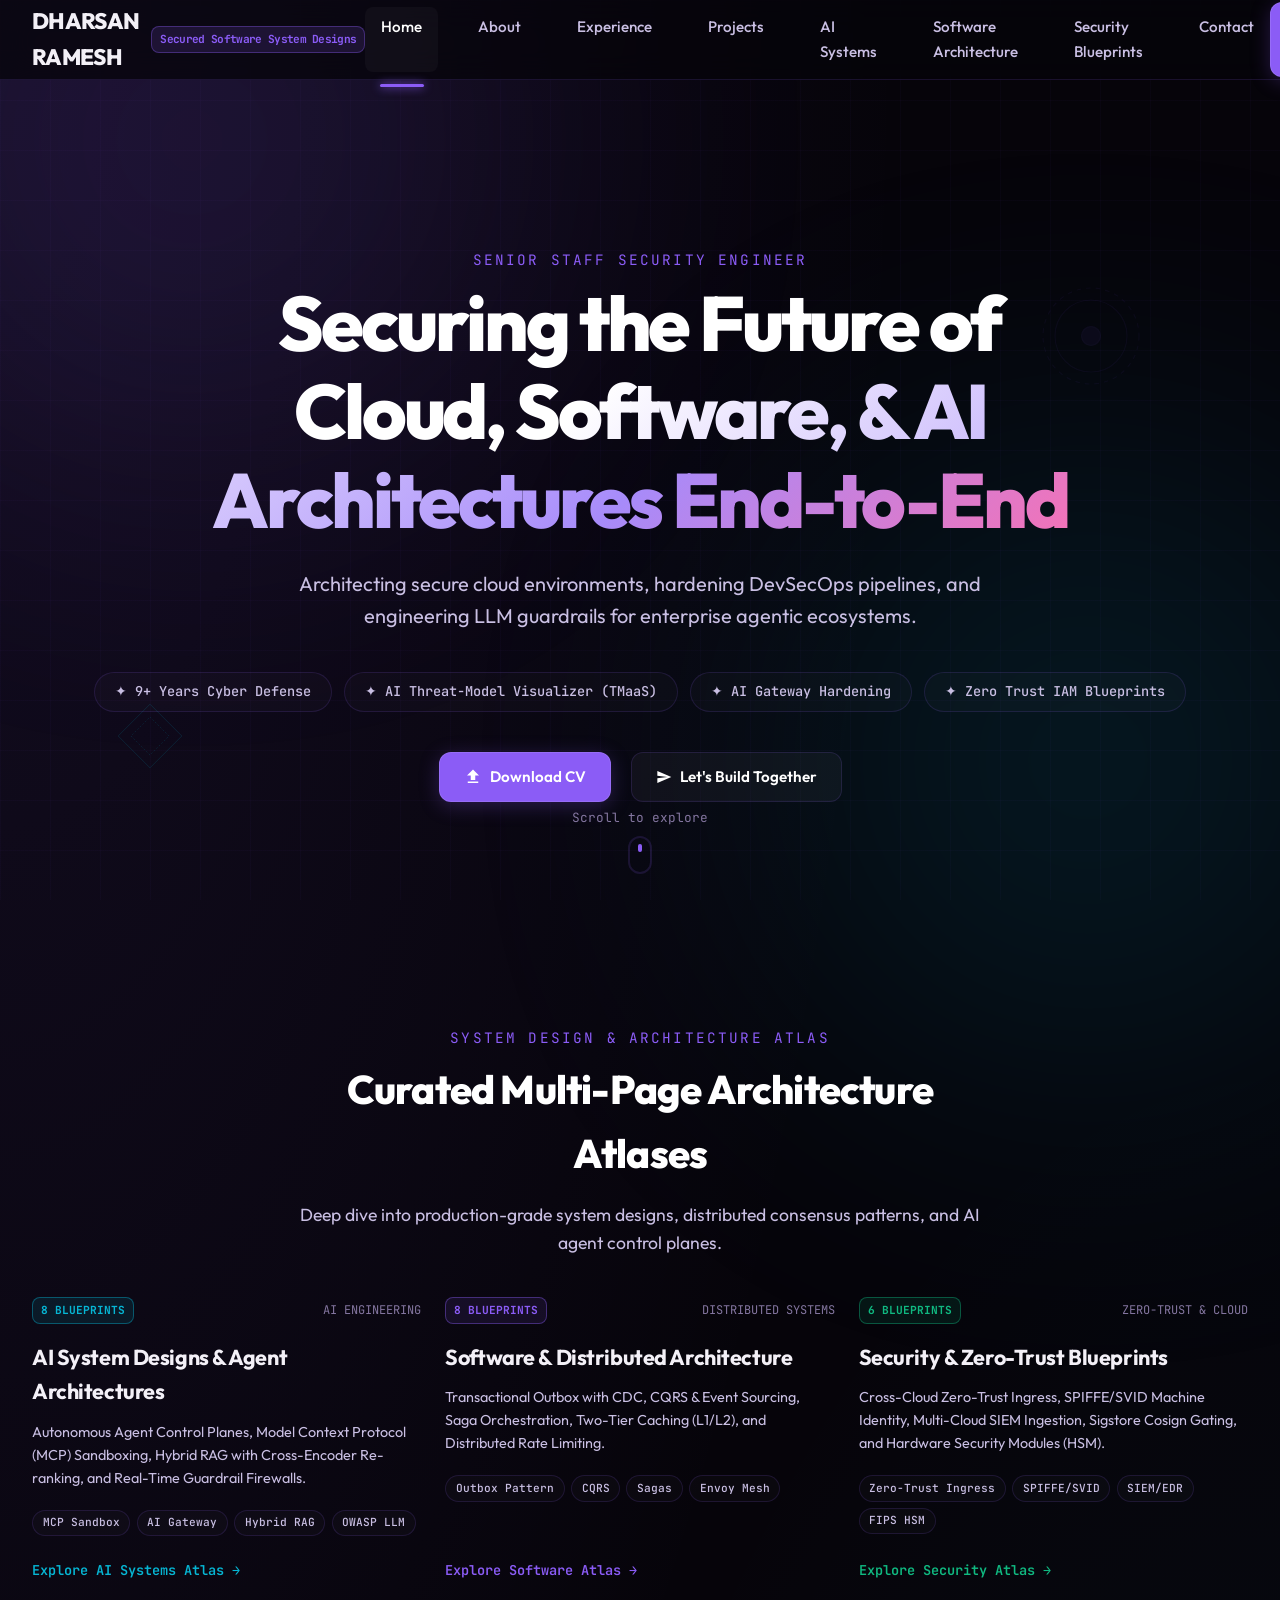
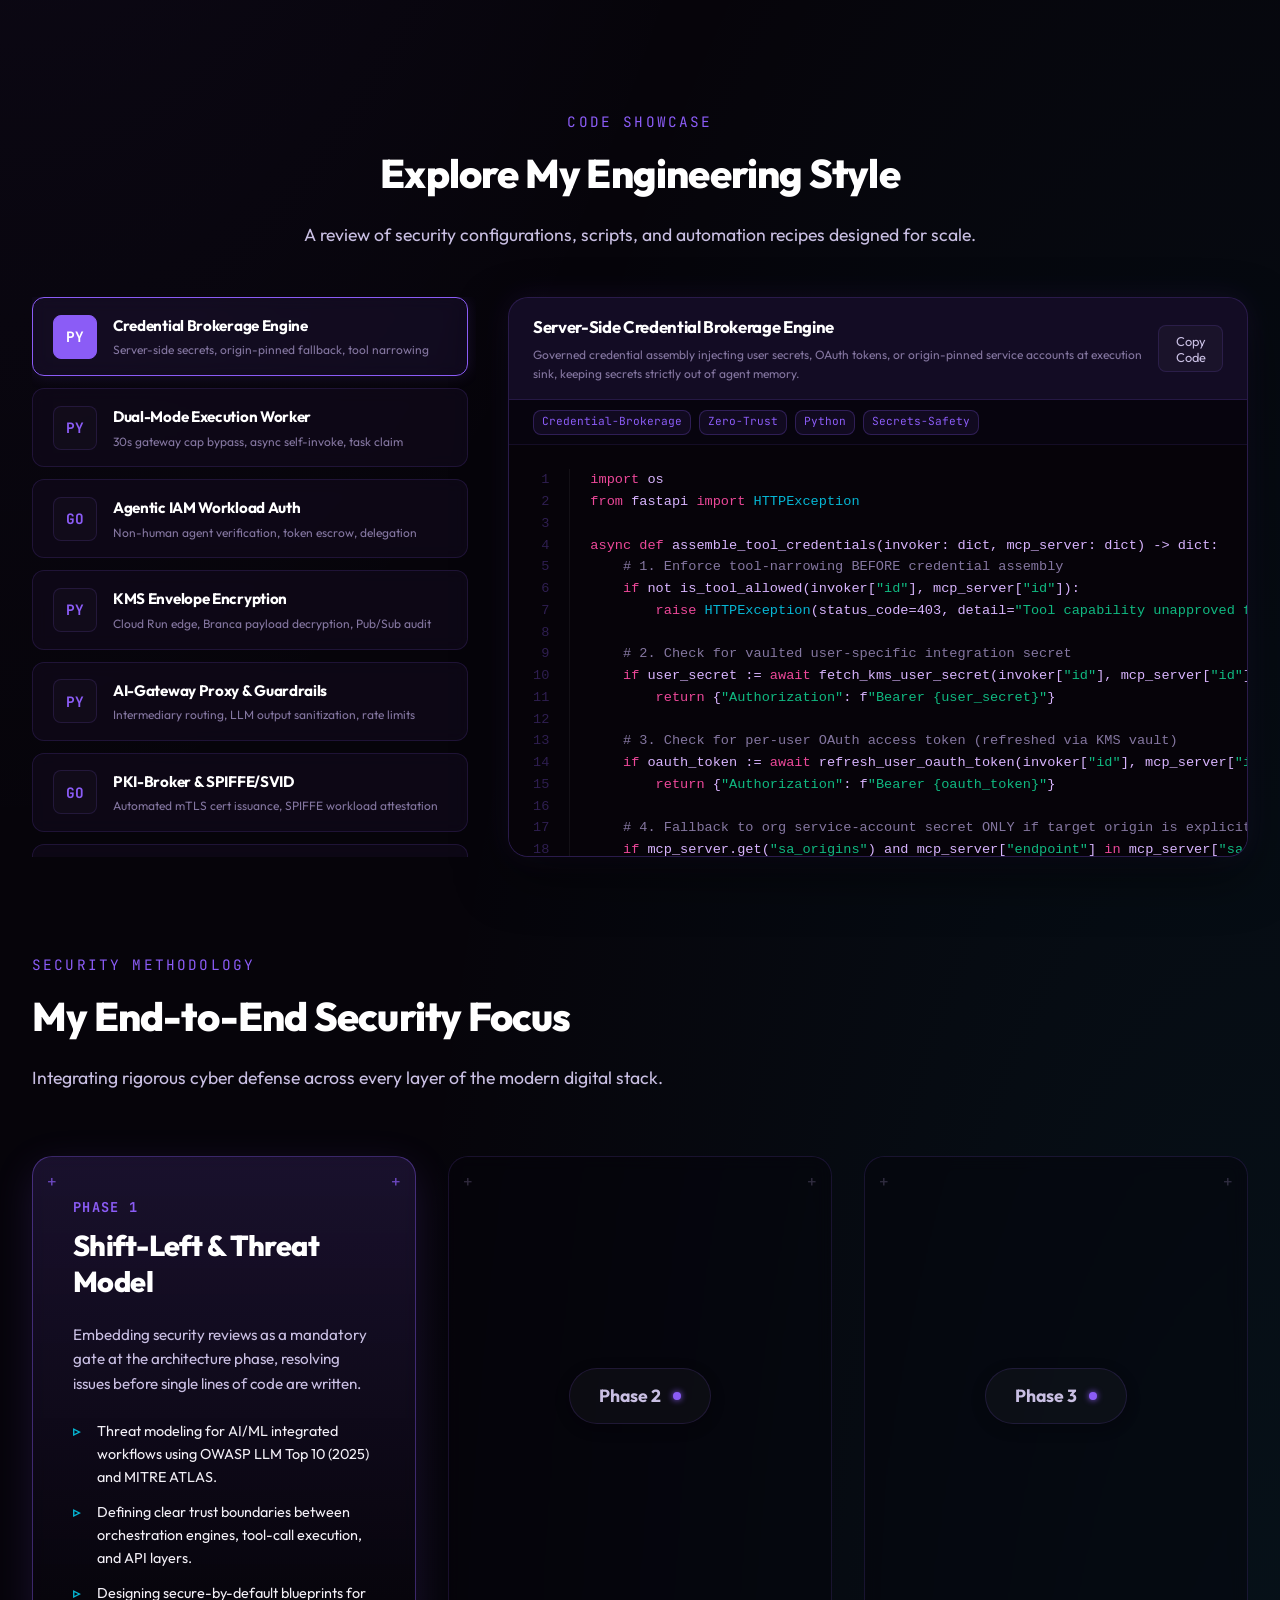
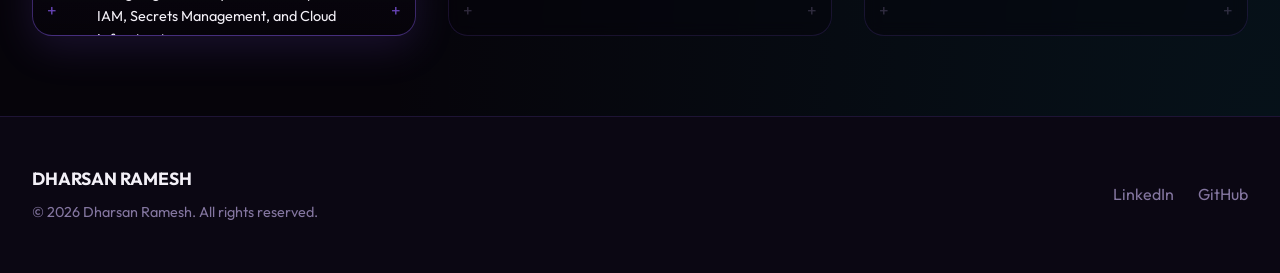
<file: index.html>
<!DOCTYPE html>
<html lang="en">
<head>
    <meta charset="UTF-8">
    <meta name="viewport" content="width=device-width, initial-scale=1.0">
    <title>Dharsan Ramesh | Senior Staff Security Architect - Cyber &amp; AI Security Portfolio</title>
    
    <!-- SEO Meta Tags -->
    <meta name="description" content="Professional portfolio of Dharsan Ramesh, Senior Staff Security Engineer specializing in DevSecOps, Cloud Security, and AI Security (LLM Guardrails, Agentic / MCP Security).">
    <meta name="keywords" content="Dharsan Ramesh, Cyber Security, AI Security, LLM Security, DevSecOps, Cloud Security, JumpCloud, Security Architect, OWASP LLM Top 10, MITRE ATLAS, AWS Security, Microsoft Cybersecurity Architect">
    
    <!-- Fonts -->
    <link rel="preconnect" href="https://fonts.googleapis.com">
    <link rel="preconnect" href="https://fonts.gstatic.com" crossorigin>
    <link href="https://fonts.googleapis.com/css2?family=Outfit:wght@300;400;500;600;700;800&family=JetBrains+Mono:wght@400;500;600;700&display=swap" rel="stylesheet">
    
    <style>
        :root {
            --bg-primary: #06040a;
            --bg-secondary: #0b0713;
            --bg-card: rgba(17, 10, 28, 0.65);
            --bg-card-hover: rgba(26, 16, 42, 0.85);
            --bg-modal: #090510;
            --text-primary: #f3f0f7;
            --text-secondary: #c9bfe3;
            --text-muted: #8476a0;

            --border-color: rgba(139, 92, 246, 0.15);
            --border-hover: rgba(139, 92, 246, 0.4);
            
            --primary: #8b5cf6;
            --primary-glow: rgba(139, 92, 246, 0.35);
            --secondary: #ec4899;
            --cyan: #06b6d4;
            --emerald: #10b981;
            --amber: #f59e0b;
            
            --font-sans: 'Outfit', -apple-system, BlinkMacSystemFont, 'Segoe UI', sans-serif;
            --font-mono: 'JetBrains Mono', 'Fira Code', monospace;
            
            --radius-sm: 8px;
            --radius-md: 12px;
            --radius-lg: 20px;
            --radius-full: 9999px;
            
            --transition: all 0.3s cubic-bezier(0.4, 0, 0.2, 1);
        }

        * {
            box-sizing: border-box;
            margin: 0;
            padding: 0;
        }

        html {
            scroll-behavior: smooth;
        }

        body {
            font-family: var(--font-sans);
            background-color: var(--bg-primary);
            background-image: 
                radial-gradient(at 0% 0%, rgba(139, 92, 246, 0.1) 0px, transparent 50%),
                radial-gradient(at 100% 100%, rgba(6, 182, 212, 0.08) 0px, transparent 50%);
            color: var(--text-primary);
            line-height: 1.6;
            min-height: 100vh;
            overflow-x: hidden;
        }

        /* Ambient glows and background grid */
        .grid-background {
            position: fixed;
            top: 0;
            left: 0;
            width: 100vw;
            height: 100vh;
            background-image: 
                linear-gradient(rgba(139, 92, 246, 0.03) 1px, transparent 1px),
                linear-gradient(90deg, rgba(139, 92, 246, 0.03) 1px, transparent 1px);
            background-size: 50px 50px;
            pointer-events: none;
            z-index: -1;
        }

        .ambient-glow {
            position: fixed;
            width: 50vw;
            height: 50vw;
            border-radius: var(--radius-full);
            filter: blur(150px);
            opacity: 0.12;
            pointer-events: none;
            z-index: -2;
        }
        .glow-top {
            top: -20vh;
            left: -10vw;
            background: var(--primary);
        }
        .glow-bottom {
            bottom: -20vh;
            right: -10vw;
            background: var(--cyan);
        }

        /* Utility classes */
        .container {
            max-width: 1300px;
            margin: 0 auto;
            padding: 0 2rem;
        }

        /* Typography */
        h1, h2, h3, h4 {
            font-weight: 700;
            letter-spacing: -0.02em;
            color: #fff;
        }

        a {
            color: inherit;
            text-decoration: none;
        }

        button {
            font-family: inherit;
            border: none;
            background: none;
            cursor: pointer;
        }

        .gradient-text {
            background: linear-gradient(135deg, #fff 20%, #a78bfa 70%, #f472b6 100%);
            -webkit-background-clip: text;
            -webkit-text-fill-color: transparent;
            background-clip: text;
        }

        /* Scrollbar styling */
        ::-webkit-scrollbar {
            width: 8px;
        }
        ::-webkit-scrollbar-track {
            background: var(--bg-primary);
        }
        ::-webkit-scrollbar-thumb {
            background: var(--border-color);
            border-radius: var(--radius-full);
        }
        ::-webkit-scrollbar-thumb:hover {
            background: var(--border-hover);
        }

        /* Navigation Bar */
        .navbar {
            position: fixed;
            top: 0;
            left: 0;
            right: 0;
            height: 80px;
            background: rgba(6, 4, 10, 0.75);
            border-bottom: 1px solid var(--border-color);
            backdrop-filter: blur(16px);
            -webkit-backdrop-filter: blur(16px);
            z-index: 1000;
            transition: var(--transition);
        }

        .nav-container {
            display: flex;
            align-items: center;
            justify-content: space-between;
            height: 100%;
        }

        .logo {
            display: flex;
            align-items: center;
            gap: 0.75rem;
            font-weight: 800;
            font-size: 1.4rem;
            letter-spacing: -0.03em;
        }

        .logo-shield {
            font-family: var(--font-mono);
            font-size: 0.7rem;
            font-weight: 700;
            background: rgba(139, 92, 246, 0.15);
            color: var(--primary);
            border: 1px solid rgba(139, 92, 246, 0.35);
            padding: 0.2rem 0.5rem;
            border-radius: var(--radius-sm);
            white-space: nowrap;
        }

        .nav-links {
            display: flex;
            gap: 1.5rem;
        }

        .nav-link {
            font-size: 0.95rem;
            font-weight: 500;
            color: var(--text-secondary);
            padding: 0.5rem 1rem;
            border-radius: var(--radius-sm);
            transition: var(--transition);
            position: relative;
        }

        .nav-link:hover, .nav-link.active {
            color: #fff;
            background: rgba(255, 255, 255, 0.03);
        }

        .nav-link.active::after {
            content: '';
            position: absolute;
            bottom: -15px;
            left: 20%;
            right: 20%;
            height: 3px;
            background: var(--primary);
            box-shadow: 0 0 10px var(--primary);
            border-radius: var(--radius-full);
        }

        .nav-cta {
            display: flex;
            align-items: center;
            gap: 1rem;
        }

        .btn {
            padding: 0.75rem 1.5rem;
            font-size: 0.95rem;
            font-weight: 600;
            border-radius: var(--radius-md);
            transition: var(--transition);
            display: inline-flex;
            align-items: center;
            gap: 0.5rem;
        }

        .btn-primary {
            background: var(--primary);
            color: #fff;
            border: 1px solid rgba(255, 255, 255, 0.1);
            box-shadow: 0 4px 20px rgba(139, 92, 246, 0.25);
        }

        .btn-primary:hover {
            transform: translateY(-2px);
            box-shadow: 0 6px 24px rgba(139, 92, 246, 0.4);
            background: #9d73f8;
        }

        .btn-secondary {
            background: rgba(255, 255, 255, 0.04);
            color: #fff;
            border: 1px solid var(--border-color);
        }

        .btn-secondary:hover {
            background: rgba(255, 255, 255, 0.08);
            border-color: var(--border-hover);
            transform: translateY(-2px);
        }

        /* Mobile Menu Button */
        .mobile-menu-btn {
            display: none;
            color: var(--text-primary);
            font-size: 1.5rem;
        }

        /* Main View Router styling */
        .app-view {
            padding-top: 120px;
            padding-bottom: 80px;
            display: none;
            min-height: calc(100vh - 80px);
        }

        .app-view.active {
            display: block;
            animation: viewFadeIn 0.5s cubic-bezier(0.4, 0, 0.2, 1);
        }

        @keyframes viewFadeIn {
            from {
                opacity: 0;
                transform: translateY(12px);
            }
            to {
                opacity: 1;
                transform: translateY(0);
            }
        }

        /* Section layout */
        .section-header {
            max-width: 700px;
            margin-bottom: 4rem;
        }

        .section-pretitle {
            font-family: var(--font-mono);
            color: var(--primary);
            font-size: 0.9rem;
            text-transform: uppercase;
            letter-spacing: 0.15em;
            margin-bottom: 0.5rem;
            display: block;
        }

        .section-title {
            font-size: 2.5rem;
            font-weight: 800;
            margin-bottom: 1rem;
        }

        .section-subtitle {
            color: var(--text-secondary);
            font-size: 1.1rem;
        }

        /* Card styles */
        .card {
            background: var(--bg-card);
            border: 1px solid var(--border-color);
            border-radius: var(--radius-md);
            padding: 2rem;
            transition: var(--transition);
            position: relative;
            overflow: hidden;
            backdrop-filter: blur(10px);
            -webkit-backdrop-filter: blur(10px);
        }

        .card:hover {
            background: var(--bg-card-hover);
            border-color: var(--border-hover);
            transform: translateY(-4px);
            box-shadow: 0 12px 30px rgba(0, 0, 0, 0.3);
        }

        /* HOME SECTION */
        /* Centered Hero Section */
        .hero-centered {
            display: flex;
            flex-direction: column;
            align-items: center;
            text-align: center;
            padding: 8rem 0 6rem 0;
            position: relative;
            min-height: calc(85vh - 80px);
            justify-content: center;
        }

        .hero-centered h2 {
            font-size: 4.8rem;
            font-weight: 800;
            line-height: 1.15;
            margin-bottom: 1.5rem;
            letter-spacing: -0.04em;
            max-width: 950px;
        }

        .hero-centered .hero-desc {
            font-size: 1.25rem;
            color: var(--text-secondary);
            margin-bottom: 2.5rem;
            max-width: 760px;
            line-height: 1.6;
        }

        /* Stats Pill Row */
        .hero-stats-row {
            display: flex;
            gap: 0.75rem;
            flex-wrap: wrap;
            justify-content: center;
            margin-bottom: 2.5rem;
        }

        .hero-stat-pill {
            padding: 0.5rem 1.25rem;
            background: rgba(255, 255, 255, 0.02);
            border: 1px solid var(--border-color);
            border-radius: var(--radius-full);
            font-family: var(--font-mono);
            font-size: 0.85rem;
            font-weight: 500;
            color: var(--text-secondary);
            transition: var(--transition);
        }

        .hero-stat-pill:hover {
            border-color: var(--border-hover);
            background: rgba(139, 92, 246, 0.05);
            color: #fff;
        }

        .hero-actions {
            display: flex;
            gap: 1.25rem;
            flex-wrap: wrap;
            justify-content: center;
        }

        /* Mouse Scroll Indicator */
        .scroll-indicator {
            position: absolute;
            bottom: 1.5rem;
            left: 50%;
            transform: translateX(-50%);
            display: flex;
            flex-direction: column;
            align-items: center;
            gap: 0.5rem;
            color: var(--text-muted);
            font-size: 0.8rem;
            font-family: var(--font-mono);
        }

        .scroll-mouse {
            width: 24px;
            height: 38px;
            border: 2px solid var(--border-color);
            border-radius: var(--radius-full);
            position: relative;
        }

        .scroll-wheel {
            width: 4px;
            height: 8px;
            background: var(--primary);
            border-radius: var(--radius-full);
            position: absolute;
            top: 6px;
            left: 50%;
            transform: translateX(-50%);
            animation: scrollWheelAnim 1.6s infinite ease-in-out;
        }

        @keyframes scrollWheelAnim {
            0% { top: 6px; opacity: 1; }
            50% { top: 16px; opacity: 0.3; }
            100% { top: 6px; opacity: 1; }
        }

        /* Vector Floating Shapes */
        .vector-shape {
            position: absolute;
            pointer-events: none;
            opacity: 0.15;
            transition: var(--transition);
        }

        .shape-1 {
            top: 20%;
            right: 8%;
            width: 120px;
            height: 120px;
            color: var(--primary-glow);
        }

        .shape-2 {
            bottom: 15%;
            left: 6%;
            width: 90px;
            height: 90px;
            color: var(--cyan);
        }

        /* Code Showcase Section */
        .code-showcase-section {
            margin-top: 8rem;
            margin-bottom: 6rem;
        }

        .code-showcase-grid {
            display: grid;
            grid-template-columns: 0.75fr 1.25fr;
            gap: 2rem;
            margin-top: 2.5rem;
        }

        /* Left column tabs list */
        .code-tabs-list {
            display: flex;
            flex-direction: column;
            gap: 0.75rem;
            max-height: 560px;
            overflow-y: auto;
            padding-right: 0.5rem;
        }

        .code-tabs-list::-webkit-scrollbar {
            width: 4px;
        }

        .code-tabs-list::-webkit-scrollbar-thumb {
            background: rgba(139, 92, 246, 0.3);
            border-radius: var(--radius-full);
        }

        .code-tab-card {
            background: var(--bg-card);
            border: 1px solid var(--border-color);
            border-radius: var(--radius-md);
            padding: 1rem 1.25rem;
            cursor: pointer;
            transition: var(--transition);
            display: flex;
            align-items: center;
            gap: 1rem;
            text-align: left;
            backdrop-filter: blur(8px);
            -webkit-backdrop-filter: blur(8px);
        }

        .code-tab-card:hover {
            background: var(--bg-card-hover);
            border-color: var(--border-hover);
            transform: translateX(4px);
        }

        .code-tab-card.active {
            border-color: var(--primary);
            background: rgba(139, 92, 246, 0.08);
            box-shadow: 0 0 15px rgba(139, 92, 246, 0.15);
        }

        .code-tab-icon {
            width: 44px;
            height: 44px;
            border-radius: var(--radius-sm);
            background: rgba(255, 255, 255, 0.02);
            border: 1px solid var(--border-color);
            display: flex;
            align-items: center;
            justify-content: center;
            font-family: var(--font-mono);
            font-weight: 700;
            font-size: 0.9rem;
            color: var(--primary);
            flex-shrink: 0;
            transition: var(--transition);
        }

        .code-tab-card.active .code-tab-icon {
            background: var(--primary);
            color: #fff;
            border-color: var(--primary);
        }

        .code-tab-meta {
            display: flex;
            flex-direction: column;
            gap: 0.25rem;
        }

        .code-tab-meta h4 {
            font-size: 0.95rem;
            font-weight: 700;
            color: #fff;
        }

        .code-tab-meta p {
            font-size: 0.75rem;
            color: var(--text-muted);
            line-height: 1.4;
        }

        /* Right column code terminal editor */
        .showcase-terminal {
            background: #090511;
            border: 1px solid rgba(139, 92, 246, 0.25);
            border-radius: var(--radius-lg);
            overflow: hidden;
            display: flex;
            flex-direction: column;
            box-shadow: 0 20px 50px rgba(0, 0, 0, 0.5), 0 0 30px rgba(139, 92, 246, 0.1);
            height: 560px;
        }

        .showcase-terminal-header {
            background: rgba(139, 92, 246, 0.08);
            border-bottom: 1px solid rgba(139, 92, 246, 0.15);
            padding: 1rem 1.5rem;
            display: flex;
            align-items: center;
            justify-content: space-between;
        }

        .showcase-terminal-meta {
            display: flex;
            flex-direction: column;
            gap: 0.25rem;
        }

        .showcase-terminal-meta h4 {
            font-size: 1.05rem;
            font-weight: 700;
            color: #fff;
        }

        .showcase-terminal-meta p {
            font-size: 0.75rem;
            color: var(--text-muted);
        }

        .showcase-terminal-actions {
            display: flex;
            align-items: center;
            gap: 1rem;
        }

        .terminal-btn {
            background: rgba(255, 255, 255, 0.03);
            border: 1px solid var(--border-color);
            padding: 0.4rem 0.8rem;
            border-radius: var(--radius-sm);
            color: var(--text-secondary);
            font-size: 0.8rem;
            transition: var(--transition);
            display: inline-flex;
            align-items: center;
            gap: 0.4rem;
        }

        .terminal-btn:hover {
            background: rgba(255, 255, 255, 0.08);
            color: #fff;
            border-color: var(--border-hover);
        }

        .showcase-terminal-tags {
            display: flex;
            gap: 0.5rem;
            background: rgba(0, 0, 0, 0.2);
            padding: 0.6rem 1.5rem;
            border-bottom: 1px solid rgba(139, 92, 246, 0.1);
            flex-wrap: wrap;
        }

        .showcase-tag {
            font-family: var(--font-mono);
            font-size: 0.7rem;
            background: rgba(139, 92, 246, 0.08);
            color: var(--primary);
            border: 1px solid rgba(139, 92, 246, 0.25);
            padding: 0.15rem 0.5rem;
            border-radius: var(--radius-sm);
        }

        .showcase-terminal-body {
            flex-grow: 1;
            padding: 1.5rem;
            overflow-y: auto;
            background: #060309;
            font-family: var(--font-mono);
            font-size: 0.85rem;
            line-height: 1.6;
        }

        .code-pre {
            display: flex;
            align-items: flex-start;
        }

        .line-numbers {
            color: rgba(139, 92, 246, 0.3);
            text-align: right;
            padding-right: 1.25rem;
            user-select: none;
            border-right: 1px solid rgba(255, 255, 255, 0.05);
            margin-right: 1.25rem;
        }

        .code-lines-content {
            color: #d8b4fe;
            white-space: pre;
            flex-grow: 1;
        }

        .code-lines-content .terminal-comment { color: var(--text-muted); }
        .code-pre .terminal-key { color: var(--secondary); }
        .code-pre .terminal-val { color: var(--cyan); }
        .code-pre .terminal-str { color: var(--emerald); }

        /* Responsive */
        @media (max-width: 1024px) {
            .code-showcase-grid {
                grid-template-columns: 1fr;
            }
            .showcase-terminal {
                height: 400px;
            }
        }

        /* Approach Switcher */
        .approach-section {
            margin-top: 6rem;
        }

        .approach-cards {
            display: grid;
            grid-template-columns: repeat(3, 1fr);
            gap: 2rem;
            margin-top: 3rem;
        }

        .approach-card {
            background: rgba(6, 4, 10, 0.4);
            border: 1px solid var(--border-color);
            border-radius: var(--radius-lg);
            height: 480px;
            position: relative;
            padding: 2.5rem;
            cursor: pointer;
            transition: var(--transition);
            display: flex;
            flex-direction: column;
            justify-content: center;
            overflow: hidden;
            backdrop-filter: blur(8px);
            -webkit-backdrop-filter: blur(8px);
        }

        /* Inactive states */
        .approach-card .approach-card-content {
            display: none;
            opacity: 0;
            transition: var(--transition);
            flex-direction: column;
            height: 100%;
            justify-content: space-between;
        }

        .approach-card .phase-pill-container {
            display: flex;
            align-items: center;
            justify-content: center;
            height: 100%;
            width: 100%;
        }

        .phase-pill {
            padding: 0.8rem 1.8rem;
            border-radius: var(--radius-full);
            background: rgba(255, 255, 255, 0.03);
            border: 1px solid var(--border-color);
            color: var(--text-secondary);
            font-size: 1.1rem;
            font-weight: 700;
            display: inline-flex;
            align-items: center;
            gap: 0.75rem;
            box-shadow: 0 4px 15px rgba(0, 0, 0, 0.2);
            transition: var(--transition);
        }

        .phase-pill::after {
            content: '';
            width: 8px;
            height: 8px;
            border-radius: var(--radius-full);
            background: var(--primary);
            box-shadow: 0 0 6px var(--primary);
        }

        .approach-card:hover .phase-pill {
            border-color: var(--border-hover);
            background: rgba(139, 92, 246, 0.08);
            color: #fff;
            transform: scale(1.05);
        }

        /* Active states */
        .approach-card.active {
            background: linear-gradient(180deg, rgba(139, 92, 246, 0.15) 0%, rgba(6, 4, 10, 0.8) 100%);
            border-color: var(--border-hover);
            box-shadow: 0 12px 40px rgba(139, 92, 246, 0.15);
            cursor: default;
        }

        .approach-card.active .approach-card-content {
            display: flex;
            opacity: 1;
            animation: fadeIn 0.4s ease-out forwards;
        }

        .approach-card.active .phase-pill-container {
            display: none;
        }

        @keyframes fadeIn {
            from { opacity: 0; transform: translateY(10px); }
            to { opacity: 1; transform: translateY(0); }
        }

        /* Card Corner Crosshairs */
        .approach-card .corner {
            position: absolute;
            font-family: var(--font-mono);
            color: var(--text-muted);
            font-size: 1rem;
            font-weight: 400;
            opacity: 0.35;
            pointer-events: none;
            transition: var(--transition);
        }

        .approach-card.active .corner {
            color: var(--primary);
            opacity: 0.75;
        }

        .approach-card .corner.tl { top: 12px; left: 14px; }
        .approach-card .corner.tr { top: 12px; right: 14px; }
        .approach-card .corner.bl { bottom: 12px; left: 14px; }
        .approach-card .corner.br { bottom: 12px; right: 14px; }

        /* Card Content Inner details */
        .approach-card-header {
            margin-bottom: 1.5rem;
        }

        .approach-card-header .phase-label {
            font-family: var(--font-mono);
            color: var(--primary);
            font-size: 0.85rem;
            font-weight: 700;
            letter-spacing: 0.1em;
            text-transform: uppercase;
            margin-bottom: 0.5rem;
            display: block;
        }

        .approach-card-header h3 {
            font-size: 1.8rem;
            font-weight: 800;
            color: #fff;
            line-height: 1.25;
        }

        .approach-card-body {
            flex-grow: 1;
            display: flex;
            flex-direction: column;
            justify-content: space-between;
        }

        .approach-card-body p {
            color: var(--text-secondary);
            font-size: 0.95rem;
            line-height: 1.6;
            margin-bottom: 1.5rem;
        }

        .approach-card-bullets {
            list-style: none;
        }

        .approach-card-bullets li {
            position: relative;
            padding-left: 1.5rem;
            margin-bottom: 0.75rem;
            color: var(--text-primary);
            font-size: 0.9rem;
        }

        .approach-card-bullets li::before {
            content: "▹";
            position: absolute;
            left: 0;
            color: var(--cyan);
            font-weight: bold;
        }

        /* Responsive */
        @media (max-width: 900px) {
            .approach-cards {
                grid-template-columns: 1fr;
            }
            .approach-card {
                height: auto;
                min-height: 320px;
            }
        }

        /* ABOUT SECTION */
        .about-layout {
            display: grid;
            grid-template-columns: 0.7fr 1.3fr;
            gap: 4rem;
        }

        .about-sidebar {
            display: flex;
            flex-direction: column;
            gap: 2rem;
        }

        .avatar-container {
            width: 100%;
            aspect-ratio: 1;
            border-radius: var(--radius-lg);
            background: linear-gradient(135deg, var(--bg-card) 0%, #1e1136 100%);
            border: 2px solid var(--border-color);
            position: relative;
            overflow: hidden;
            display: flex;
            align-items: center;
            justify-content: center;
            box-shadow: 0 10px 30px rgba(0,0,0,0.3);
        }

        .avatar-img {
            width: 100%;
            height: 100%;
            object-fit: cover;
            object-position: center 20%;
            position: absolute;
            top: 0;
            left: 0;
            z-index: 2;
            border-radius: var(--radius-lg);
            transition: transform 0.5s ease;
        }

        .avatar-container:hover .avatar-img {
            transform: scale(1.03);
        }

        .avatar-glow {
            position: absolute;
            width: 120%;
            height: 120%;
            background: radial-gradient(circle, var(--primary-glow) 0%, transparent 60%);
            animation: rotateGlow 10s infinite linear;
        }

        @keyframes rotateGlow {
            0% { transform: rotate(0deg); }
            100% { transform: rotate(360deg); }
        }

        .avatar-text {
            font-size: 5rem;
            font-weight: 800;
            color: rgba(255,255,255,0.08);
            position: absolute;
            z-index: 1;
            font-family: var(--font-mono);
        }

        .avatar-shield-svg {
            width: 120px;
            height: 120px;
            color: var(--primary);
            z-index: 2;
            filter: drop-shadow(0 0 15px var(--primary-glow));
        }

        .info-list {
            list-style: none;
            display: flex;
            flex-direction: column;
            gap: 1.25rem;
        }

        .info-item {
            display: flex;
            align-items: center;
            gap: 1rem;
            font-size: 0.95rem;
            color: var(--text-secondary);
        }

        .info-icon {
            width: 40px;
            height: 40px;
            border-radius: var(--radius-sm);
            background: rgba(139, 92, 246, 0.08);
            border: 1px solid var(--border-color);
            display: flex;
            align-items: center;
            justify-content: center;
            color: var(--primary);
            flex-shrink: 0;
        }

        .about-main-content h3 {
            font-size: 2rem;
            margin-bottom: 1.5rem;
        }

        .about-bio {
            font-size: 1.1rem;
            color: var(--text-secondary);
            margin-bottom: 3rem;
        }

        .focus-tabs-container {
            margin-bottom: 4rem;
        }

        .focus-tabs {
            display: flex;
            gap: 0.75rem;
            margin-bottom: 1.5rem;
            flex-wrap: wrap;
        }

        .focus-tab {
            padding: 0.6rem 1.2rem;
            border: 1px solid var(--border-color);
            border-radius: var(--radius-sm);
            color: var(--text-muted);
            font-weight: 600;
            font-size: 0.9rem;
            transition: var(--transition);
        }

        .focus-tab:hover, .focus-tab.active {
            border-color: var(--border-hover);
            color: #fff;
        }

        .focus-tab.active {
            background: rgba(139, 92, 246, 0.15);
            border-color: var(--primary);
        }

        .focus-content-panel {
            display: none;
            background: rgba(255,255,255,0.01);
            border: 1px solid var(--border-color);
            padding: 2rem;
            border-radius: var(--radius-md);
            animation: viewFadeIn 0.3s ease-out;
        }

        .focus-content-panel.active {
            display: block;
        }

        .focus-content-panel h4 {
            font-size: 1.3rem;
            margin-bottom: 1rem;
            color: var(--cyan);
        }

        .focus-content-panel p {
            color: var(--text-secondary);
        }

        /* Tech Stack Subtabs */
        .tech-stack-container {
            margin-top: 3rem;
        }

        .tech-nav {
            display: flex;
            gap: 0.5rem;
            background: rgba(0,0,0,0.2);
            padding: 0.4rem;
            border-radius: var(--radius-md);
            border: 1px solid var(--border-color);
            margin-bottom: 2rem;
            flex-wrap: wrap;
        }

        .tech-nav-btn {
            flex: 1;
            min-width: 140px;
            padding: 0.8rem 1rem;
            border-radius: var(--radius-sm);
            color: var(--text-muted);
            font-weight: 600;
            font-size: 0.85rem;
            text-align: center;
            transition: var(--transition);
        }

        .tech-nav-btn.active, .tech-nav-btn:hover {
            color: #fff;
            background: var(--bg-card-hover);
        }

        .tech-nav-btn.active {
            background: var(--primary);
            box-shadow: 0 4px 15px rgba(139,92,246,0.2);
        }

        .tech-grid {
            display: none;
            grid-template-columns: repeat(auto-fill, minmax(180px, 1fr));
            gap: 1rem;
            animation: viewFadeIn 0.3s ease-out;
        }

        .tech-grid.active {
            display: grid;
        }

        .tech-tag {
            background: rgba(255, 255, 255, 0.02);
            border: 1px solid var(--border-color);
            padding: 1rem;
            border-radius: var(--radius-sm);
            display: flex;
            align-items: center;
            gap: 0.75rem;
            font-weight: 500;
            font-size: 0.9rem;
            transition: var(--transition);
        }

        .tech-tag:hover {
            border-color: var(--border-hover);
            background: rgba(139, 92, 246, 0.05);
            transform: translateY(-2px);
        }

        .tech-icon {
            width: 20px;
            height: 20px;
            color: var(--cyan);
        }

        /* EXPERIENCE TIMELINE */
        .timeline {
            position: relative;
            max-width: 1000px;
            margin: 0 auto;
            padding-left: 2rem;
        }

        .timeline::before {
            content: '';
            position: absolute;
            left: 0;
            top: 0;
            bottom: 0;
            width: 2px;
            background: linear-gradient(to bottom, var(--primary), var(--cyan), transparent);
        }

        .timeline-item {
            position: relative;
            margin-bottom: 4rem;
        }

        .timeline-marker {
            position: absolute;
            left: -2.45rem;
            top: 0.5rem;
            width: 16px;
            height: 16px;
            border-radius: var(--radius-full);
            background: var(--bg-primary);
            border: 3px solid var(--primary);
            box-shadow: 0 0 10px var(--primary);
            transition: var(--transition);
        }

        .timeline-item:hover .timeline-marker {
            background: var(--cyan);
            border-color: var(--cyan);
            box-shadow: 0 0 15px var(--cyan);
            transform: scale(1.2);
        }

        .timeline-header-block {
            display: flex;
            justify-content: space-between;
            align-items: flex-start;
            flex-wrap: wrap;
            gap: 1rem;
            margin-bottom: 1rem;
        }

        .timeline-role {
            font-size: 1.4rem;
            font-weight: 700;
            color: #fff;
        }

        .timeline-company-block {
            display: flex;
            align-items: center;
            gap: 0.5rem;
            color: var(--primary);
            font-weight: 600;
            font-size: 1.1rem;
            margin-top: 0.25rem;
        }

        .timeline-date {
            font-family: var(--font-mono);
            font-size: 0.9rem;
            color: var(--text-muted);
            background: rgba(255,255,255,0.03);
            border: 1px solid var(--border-color);
            padding: 0.25rem 0.75rem;
            border-radius: var(--radius-sm);
        }

        .timeline-details {
            margin-top: 1.5rem;
            list-style: none;
            display: flex;
            flex-direction: column;
            gap: 0.75rem;
        }

        .timeline-details li {
            position: relative;
            padding-left: 1.5rem;
            color: var(--text-secondary);
            font-size: 0.95rem;
        }

        .timeline-details li::before {
            content: "▹";
            position: absolute;
            left: 0;
            color: var(--primary);
        }

        /* PROJECTS & CASE STUDIES */
        .projects-grid {
            display: grid;
            grid-template-columns: repeat(auto-fill, minmax(360px, 1fr));
            gap: 2rem;
        }

        .project-card {
            display: flex;
            flex-direction: column;
            height: 100%;
        }

        .project-meta {
            display: flex;
            justify-content: space-between;
            align-items: center;
            margin-bottom: 1.25rem;
        }

        .project-tag {
            font-family: var(--font-mono);
            font-size: 0.75rem;
            background: rgba(139, 92, 246, 0.08);
            border: 1px solid var(--border-color);
            color: var(--primary);
            padding: 0.2rem 0.6rem;
            border-radius: var(--radius-sm);
        }

        .project-card h3 {
            font-size: 1.5rem;
            margin-bottom: 1rem;
            transition: var(--transition);
        }

        .project-card:hover h3 {
            color: var(--primary);
        }

        .project-desc {
            color: var(--text-secondary);
            font-size: 0.95rem;
            margin-bottom: 2rem;
            flex-grow: 1;
        }

        .project-link-row {
            display: flex;
            justify-content: space-between;
            align-items: center;
            border-top: 1px solid var(--border-color);
            padding-top: 1.25rem;
            margin-top: auto;
        }

        .project-arrow {
            color: var(--primary);
            font-weight: bold;
            font-size: 1.1rem;
            transition: var(--transition);
        }

        .project-card:hover .project-arrow {
            transform: translateX(4px);
            color: var(--cyan);
        }

        /* CASE STUDY MODAL OVERLAY */
        .modal-overlay {
            position: fixed;
            top: 0;
            left: 0;
            right: 0;
            bottom: 0;
            background: rgba(6, 4, 10, 0.85);
            backdrop-filter: blur(16px);
            -webkit-backdrop-filter: blur(16px);
            z-index: 2000;
            display: none;
            align-items: center;
            justify-content: center;
            padding: 2rem;
        }

        .modal-overlay.active {
            display: flex;
            animation: modalFadeIn 0.3s ease-out;
        }

        @keyframes modalFadeIn {
            from { opacity: 0; }
            to { opacity: 1; }
        }

        .modal-container {
            background: var(--bg-modal);
            border: 1px solid rgba(139, 92, 246, 0.3);
            border-radius: var(--radius-lg);
            max-width: 900px;
            width: 100%;
            max-height: 85vh;
            overflow-y: auto;
            position: relative;
            box-shadow: 0 25px 60px rgba(0,0,0,0.6), 0 0 40px rgba(139,92,246,0.15);
            transform: translateY(20px);
            transition: var(--transition);
        }

        .modal-overlay.active .modal-container {
            transform: translateY(0);
        }

        .modal-close-btn {
            position: absolute;
            top: 1.5rem;
            right: 1.5rem;
            width: 40px;
            height: 40px;
            border-radius: var(--radius-full);
            background: rgba(255,255,255,0.03);
            border: 1px solid var(--border-color);
            color: var(--text-secondary);
            display: flex;
            align-items: center;
            justify-content: center;
            font-size: 1.25rem;
            transition: var(--transition);
            z-index: 10;
        }

        .modal-close-btn:hover {
            background: rgba(255,255,255,0.08);
            color: #fff;
            transform: rotate(90deg);
        }

        .modal-content {
            padding: 3rem;
        }

        .modal-header {
            margin-bottom: 2.5rem;
        }

        .modal-tag {
            font-family: var(--font-mono);
            color: var(--primary);
            font-size: 0.85rem;
            text-transform: uppercase;
            letter-spacing: 0.1em;
            margin-bottom: 0.5rem;
            display: block;
        }

        .modal-title {
            font-size: 2.2rem;
            font-weight: 800;
            line-height: 1.2;
            margin-bottom: 1rem;
        }

        .modal-meta-grid {
            display: grid;
            grid-template-columns: repeat(auto-fit, minmax(180px, 1fr));
            gap: 1.5rem;
            background: rgba(255,255,255,0.02);
            border: 1px solid var(--border-color);
            padding: 1.25rem;
            border-radius: var(--radius-md);
            margin-top: 1.5rem;
        }

        .modal-meta-item span {
            display: block;
        }
        .modal-meta-label {
            font-size: 0.75rem;
            text-transform: uppercase;
            color: var(--text-muted);
            letter-spacing: 0.05em;
            font-weight: 600;
        }
        .modal-meta-value {
            font-size: 0.95rem;
            font-weight: 600;
            color: #fff;
            margin-top: 0.25rem;
        }

        .modal-body h4 {
            font-size: 1.4rem;
            margin: 2.5rem 0 1rem 0;
            color: var(--cyan);
            border-bottom: 1px solid var(--border-color);
            padding-bottom: 0.5rem;
        }

        .modal-body p {
            color: var(--text-secondary);
            margin-bottom: 1.25rem;
            font-size: 1rem;
        }

        .modal-body ul {
            list-style: none;
            display: flex;
            flex-direction: column;
            gap: 0.75rem;
            margin-bottom: 1.5rem;
        }

        .modal-body li {
            position: relative;
            padding-left: 1.5rem;
            color: var(--text-secondary);
        }

        .modal-body li::before {
            content: "✦";
            position: absolute;
            left: 0;
            color: var(--primary);
        }

        /* CONTACT SECTION */
        .contact-layout {
            display: grid;
            grid-template-columns: 0.8fr 1.2fr;
            gap: 4rem;
        }

        .contact-info-panel {
            display: flex;
            flex-direction: column;
            gap: 2rem;
        }

        .contact-card {
            background: rgba(255,255,255,0.01);
            border: 1px solid var(--border-color);
            border-radius: var(--radius-md);
            padding: 2.5rem;
        }

        .contact-card h3 {
            font-size: 1.6rem;
            margin-bottom: 1rem;
        }

        .contact-card p {
            color: var(--text-secondary);
            margin-bottom: 2rem;
        }

        /* Multi-step Wizard Form */
        .wizard-container {
            background: var(--bg-card);
            border: 1px solid var(--border-color);
            border-radius: var(--radius-md);
            padding: 3rem;
            position: relative;
        }

        .wizard-progress {
            display: flex;
            justify-content: space-between;
            align-items: center;
            position: relative;
            margin-bottom: 3rem;
        }

        .wizard-progress::before {
            content: '';
            position: absolute;
            left: 0;
            right: 0;
            top: 50%;
            height: 2px;
            background: var(--border-color);
            z-index: 1;
        }

        .wizard-progress-bar {
            position: absolute;
            left: 0;
            top: 50%;
            height: 2px;
            background: var(--primary);
            box-shadow: 0 0 8px var(--primary);
            z-index: 2;
            width: 0%;
            transition: var(--transition);
        }

        .wizard-step-node {
            width: 32px;
            height: 32px;
            border-radius: var(--radius-full);
            background: var(--bg-secondary);
            border: 2px solid var(--border-color);
            display: flex;
            align-items: center;
            justify-content: center;
            font-size: 0.85rem;
            font-weight: 700;
            z-index: 3;
            transition: var(--transition);
        }

        .wizard-step-node.active {
            border-color: var(--primary);
            background: var(--primary);
            color: #fff;
            box-shadow: 0 0 12px var(--primary-glow);
        }

        .wizard-step-node.completed {
            border-color: var(--emerald);
            background: var(--emerald);
            color: #fff;
        }

        .wizard-form-step {
            display: none;
            animation: viewFadeIn 0.3s ease-out;
        }

        .wizard-form-step.active {
            display: block;
        }

        .wizard-step-title {
            font-size: 1.4rem;
            font-weight: 700;
            margin-bottom: 1.5rem;
            color: #fff;
        }

        .form-group {
            margin-bottom: 1.5rem;
        }

        .form-group label {
            display: block;
            font-size: 0.85rem;
            font-weight: 600;
            text-transform: uppercase;
            color: var(--text-muted);
            letter-spacing: 0.05em;
            margin-bottom: 0.5rem;
        }

        .form-control {
            width: 100%;
            background: rgba(0,0,0,0.25);
            border: 1px solid var(--border-color);
            border-radius: var(--radius-sm);
            padding: 0.85rem 1rem;
            color: #fff;
            font-family: inherit;
            font-size: 0.95rem;
            transition: var(--transition);
        }

        .form-control:focus {
            outline: none;
            border-color: var(--primary);
            box-shadow: 0 0 10px var(--primary-glow);
            background: rgba(0,0,0,0.4);
        }

        .option-grid {
            display: grid;
            grid-template-columns: repeat(auto-fit, minmax(180px, 1fr));
            gap: 1rem;
        }

        .option-card {
            border: 1px solid var(--border-color);
            border-radius: var(--radius-sm);
            padding: 1.25rem;
            text-align: center;
            cursor: pointer;
            transition: var(--transition);
            background: rgba(255,255,255,0.01);
        }

        .option-card:hover {
            border-color: var(--border-hover);
            background: rgba(255,255,255,0.03);
        }

        .option-card.selected {
            border-color: var(--primary);
            background: rgba(139, 92, 246, 0.08);
            box-shadow: 0 0 10px var(--primary-glow);
        }

        .option-card h5 {
            font-size: 1rem;
            margin-bottom: 0.25rem;
            color: #fff;
        }

        .option-card p {
            font-size: 0.75rem;
            color: var(--text-muted);
        }

        .wizard-buttons {
            display: flex;
            justify-content: space-between;
            margin-top: 3rem;
            border-top: 1px solid var(--border-color);
            padding-top: 1.5rem;
        }

        /* Footer */
        .footer {
            border-top: 1px solid var(--border-color);
            padding: 3rem 0;
            background: var(--bg-secondary);
            margin-top: auto;
        }

        .footer-layout {
            display: flex;
            justify-content: space-between;
            align-items: center;
            flex-wrap: wrap;
            gap: 2rem;
        }

        .footer-logo {
            font-weight: 700;
            font-size: 1.1rem;
        }

        .footer-copy {
            color: var(--text-muted);
            font-size: 0.9rem;
        }

        .footer-socials {
            display: flex;
            gap: 1.5rem;
        }

        .social-link {
            color: var(--text-muted);
            transition: var(--transition);
        }

        .social-link:hover {
            color: var(--primary);
        }

        /* Success screen styling */
        .success-step {
            text-align: center;
            padding: 2rem 0;
        }
        
        .success-icon {
            width: 64px;
            height: 64px;
            border-radius: var(--radius-full);
            background: rgba(16, 185, 129, 0.1);
            color: var(--emerald);
            border: 2px solid var(--emerald);
            display: flex;
            align-items: center;
            justify-content: center;
            font-size: 2rem;
            margin: 0 auto 1.5rem auto;
            box-shadow: 0 0 15px rgba(16, 185, 129, 0.2);
        }

        /* Responsive Breakpoints */
        @media (max-width: 1024px) {
            .hero-grid, .about-layout, .contact-layout {
                grid-template-columns: 1fr;
                gap: 3rem;
            }
            .about-sidebar {
                flex-direction: row;
                flex-wrap: wrap;
            }
            .avatar-container {
                max-width: 300px;
            }
            .approach-panel.active {
                grid-template-columns: 1fr;
            }
        }

        @media (max-width: 768px) {
            .navbar {
                height: 70px;
            }
            .nav-links {
                display: none; /* simple responsive support, toggle class */
            }
            .mobile-menu-btn {
                display: block;
            }
            .hero-content h2 {
                font-size: 2.8rem;
            }
            .section-title {
                font-size: 2rem;
            }
            .modal-content {
                padding: 1.5rem;
            }
            .wizard-container {
                padding: 1.5rem;
            }
        }
    </style>
</head>
<body>

    <div class="grid-background"></div>
    <div class="ambient-glow glow-top"></div>
    <div class="ambient-glow glow-bottom"></div>

    <!-- Navigation -->
    <nav class="navbar">
        <div class="container nav-container">
            <a href="#" class="logo" onclick="switchView('home'); return false;">
                DHARSAN RAMESH
                <span class="logo-shield">Secured Software System Designs</span>
            </a>
            
            <div class="nav-links">
                <a href="#home" class="nav-link active" onclick="switchView('home'); return false;">Home</a>
                <a href="#about" class="nav-link" onclick="switchView('about'); return false;">About</a>
                <a href="#experience" class="nav-link" onclick="switchView('experience'); return false;">Experience</a>
                <a href="#projects" class="nav-link" onclick="switchView('projects'); return false;">Projects</a>
                <a href="ai-systems.html" class="nav-link">AI Systems</a>
                <a href="software-architecture.html" class="nav-link">Software Architecture</a>
                <a href="security-blueprints.html" class="nav-link">Security Blueprints</a>
                <a href="#contact" class="nav-link" onclick="switchView('contact'); return false;">Contact</a>
            </div>

            <div class="nav-cta">
                <a href="#contact" class="btn btn-primary" onclick="switchView('contact'); return false;">
                    <svg style="width:16px;height:16px;fill:currentColor" viewBox="0 0 24 24"><path d="M12 2C6.48 2 2 6.48 2 12s4.48 10 10 10 10-4.48 10-10S17.52 2 12 2zm1 15h-2v-6h2v6zm0-8h-2V7h2v2z"/></svg>
                    Consult Architect
                </a>
                <button class="mobile-menu-btn" onclick="toggleMobileMenu()">
                    <svg style="width:24px;height:24px;fill:currentColor" viewBox="0 0 24 24"><path d="M3 18h18v-2H3v2zm0-5h18v-2H3v2zm0-7v2h18V6H3z"/></svg>
                </button>
            </div>
        </div>
    </nav>

    <!-- VIEWS -->
    
    <!-- 1. HOME VIEW -->
    <section id="view-home" class="app-view active">
        <div class="container">
            
            <!-- Centered Hero -->
            <div class="hero-centered">
                <!-- Floating High-Tech Shapes -->
                <svg class="vector-shape shape-1" viewBox="0 0 100 100" fill="none" stroke="currentColor" stroke-width="1">
                    <circle cx="50" cy="50" r="40" stroke-dasharray="4 4" />
                    <circle cx="50" cy="50" r="30" />
                    <circle cx="50" cy="50" r="8" fill="currentColor" />
                </svg>
                <svg class="vector-shape shape-2" viewBox="0 0 100 100" fill="none" stroke="currentColor" stroke-width="1">
                    <rect x="25" y="25" width="50" height="50" transform="rotate(45 50 50)" />
                    <rect x="35" y="35" width="30" height="30" transform="rotate(45 50 50)" stroke-dasharray="2 2" />
                </svg>

                <span class="section-pretitle">SENIOR STAFF SECURITY ENGINEER</span>
                <h2>Securing the Future of <br><span class="gradient-text">Cloud, Software, &amp; AI Architectures End-to-End</span></h2>
                <p class="hero-desc">
                    Architecting secure cloud environments, hardening DevSecOps pipelines, and engineering LLM guardrails for enterprise agentic ecosystems.
                </p>
                
                <!-- Stat Pills -->
                <div class="hero-stats-row">
                    <span class="hero-stat-pill">✦ 9+ Years Cyber Defense</span>
                    <span class="hero-stat-pill">✦ AI Threat-Model Visualizer (TMaaS)</span>
                    <span class="hero-stat-pill">✦ AI Gateway Hardening</span>
                    <span class="hero-stat-pill">✦ Zero Trust IAM Blueprints</span>
                </div>

                <div class="hero-actions">
                    <a href="Dharsan_Ramesh_Resume.pdf" download="Dharsan_Ramesh_Resume.pdf" class="btn btn-primary">
                        <svg style="width:18px;height:18px;fill:currentColor" viewBox="0 0 24 24"><path d="M5 20h14v-2H5v2zM12 2L4 10h5v6h6v-6h5L12 2z"/></svg>
                        Download CV
                    </a>
                    <a href="#contact" class="btn btn-secondary" onclick="switchView('contact'); return false;">
                        <svg style="width:16px;height:16px;fill:currentColor" viewBox="0 0 24 24"><path d="M2.01 21L23 12 2.01 3 2 10l15 2-15 2z"/></svg>
                        Let's Build Together
                    </a>
                </div>

                <!-- Mouse Scroll -->
                <div class="scroll-indicator">
                    <span>Scroll to explore</span>
                    <div class="scroll-mouse">
                        <div class="scroll-wheel"></div>
                    </div>
                </div>
            </div>

            <!-- Featured Architecture Atlases Section -->
            <div class="code-showcase-section" style="margin-bottom: 4rem;">
                <div class="section-header" style="text-align:center; margin: 0 auto 2.5rem auto;">
                    <span class="section-pretitle">SYSTEM DESIGN &amp; ARCHITECTURE ATLAS</span>
                    <h2 class="section-title">Curated Multi-Page Architecture Atlases</h2>
                    <p class="section-subtitle">Deep dive into production-grade system designs, distributed consensus patterns, and AI agent control planes.</p>
                </div>

                <div style="display: grid; grid-template-columns: repeat(auto-fit, minmax(320px, 1fr)); gap: 1.5rem;">
                    
                    <!-- Atlas Card 1: AI Systems -->
                    <a href="ai-systems.html" class="experience-card" style="text-decoration:none; display:flex; flex-direction:column; justify-content:space-between; border-color: rgba(6, 182, 212, 0.3);">
                        <div>
                            <div style="display:flex; justify-content:space-between; align-items:center; margin-bottom:1rem;">
                                <span class="logo-shield" style="color:var(--cyan); border-color:rgba(6, 182, 212, 0.4); background:rgba(6, 182, 212, 0.1);">8 BLUEPRINTS</span>
                                <span style="font-family:var(--font-mono); font-size:0.75rem; color:var(--text-muted);">AI ENGINEERING</span>
                            </div>
                            <h3 style="font-size:1.35rem; font-weight:700; color:var(--text-primary); margin-bottom:0.75rem;">AI System Designs &amp; Agent Architectures</h3>
                            <p style="font-size:0.9rem; color:var(--text-secondary); line-height:1.6; margin-bottom:1.25rem;">
                                Autonomous Agent Control Planes, Model Context Protocol (MCP) Sandboxing, Hybrid RAG with Cross-Encoder Re-ranking, and Real-Time Guardrail Firewalls.
                            </p>
                            <div style="display:flex; flex-wrap:wrap; gap:0.4rem; margin-bottom:1.5rem;">
                                <span class="hero-stat-pill" style="font-size:0.7rem; padding:0.2rem 0.6rem;">MCP Sandbox</span>
                                <span class="hero-stat-pill" style="font-size:0.7rem; padding:0.2rem 0.6rem;">AI Gateway</span>
                                <span class="hero-stat-pill" style="font-size:0.7rem; padding:0.2rem 0.6rem;">Hybrid RAG</span>
                                <span class="hero-stat-pill" style="font-size:0.7rem; padding:0.2rem 0.6rem;">OWASP LLM</span>
                            </div>
                        </div>
                        <div style="display:flex; align-items:center; gap:0.5rem; font-family:var(--font-mono); font-size:0.85rem; color:var(--cyan); font-weight:600;">
                            <span>Explore AI Systems Atlas</span>
                            <span>→</span>
                        </div>
                    </a>

                    <!-- Atlas Card 2: Software Architecture -->
                    <a href="software-architecture.html" class="experience-card" style="text-decoration:none; display:flex; flex-direction:column; justify-content:space-between; border-color: rgba(139, 92, 246, 0.3);">
                        <div>
                            <div style="display:flex; justify-content:space-between; align-items:center; margin-bottom:1rem;">
                                <span class="logo-shield" style="color:var(--primary); border-color:rgba(139, 92, 246, 0.4); background:rgba(139, 92, 246, 0.1);">8 BLUEPRINTS</span>
                                <span style="font-family:var(--font-mono); font-size:0.75rem; color:var(--text-muted);">DISTRIBUTED SYSTEMS</span>
                            </div>
                            <h3 style="font-size:1.35rem; font-weight:700; color:var(--text-primary); margin-bottom:0.75rem;">Software &amp; Distributed Architecture</h3>
                            <p style="font-size:0.9rem; color:var(--text-secondary); line-height:1.6; margin-bottom:1.25rem;">
                                Transactional Outbox with CDC, CQRS &amp; Event Sourcing, Saga Orchestration, Two-Tier Caching (L1/L2), and Distributed Rate Limiting.
                            </p>
                            <div style="display:flex; flex-wrap:wrap; gap:0.4rem; margin-bottom:1.5rem;">
                                <span class="hero-stat-pill" style="font-size:0.7rem; padding:0.2rem 0.6rem;">Outbox Pattern</span>
                                <span class="hero-stat-pill" style="font-size:0.7rem; padding:0.2rem 0.6rem;">CQRS</span>
                                <span class="hero-stat-pill" style="font-size:0.7rem; padding:0.2rem 0.6rem;">Sagas</span>
                                <span class="hero-stat-pill" style="font-size:0.7rem; padding:0.2rem 0.6rem;">Envoy Mesh</span>
                            </div>
                        </div>
                        <div style="display:flex; align-items:center; gap:0.5rem; font-family:var(--font-mono); font-size:0.85rem; color:var(--primary); font-weight:600;">
                            <span>Explore Software Atlas</span>
                            <span>→</span>
                        </div>
                    </a>

                    <!-- Atlas Card 3: Security Blueprints -->
                    <a href="security-blueprints.html" class="experience-card" style="text-decoration:none; display:flex; flex-direction:column; justify-content:space-between; border-color: rgba(16, 185, 129, 0.3);">
                        <div>
                            <div style="display:flex; justify-content:space-between; align-items:center; margin-bottom:1rem;">
                                <span class="logo-shield" style="color:var(--emerald); border-color:rgba(16, 185, 129, 0.4); background:rgba(16, 185, 129, 0.1);">6 BLUEPRINTS</span>
                                <span style="font-family:var(--font-mono); font-size:0.75rem; color:var(--text-muted);">ZERO-TRUST &amp; CLOUD</span>
                            </div>
                            <h3 style="font-size:1.35rem; font-weight:700; color:var(--text-primary); margin-bottom:0.75rem;">Security &amp; Zero-Trust Blueprints</h3>
                            <p style="font-size:0.9rem; color:var(--text-secondary); line-height:1.6; margin-bottom:1.25rem;">
                                Cross-Cloud Zero-Trust Ingress, SPIFFE/SVID Machine Identity, Multi-Cloud SIEM Ingestion, Sigstore Cosign Gating, and Hardware Security Modules (HSM).
                            </p>
                            <div style="display:flex; flex-wrap:wrap; gap:0.4rem; margin-bottom:1.5rem;">
                                <span class="hero-stat-pill" style="font-size:0.7rem; padding:0.2rem 0.6rem;">Zero-Trust Ingress</span>
                                <span class="hero-stat-pill" style="font-size:0.7rem; padding:0.2rem 0.6rem;">SPIFFE/SVID</span>
                                <span class="hero-stat-pill" style="font-size:0.7rem; padding:0.2rem 0.6rem;">SIEM/EDR</span>
                                <span class="hero-stat-pill" style="font-size:0.7rem; padding:0.2rem 0.6rem;">FIPS HSM</span>
                            </div>
                        </div>
                        <div style="display:flex; align-items:center; gap:0.5rem; font-family:var(--font-mono); font-size:0.85rem; color:var(--emerald); font-weight:600;">
                            <span>Explore Security Atlas</span>
                            <span>→</span>
                        </div>
                    </a>

                </div>
            </div>

            <!-- Code Showcase Section -->
            <div class="code-showcase-section">
                <div class="section-header" style="text-align:center; margin: 0 auto 3rem auto;">
                    <span class="section-pretitle">CODE SHOWCASE</span>
                    <h2 class="section-title">Explore My Engineering Style</h2>
                    <p class="section-subtitle">A review of security configurations, scripts, and automation recipes designed for scale.</p>
                </div>

                <div class="code-showcase-grid">
                    <!-- Left Tab Selectors -->
                    <div class="code-tabs-list">
                        <div class="code-tab-card active" onclick="selectCodeSnippet(0)">
                            <div class="code-tab-icon">PY</div>
                            <div class="code-tab-meta">
                                <h4>Credential Brokerage Engine</h4>
                                <p>Server-side secrets, origin-pinned fallback, tool narrowing</p>
                            </div>
                        </div>
                        <div class="code-tab-card" onclick="selectCodeSnippet(1)">
                            <div class="code-tab-icon">PY</div>
                            <div class="code-tab-meta">
                                <h4>Dual-Mode Execution Worker</h4>
                                <p>30s gateway cap bypass, async self-invoke, task claim</p>
                            </div>
                        </div>
                        <div class="code-tab-card" onclick="selectCodeSnippet(2)">
                            <div class="code-tab-icon">GO</div>
                            <div class="code-tab-meta">
                                <h4>Agentic IAM Workload Auth</h4>
                                <p>Non-human agent verification, token escrow, delegation</p>
                            </div>
                        </div>
                        <div class="code-tab-card" onclick="selectCodeSnippet(3)">
                            <div class="code-tab-icon">PY</div>
                            <div class="code-tab-meta">
                                <h4>KMS Envelope Encryption</h4>
                                <p>Cloud Run edge, Branca payload decryption, Pub/Sub audit</p>
                            </div>
                        </div>
                        <div class="code-tab-card" onclick="selectCodeSnippet(4)">
                            <div class="code-tab-icon">PY</div>
                            <div class="code-tab-meta">
                                <h4>AI-Gateway Proxy &amp; Guardrails</h4>
                                <p>Intermediary routing, LLM output sanitization, rate limits</p>
                            </div>
                        </div>
                        <div class="code-tab-card" onclick="selectCodeSnippet(5)">
                            <div class="code-tab-icon">GO</div>
                            <div class="code-tab-meta">
                                <h4>PKI-Broker &amp; SPIFFE/SVID</h4>
                                <p>Automated mTLS cert issuance, SPIFFE workload attestation</p>
                            </div>
                        </div>
                        <div class="code-tab-card" onclick="selectCodeSnippet(6)">
                            <div class="code-tab-icon">GO</div>
                            <div class="code-tab-meta">
                                <h4>Service Account Impersonation</h4>
                                <p>Short-lived token generation, GCP/AWS WIF impersonation</p>
                            </div>
                        </div>
                        <div class="code-tab-card" onclick="selectCodeSnippet(7)">
                            <div class="code-tab-icon">GO</div>
                            <div class="code-tab-meta">
                                <h4>Gen-AI &amp; Agent Security (MITRE ATLAS)</h4>
                                <p>Threat mitigation engine, OWASP LLM Top 10 &amp; ATLAS bounds</p>
                            </div>
                        </div>
                    </div>

                    <!-- Right Code Editor Terminal -->
                    <div class="showcase-terminal">
                        <div class="showcase-terminal-header">
                            <div class="showcase-terminal-meta">
                                <h4 id="terminal-snip-title">AI Gateway Security Handler</h4>
                                <p id="terminal-snip-desc">Production-grade Zero-Trust intermediary layer protecting upstream LLM APIs against data exfiltration and prompt injections.</p>
                            </div>
                            <div class="showcase-terminal-actions">
                                <button class="terminal-btn" id="copy-btn" onclick="copyTerminalCode()">Copy Code</button>
                            </div>
                        </div>
                        <div class="showcase-terminal-tags" id="terminal-tags-container">
                            <span class="showcase-tag">AI-Security</span>
                            <span class="showcase-tag">Bedrock</span>
                            <span class="showcase-tag">Python</span>
                            <span class="showcase-tag">Guardrails</span>
                        </div>
                        <div class="showcase-terminal-body">
                            <div class="code-pre">
                                <pre class="line-numbers" id="terminal-line-numbers">1
2
3
4
5
6
7
8
9
10
11
12
13
14
15
16
17
18
19
20
21
22
23
24
25</pre>
                                <pre class="code-lines-content" id="terminal-code-lines">Loading code snippet...</pre>
                            </div>
                        </div>
                    </div>
                </div>
            </div>

            <!-- Approach Switcher Section -->
            <div class="approach-section">
                <div class="section-header">
                    <span class="section-pretitle">SECURITY METHODOLOGY</span>
                    <h2 class="section-title">My End-to-End Security Focus</h2>
                    <p class="section-subtitle">Integrating rigorous cyber defense across every layer of the modern digital stack.</p>
                </div>
                
                <div class="approach-cards">
                    
                    <!-- Card 1 (Active by default) -->
                    <div class="approach-card active" onclick="selectApproachPhase(0)">
                        <span class="corner tl">+</span>
                        <span class="corner tr">+</span>
                        <span class="corner bl">+</span>
                        <span class="corner br">+</span>
                        
                        <div class="phase-pill-container">
                            <div class="phase-pill">Phase 1</div>
                        </div>
                        
                        <div class="approach-card-content">
                            <div class="approach-card-header">
                                <span class="phase-label">Phase 1</span>
                                <h3>Shift-Left &amp; Threat Model</h3>
                            </div>
                            <div class="approach-card-body">
                                <p>Embedding security reviews as a mandatory gate at the architecture phase, resolving issues before single lines of code are written.</p>
                                <ul class="approach-card-bullets">
                                    <li>Threat modeling for AI/ML integrated workflows using OWASP LLM Top 10 (2025) and MITRE ATLAS.</li>
                                    <li>Defining clear trust boundaries between orchestration engines, tool-call execution, and API layers.</li>
                                    <li>Designing secure-by-default blueprints for IAM, Secrets Management, and Cloud Infrastructures.</li>
                                </ul>
                            </div>
                        </div>
                    </div>

                    <!-- Card 2 -->
                    <div class="approach-card" onclick="selectApproachPhase(1)">
                        <span class="corner tl">+</span>
                        <span class="corner tr">+</span>
                        <span class="corner bl">+</span>
                        <span class="corner br">+</span>
                        
                        <div class="phase-pill-container">
                            <div class="phase-pill">Phase 2</div>
                        </div>
                        
                        <div class="approach-card-content">
                            <div class="approach-card-header">
                                <span class="phase-label">Phase 2</span>
                                <h3>Adversarial &amp; Red Teaming</h3>
                            </div>
                            <div class="approach-card-body">
                                <p>Executing continuous validation against live integrations and traditional web/cloud infrastructure to ensure bulletproof resilience.</p>
                                <ul class="approach-card-bullets">
                                    <li>LLM Red Teaming: Simulating prompt injections, indirect injections, RAG poisoning, and model manipulation.</li>
                                    <li>Adversarial Testing using tools like Garak, PyRIT (Microsoft), and Burp Suite AI extensions.</li>
                                    <li>Conducting cloud infrastructure security validation, SAST/DAST gating, and VAPT audits.</li>
                                </ul>
                            </div>
                        </div>
                    </div>

                    <!-- Card 3 -->
                    <div class="approach-card" onclick="selectApproachPhase(2)">
                        <span class="corner tl">+</span>
                        <span class="corner tr">+</span>
                        <span class="corner bl">+</span>
                        <span class="corner br">+</span>
                        
                        <div class="phase-pill-container">
                            <div class="phase-pill">Phase 3</div>
                        </div>
                        
                        <div class="approach-card-content">
                            <div class="approach-card-header">
                                <span class="phase-label">Phase 3</span>
                                <h3>Runtime Guardrails &amp; SIEM</h3>
                            </div>
                            <div class="approach-card-body">
                                <p>Providing real-time protection, continuous threat monitoring, and rapid automated incident response.</p>
                                <ul class="approach-card-bullets">
                                    <li>Implementing LLM Guardrails (AWS Bedrock, LlamaGuard, Guardrails AI) to block malicious interactions.</li>
                                    <li>Configuring AI-focused SIEM detection rules in Datadog, Splunk, and Azure Sentinel.</li>
                                    <li>Developing robust runtime incident response playbooks for emerging prompt-injection and data-leak vectors.</li>
                                </ul>
                            </div>
                        </div>
                    </div>

                </div>
            </div>
            </div>
        </div>
    </section>

    <!-- 2. ABOUT VIEW -->
    <section id="view-about" class="app-view">
        <div class="container">
            <div class="section-header">
                <span class="section-pretitle">BIOGRAPHY &amp; STACK</span>
                <h2 class="section-title">About Dharsan Ramesh</h2>
                <p class="section-subtitle">Understanding the engineering and tools driving modern defensive cybersecurity.</p>
            </div>

            <div class="about-layout">
                <div class="about-sidebar">
                    <div class="avatar-container">
                        <div class="avatar-glow"></div>
                        <img src="profile.jpg" alt="Dharsan Ramesh" class="avatar-img">
                    </div>
                    
                    <ul class="info-list">
                        <li class="info-item">
                            <div class="info-icon">
                                <svg style="width:18px;height:18px" viewBox="0 0 24 24" fill="none" stroke="currentColor"><path d="M17.657 16.657L13.414 20.9a1.998 1.998 0 01-2.827 0l-4.244-4.243a8 8 0 1111.314 0z" stroke-linecap="round"/><path d="M15 11a3 3 0 11-6 0 3 3 0 016 0z" stroke-linecap="round"/></svg>
                            </div>
                            <span>Vancouver, BC, Canada</span>
                        </li>
                        <li class="info-item">
                            <div class="info-icon">
                                <svg style="width:18px;height:18px" viewBox="0 0 24 24" fill="none" stroke="currentColor"><path d="M3 8l7.89 5.26a2 2 0 002.22 0L21 8M5 19h14a2 2 0 002-2V7a2 2 0 00-2-2H5a2 2 0 00-2 2v10a2 2 0 002 2z" stroke-linecap="round"/></svg>
                            </div>
                            <span>darshan.ferrari@gmail.com</span>
                        </li>
                        <li class="info-item">
                            <div class="info-icon">
                                <svg style="width:18px;height:18px" viewBox="0 0 24 24" fill="none" stroke="currentColor"><path d="M12 6.253v13m0-13C10.832 5.477 9.246 5 7.5 5S4.168 5.477 3 6.253v13C4.168 18.477 5.754 18 7.5 18s3.168.477 4.5 1.253m0-13C13.168 5.477 14.754 5 16.5 5c1.747 0 3.332.477 4.5 1.253v13C19.832 18.477 18.247 18 16.5 18c-1.746 0-3.332.477-4.5 1.253" stroke-linecap="round"/></svg>
                        </div>
                            <span>B.E Computer Science &amp; Eng</span>
                        </li>
                    </ul>
                </div>

                <div class="about-main-content">
                    <h3>Senior Staff Security Architect</h3>
                    <p class="about-bio">
                        Over 9+ years of professional engineering experience in Cyber Security, Cloud Security, Software Security, and Information Protection. Strong expertise in building secure-by-default environments, hardening automated CI/CD deployment pipelines, threat modeling complex microservice grids, and leading incident response efforts. Training developers extensively on OWASP Top 10. Recently dedicated to the advanced domain of AI Security, designing guardrail layers, analyzing third-party connectors (including Model Context Protocol), and preventing LLM exfiltration.
                    </p>

                    <div class="focus-tabs-container">
                        <div class="focus-tabs">
                            <button class="focus-tab active" onclick="switchFocusTab(0)">AI &amp; LLM Security Focus</button>
                            <button class="focus-tab" onclick="switchFocusTab(1)">DevSecOps &amp; SDLC</button>
                            <button class="focus-tab" onclick="switchFocusTab(2)">SIEM &amp; Threat Intel</button>
                        </div>
                        
                        <div class="focus-content-panel active">
                            <h4>Securing LLMs and Agentic Workflows</h4>
                            <p>Designing secure gateways and Zero Trust API policies to protect against prompt injection, context window abuse, and data exfiltration. Hardening LLM orchestration toolsets (like CrewAI, LangChain, and LlamaIndex) and conducting adversarial testing against production AI models.</p>
                        </div>
                        <div class="focus-content-panel">
                            <h4>Shift-Left Automation</h4>
                            <p>Integrating security gates natively into CI/CD pipelines (GitHub Actions, Jenkins) via SAST, DAST, secret scanning, and automated software composition analysis (SCA) to verify code compliance before deployment.</p>
                        </div>
                        <div class="focus-content-panel">
                            <h4>Observability &amp; SIEM Architecture</h4>
                            <p>Building EDR, NDR, and SIEM security analytics from scratch (Splunk, QRadar, Azure Sentinel, Datadog) to alert, contain, and remediate cybersecurity threats in real-time.</p>
                        </div>
                    </div>

                    <!-- Tech Stack subtabs -->
                    <div class="tech-stack-container">
                        <h3>Technical Stack &amp; Tools</h3>
                        
                        <div class="tech-nav">
                            <button class="tech-nav-btn active" onclick="switchTechTab(0)">AI Security &amp; Guardrails</button>
                            <button class="tech-nav-btn" onclick="switchTechTab(1)">DevSecOps &amp; Platforms</button>
                            <button class="tech-nav-btn" onclick="switchTechTab(2)">Cloud &amp; SIEM/EDR</button>
                            <button class="tech-nav-btn" onclick="switchTechTab(3)">Languages &amp; Network</button>
                        </div>

                        <!-- Panel 1: AI Security -->
                        <div class="tech-grid active" id="tech-grid-0">
                            <div class="tech-tag"><span class="logo-shield">AISPM</span> Lakera / Mindgard</div>
                            <div class="tech-tag"><span class="logo-shield">RED-TEAM</span> Garak / PyRIT</div>
                            <div class="tech-tag"><span class="logo-shield">GUARDRAILS</span> Bedrock Guardrails</div>
                            <div class="tech-tag"><span class="logo-shield">GUARDRAILS</span> NVIDIA NeMo</div>
                            <div class="tech-tag"><span class="logo-shield">GUARDRAILS</span> LlamaGuard</div>
                            <div class="tech-tag"><span class="logo-shield">AGENTIC</span> MCP Server Security</div>
                            <div class="tech-tag"><span class="logo-shield">AGENTIC</span> LangChain / CrewAI</div>
                            <div class="tech-tag"><span class="logo-shield">MODEL-SEC</span> CleverHans / Foolbox</div>
                        </div>

                        <!-- Panel 2: DevSecOps -->
                        <div class="tech-grid" id="tech-grid-1">
                            <div class="tech-tag"><span class="logo-shield">CI/CD</span> GitHub Actions</div>
                            <div class="tech-tag"><span class="logo-shield">CI/CD</span> Jenkins / CircleCI</div>
                            <div class="tech-tag"><span class="logo-shield">SAST</span> SonarQube / Fortify</div>
                            <div class="tech-tag"><span class="logo-shield">DAST</span> OWASP ZAP / Qualys</div>
                            <div class="tech-tag"><span class="logo-shield">PLATFORM</span> Backstage / ArgoCD</div>
                            <div class="tech-tag"><span class="logo-shield">IAC</span> Terraform / Ansible</div>
                            <div class="tech-tag"><span class="logo-shield">CONTAINER</span> Docker / Kubernetes</div>
                            <div class="tech-tag"><span class="logo-shield">COMPLIANCE</span> SOC 2 / ISO 27001</div>
                        </div>

                        <!-- Panel 3: Cloud & SIEM -->
                        <div class="tech-grid" id="tech-grid-2">
                            <div class="tech-tag"><span class="logo-shield">CLOUD</span> AWS / Azure / GCP</div>
                            <div class="tech-tag"><span class="logo-shield">SIEM</span> Azure Sentinel / Splunk</div>
                            <div class="tech-tag"><span class="logo-shield">SIEM</span> QRadar / Wazuh</div>
                            <div class="tech-tag"><span class="logo-shield">MONITOR</span> Datadog / Prometheus</div>
                            <div class="tech-tag"><span class="logo-shield">EDR</span> SentinelOne / CrowdStrike</div>
                            <div class="tech-tag"><span class="logo-shield">EDR</span> Defender / Darktrace</div>
                            <div class="tech-tag"><span class="logo-shield">THREAT</span> WIZ / Flare / Mandiant</div>
                            <div class="tech-tag"><span class="logo-shield">SOAR</span> Forti-SOAR / Resilient</div>
                        </div>

                        <!-- Panel 4: Languages & Network -->
                        <div class="tech-grid" id="tech-grid-3">
                            <div class="tech-tag"><span class="logo-shield">LANG</span> Python</div>
                            <div class="tech-tag"><span class="logo-shield">SHELL</span> Bash / PowerShell</div>
                            <div class="tech-tag"><span class="logo-shield">QUERY</span> KQL (Kusto Query)</div>
                            <div class="tech-tag"><span class="logo-shield">NETWORK</span> Cisco VPN / Firewalls</div>
                            <div class="tech-tag"><span class="logo-shield">ANALYST</span> Wireshark / TCPdump</div>
                            <div class="tech-tag"><span class="logo-shield">PROXY</span> Fiddler / Charles Proxy</div>
                            <div class="tech-tag"><span class="logo-shield">WAF</span> Imperva Cloud WAF</div>
                            <div class="tech-tag"><span class="logo-shield">PENTEST</span> Kali Linux / Metasploit</div>
                        </div>

                    </div>
                </div>
            </div>
        </div>
    </section>

    <!-- 3. EXPERIENCE VIEW -->
    <section id="view-experience" class="app-view">
        <div class="container">
            <div class="section-header">
                <span class="section-pretitle">CAREER ROADMAP</span>
                <h2 class="section-title">Professional Experience</h2>
                <p class="section-subtitle">Chronological progression of roles, responsibilities, and key accomplishments.</p>
            </div>

            <div class="timeline">
                
                <!-- Role 1 -->
                <div class="timeline-item">
                    <div class="timeline-marker"></div>
                    <div class="card">
                        <div class="timeline-header-block">
                            <div>
                                <h3 class="timeline-role">Senior Staff Security Engineer - DevSecOps &amp; AI Security (Architect)</h3>
                                <div class="timeline-company-block">
                                    <svg style="width:20px;height:20px" viewBox="0 0 24 24" fill="none" stroke="currentColor" stroke-width="2"><path d="M19 21V5a2 2 0 00-2-2H7a2 2 0 00-2 2v16m14 0h2m-2 0h-5m-9 0H3m2 0h5M9 7h1m-1 4h1m4-4h1m-1 4h1m-5 10v-5a1 1 0 011-1h2a1 1 0 011 1v5" stroke-linecap="round"/></svg>
                                    <span>JumpCloud</span>
                                </div>
                            </div>
                            <span class="timeline-date">June 2024 - Present</span>
                        </div>
                        
                        <ul class="timeline-details">
                            <li>Design, implement, and maintain a secure and resilient cloud architecture, encompassing IaaS, PaaS, and SaaS solutions across Azure, AWS, and GCP.</li>
                            <li>Defined and enforced organizational AI security policies for safe internal adoption of LLMs, AI code generators, and AI-powered SaaS tools, balancing developer velocity with security guardrails aligned to SOC 2 Type II and ISO 27001 requirements.</li>
                            <li>Conducted threat modeling for AI/ML-integrated services and agentic workflows using OWASP LLM Top 10 (2025) and MITRE ATLAS frameworks, identifying attack surfaces including prompt injection, indirect prompt injection, RAG poisoning, model data exfiltration, and agent hijacking.</li>
                            <li>Planned and executed adversarial security testing against LLM-integrated services and AI/ML model endpoints covering prompt injection simulations, jailbreak testing, model manipulation, adversarial input attacks, and data extraction scenarios.</li>
                            <li>Evaluated AI Security Posture Management (AISPM) solutions including Wiz AI security capabilities, assessing ML pipeline exposure, model access controls, data classification, and supply chain risk across multi-cloud environments.</li>
                            <li>Architected the security framework for JumpCloud's AI gateway layer, designing authentication, authorization, rate limiting, and content inspection controls that sit between internal consumers and upstream LLM providers (OpenAI, Anthropic, AWS Bedrock) enforcing tenant isolation, credential scoping, and audit logging.</li>
                            <li>Led security architecture review and threat modeling for Agent 0 (JumpCloud's internal agentic AI system) defining trust boundaries between agent orchestration, tool-call execution, and privileged API access layers. Designed least-privilege tool-use policies, scope-limited credentials, and audit trails to prevent lateral movement and privilege escalation.</li>
                            <li>Designed and enforced a Zero Trust security model for AI product components applying identity-based access controls, mTLS between microservices, short-lived credentials for model API calls, and continuous authorization checks at every agent decision boundary.</li>
                            <li>Defined secure API design standard for AI-integrated product surfaces establishing input validation schemas, output sanitization requirements, context-length controls, and rate limiting tiers to prevent prompt injection and model denial-of-service.</li>
                            <li>Designed the runtime security observability stack for AI product components integrating prompt-level logging, anomaly detection on agent decision sequences, and behavioral baselines for LLM API consumption patterns into Datadog.</li>
                            <li>Hardened CI/CD pipelines for AI-assisted development workflows implementing dependency scanning, SAST, secrets management, and security gates for LLM-integrated development toolchains.</li>
                        </ul>
                    </div>
                </div>

                <!-- Role 2 -->
                <div class="timeline-item">
                    <div class="timeline-marker"></div>
                    <div class="card">
                        <div class="timeline-header-block">
                            <div>
                                <h3 class="timeline-role">Cyber Security Specialist (DevSecOps) - Cloud and Software</h3>
                                <div class="timeline-company-block">
                                    <svg style="width:20px;height:20px" viewBox="0 0 24 24" fill="none" stroke="currentColor" stroke-width="2"><path d="M19 21V5a2 2 0 00-2-2H7a2 2 0 00-2 2v16m14 0h2m-2 0h-5m-9 0H3m2 0h5M9 7h1m-1 4h1m4-4h1m-1 4h1m-5 10v-5a1 1 0 011-1h2a1 1 0 011 1v5" stroke-linecap="round"/></svg>
                                    <span>Exact Payments</span>
                                </div>
                            </div>
                            <span class="timeline-date">April 2023 - June 2024</span>
                        </div>
                        
                        <ul class="timeline-details">
                            <li>Embedded security into the product development lifecycle (PDLC) by instituting security design reviews as a mandatory gate at the architecture phase, eliminating classes of vulnerabilities before code is written across 10+ engineering teams.</li>
                            <li>Shifted security detection and prevention left into the development workflow to eliminate traditional cloud infrastructure vulnerabilities.</li>
                            <li>Provided architectural, design, and threat-based guidance to software development teams to improve security maturity.</li>
                            <li>Hardened advanced, large-scale technology deployments, building microservices configurations utilizing AWS Lambda, Docker, ECR, and Kubernetes.</li>
                            <li>Responsible for building and scaling EDR, MDR, and XDR solutions from scratch, incorporating SIEM, endpoint security, and security automation.</li>
                        </ul>
                    </div>
                </div>

                <!-- Role 3 -->
                <div class="timeline-item">
                    <div class="timeline-marker"></div>
                    <div class="card">
                        <div class="timeline-header-block">
                            <div>
                                <h3 class="timeline-role">Security Architect (DevSecOps) - Cloud and Software - Lead</h3>
                                <div class="timeline-company-block">
                                    <svg style="width:20px;height:20px" viewBox="0 0 24 24" fill="none" stroke="currentColor" stroke-width="2"><path d="M19 21V5a2 2 0 00-2-2H7a2 2 0 00-2 2v16m14 0h2m-2 0h-5m-9 0H3m2 0h5M9 7h1m-1 4h1m4-4h1m-1 4h1m-5 10v-5a1 1 0 011-1h2a1 1 0 011 1v5" stroke-linecap="round"/></svg>
                                    <span>Nanoprecise Sci Corp</span>
                                </div>
                            </div>
                            <span class="timeline-date">September 2021 - April 2023</span>
                        </div>
                        
                        <ul class="timeline-details">
                            <li>Designed and maintained cloud security infrastructure utilizing AWS security native toolsets and SentinelOne endpoint detection.</li>
                            <li>Designed and developed the Security Incident and Event Management (SIEM) architecture for Nanoprecise.</li>
                            <li>Implemented incident response plans specific to the corporate tech stack, developing use cases based on KQL queries for the Azure security stack.</li>
                            <li>Conducted security reviews and compliance audits, managing risks aligned with SOC 2 Type II, ISO 27001, HIPAA, GDPR, and CCPA frameworks.</li>
                            <li>Trained developers and QA testers based on OWASP Top 10 guidelines (Web and Mobile apps) to prevent common security flaws.</li>
                            <li>Hardened CI/CD deployment pipelines to enforce secure SDLC validation gates.</li>
                        </ul>
                    </div>
                </div>

                <!-- Role 4 -->
                <div class="timeline-item">
                    <div class="timeline-marker"></div>
                    <div class="card">
                        <div class="timeline-header-block">
                            <div>
                                <h3 class="timeline-role">Senior Security Analyst - Lead</h3>
                                <div class="timeline-company-block">
                                    <svg style="width:20px;height:20px" viewBox="0 0 24 24" fill="none" stroke="currentColor" stroke-width="2"><path d="M19 21V5a2 2 0 00-2-2H7a2 2 0 00-2 2v16m14 0h2m-2 0h-5m-9 0H3m2 0h5M9 7h1m-1 4h1m4-4h1m-1 4h1m-5 10v-5a1 1 0 011-1h2a1 1 0 011 1v5" stroke-linecap="round"/></svg>
                                    <span>SecurityHQ</span>
                                </div>
                            </div>
                            <span class="timeline-date">June 2021 - September 2021</span>
                        </div>
                        
                        <ul class="timeline-details">
                            <li>Performed security event monitoring, threat detection, and detailed analysis across diverse network platforms.</li>
                            <li>Led incident response operations, implementing containment and eradication of incidents generated by SIEM (QRadar).</li>
                            <li>Conducted server and endpoint forensic investigations to analyze threat actor Tactics, Techniques, and Procedures (TTPs).</li>
                            <li>Worked with machine learning teams to incorporate predictive analytics into the security monitoring systems.</li>
                            <li>Managed and resolved public vulnerabilities reported via external Bug Bounty platforms, handling threats like Zero-Days, trademark abuses, phishing, and supply chain vulnerabilities.</li>
                        </ul>
                    </div>
                </div>

                <!-- Role 5 -->
                <div class="timeline-item">
                    <div class="timeline-marker"></div>
                    <div class="card">
                        <div class="timeline-header-block">
                            <div>
                                <h3 class="timeline-role">Technical Solution Consultant (Wireless, Cloud) - Security</h3>
                                <div class="timeline-company-block">
                                    <svg style="width:20px;height:20px" viewBox="0 0 24 24" fill="none" stroke="currentColor" stroke-width="2"><path d="M19 21V5a2 2 0 00-2-2H7a2 2 0 00-2 2v16m14 0h2m-2 0h-5m-9 0H3m2 0h5M9 7h1m-1 4h1m4-4h1m-1 4h1m-5 10v-5a1 1 0 011-1h2a1 1 0 011 1v5" stroke-linecap="round"/></svg>
                                    <span>Aruba Networks (HPE)</span>
                                </div>
                            </div>
                            <span class="timeline-date">July 2019 - June 2021</span>
                        </div>
                        
                        <ul class="timeline-details">
                            <li>Defined network and cloud integration requirements, providing optimization and security consulting.</li>
                            <li>Configured network components (routers, switches, data center storage) alongside security solutions like ClearPass policies, Aruba Central, and Airwave monitoring tools.</li>
                            <li>Applied network deployment best practices, enforcing strict security protocol configurations.</li>
                            <li>Worked within the Security Operations Center (SOC) environment, coordinating blue and red team defense scenarios.</li>
                        </ul>
                    </div>
                </div>

                <!-- Role 6 -->
                <div class="timeline-item">
                    <div class="timeline-marker"></div>
                    <div class="card">
                        <div class="timeline-header-block">
                            <div>
                                <h3 class="timeline-role">Network Security - Technical Solution Engineer</h3>
                                <div class="timeline-company-block">
                                    <svg style="width:20px;height:20px" viewBox="0 0 24 24" fill="none" stroke="currentColor" stroke-width="2"><path d="M19 21V5a2 2 0 00-2-2H7a2 2 0 00-2 2v16m14 0h2m-2 0h-5m-9 0H3m2 0h5M9 7h1m-1 4h1m4-4h1m-1 4h1m-5 10v-5a1 1 0 011-1h2a1 1 0 011 1v5" stroke-linecap="round"/></svg>
                                    <span>Cisco Systems</span>
                                </div>
                            </div>
                            <span class="timeline-date">January 2019 - July 2019</span>
                        </div>
                        
                        <ul class="timeline-details">
                            <li>Collaborated on resolving network security incidents and generating operational reports.</li>
                            <li>Troubleshot and configured HPE Aruba infrastructure, switches, data center hypervisors, and virtual machines.</li>
                            <li>Coordinated with network engineers and security administrators to resolve complex system vulnerabilities.</li>
                        </ul>
                    </div>
                </div>

                <!-- Role 7 -->
                <div class="timeline-item">
                    <div class="timeline-marker"></div>
                    <div class="card">
                        <div class="timeline-header-block">
                            <div>
                                <h3 class="timeline-role">Network Security Engineer</h3>
                                <div class="timeline-company-block">
                                    <svg style="width:20px;height:20px" viewBox="0 0 24 24" fill="none" stroke="currentColor" stroke-width="2"><path d="M19 21V5a2 2 0 00-2-2H7a2 2 0 00-2 2v16m14 0h2m-2 0h-5m-9 0H3m2 0h5M9 7h1m-1 4h1m4-4h1m-1 4h1m-5 10v-5a1 1 0 011-1h2a1 1 0 011 1v5" stroke-linecap="round"/></svg>
                                    <span>Tekzie Enterprise Solutions</span>
                                </div>
                            </div>
                            <span class="timeline-date">January 2018 - January 2019</span>
                        </div>
                        
                        <ul class="timeline-details">
                            <li>Started as L1 support engineer troubleshooting basic network configurations for corporate accounts.</li>
                            <li>Identified and escalated advanced security and routing anomalies to higher-level engineers.</li>
                            <li>Maintained detailed logs of network interactions, analyzing diagnostic data to prevent outages.</li>
                        </ul>
                    </div>
                </div>

            </div>
        </div>
    </section>

    <!-- 4. PROJECTS & CASE STUDIES -->
    <section id="view-projects" class="app-view">
        <div class="container">
            <div class="section-header">
                <span class="section-pretitle">CASE STUDIES</span>
                <h2 class="section-title">Security Architectures</h2>
                <p class="section-subtitle">Real-world case studies demonstrating technical design, defense-in-depth, and implementation.</p>
            </div>

            <div class="projects-grid">
                
                <!-- Project 1: Agentic Control Plane -->
                <div class="card project-card" onclick="openCaseStudy(0)">
                    <div class="project-meta">
                        <span class="project-tag">AGENTIC PLATFORM</span>
                        <span class="timeline-date">Architecture Case Study</span>
                    </div>
                    <h3>Enterprise AI Agent Control Plane &amp; Governance Engine</h3>
                    <p class="project-desc">
                        Architecting a governed execution run-path providing server-side invoker attribution, dual-mode execution routing, credential brokerage, and spend ceilings.
                    </p>
                    <div class="project-link-row">
                        <span>Read Architecture Details</span>
                        <span class="project-arrow">→</span>
                    </div>
                </div>

                <!-- Project 2: Agentic IAM -->
                <div class="card project-card" onclick="openCaseStudy(1)">
                    <div class="project-meta">
                        <span class="project-tag">IDENTITY &amp; IAM</span>
                        <span class="timeline-date">Architecture Case Study</span>
                    </div>
                    <h3>Non-Human Agentic IAM &amp; Machine Identity</h3>
                    <p class="project-desc">
                        Designing first-class non-human agent identity primitives with workload-native authentication (OAuth, JWT, WIF, SPIFFE/SVID), token escrow, and lifecycle governance.
                    </p>
                    <div class="project-link-row">
                        <span>Read Architecture Details</span>
                        <span class="project-arrow">→</span>
                    </div>
                </div>

                <!-- Project 3: Edge Zero Trust Gateway -->
                <div class="card project-card" onclick="openCaseStudy(2)">
                    <div class="project-meta">
                        <span class="project-tag">CLOUD &amp; EDGE SECURITY</span>
                        <span class="timeline-date">Architecture Case Study</span>
                    </div>
                    <h3>Cross-Cloud Zero-Trust Edge AI Gateway</h3>
                    <p class="project-desc">
                        Stateless GCP Cloud Run edge gateway with Cloud Armor IP allowlisting, Cloud KMS Branca envelope encryption, and WIF cross-cloud event streaming to AWS.
                    </p>
                    <div class="project-link-row">
                        <span>Read Architecture Details</span>
                        <span class="project-arrow">→</span>
                    </div>
                </div>

                <!-- Project 4: DevSecOps & SIEM -->
                <div class="card project-card" onclick="openCaseStudy(3)">
                    <div class="project-meta">
                        <span class="project-tag">DEVSECOPS &amp; SIEM</span>
                        <span class="timeline-date">Architecture Case Study</span>
                    </div>
                    <h3>Enterprise SIEM &amp; EDR Threat Detection Pipeline</h3>
                    <p class="project-desc">
                        Deploying multi-cloud SIEM log ingestion, SentinelOne/CrowdStrike EDR playbooks, KQL threat detection rules, and continuous compliance automation.
                    </p>
                    <div class="project-link-row">
                        <span>Read Architecture Details</span>
                        <span class="project-arrow">→</span>
                    </div>
                </div>

                <!-- Project 5: AI-Threat-Model Visualizer (TMaaS) -->
                <div class="card project-card" onclick="openCaseStudy(4)">
                    <div class="project-meta">
                        <span class="project-tag" style="color: #c084fc; background: rgba(192, 132, 252, 0.12); border: 1px solid rgba(192, 132, 252, 0.3);">PRODUCT &amp; THREAT MODELING</span>
                        <span class="timeline-date">Featured Innovation</span>
                    </div>
                    <h3>AI Threat-Model Visualizer &amp; TMaaS Platform</h3>
                    <p class="project-desc">
                        Automated codebase-to-diagram threat modeling engine (inspired by GitDiagram) that parses repository code, cloud manifests, and connected modules into interactive STRIDE &amp; MITRE ATLAS threat flows.
                    </p>
                    <div class="project-link-row">
                        <span>Read Architecture Details</span>
                        <span class="project-arrow">→</span>
                    </div>
                </div>

            </div>
        </div>
    </section>

    <!-- 5. CONTACT VIEW (Wizard Form) -->
    <section id="view-contact" class="app-view">
        <div class="container">
            <div class="section-header">
                <span class="section-pretitle">CONSULTATION PORTAL</span>
                <h2 class="section-title">Discuss System Architecture</h2>
                <p class="section-subtitle">Need an audit of your AI gateway, a DevSecOps roadmap, or a cloud threat modeling review? Get in touch.</p>
            </div>

            <div class="contact-layout">
                <div class="contact-info-panel">
                    <div class="contact-card">
                        <h3>Let's Collaborate</h3>
                        <p>Whether you're establishing secure-by-default guardrails for internal LLM tools or hardening a cloud-native Kubernetes microservice mesh, feel free to fill out the form to request an architecture review.</p>
                        
                        <div class="info-list" style="margin-top:2rem">
                            <div class="info-item">
                                <div class="info-icon"><span class="logo-shield">✓</span></div>
                                <span>AI Gateway Auditing &amp; Guardrails</span>
                            </div>
                            <div class="info-item">
                                <div class="info-icon"><span class="logo-shield">✓</span></div>
                                <span>CI/CD Pipeline Security Gating</span>
                            </div>
                            <div class="info-item">
                                <div class="info-icon"><span class="logo-shield">✓</span></div>
                                <span>Zero-Trust Infrastructure Blueprints</span>
                            </div>
                        </div>
                    </div>
                </div>

                <div class="wizard-container">
                    <div class="wizard-progress">
                        <div class="wizard-progress-bar" id="wizard-progress-bar"></div>
                        <div class="wizard-step-node active" id="node-0">1</div>
                        <div class="wizard-step-node" id="node-1">2</div>
                        <div class="wizard-step-node" id="node-2">3</div>
                        <div class="wizard-step-node" id="node-3">4</div>
                    </div>

                    <form id="consultationForm" action="https://api.web3forms.com/submit" method="POST" onsubmit="event.preventDefault(); wizardNext();">
                        <input type="hidden" name="access_key" value="4a2fa8ad-ae25-4032-9325-3fd2f8095cc3">
                        <input type="hidden" name="from_name" value="Portfolio Consultation Portal">
                        <input type="hidden" name="subject" id="web3_subject" value="New Architecture Consultation Request">
                        <input type="hidden" name="focus_area" id="web3_focus" value="General Consultation">
                        <input type="hidden" name="timeline" id="web3_timeline" value="Flexible">
                        <input type="checkbox" name="botcheck" class="hidden" style="display:none !important;">
                        
                        <!-- Step 1: Info -->
                        <div class="wizard-form-step active" id="form-step-0">
                            <h4 class="wizard-step-title">Tell me about yourself</h4>
                            <div class="form-group">
                                <label for="clientName">Full Name</label>
                                <input type="text" id="clientName" name="name" class="form-control" placeholder="John Doe" required>
                            </div>
                            <div class="form-group">
                                <label for="clientEmail">Email Address</label>
                                <input type="email" id="clientEmail" name="email" class="form-control" placeholder="john@organization.com" required>
                            </div>
                            <div class="form-group">
                                <label for="clientRole">Your Role</label>
                                <input type="text" id="clientRole" name="role" class="form-control" placeholder="VP of Engineering / Security Lead" required>
                            </div>
                        </div>

                        <!-- Step 2: Focus -->
                        <div class="wizard-form-step" id="form-step-1">
                            <h4 class="wizard-step-title">Select the core area of concern</h4>
                            <div class="option-grid">
                                <div class="option-card" onclick="selectOption('focus', 'ai-sec', this)">
                                    <h5>AI &amp; LLM Security</h5>
                                    <p>Guardrails, threat modeling, red teaming</p>
                                </div>
                                <div class="option-card" onclick="selectOption('focus', 'devsecops', this)">
                                    <h5>DevSecOps Pipeline</h5>
                                    <p>SAST/DAST integration, pipeline audits</p>
                                </div>
                                <div class="option-card" onclick="selectOption('focus', 'cloud-sec', this)">
                                    <h5>Cloud &amp; SIEM</h5>
                                    <p>Multi-cloud threat monitoring, EDR rules</p>
                                </div>
                                <div class="option-card" onclick="selectOption('focus', 'general', this)">
                                    <h5>General Consultation</h5>
                                    <p>Architecture reviews, compliance strategies</p>
                                </div>
                            </div>
                            <input type="hidden" id="selectedFocus" value="">
                        </div>

                        <!-- Step 3: Urgency / Budget -->
                        <div class="wizard-form-step" id="form-step-2">
                            <h4 class="wizard-step-title">Project Timeline &amp; Budget</h4>
                            <div class="form-group">
                                <label>Timeline</label>
                                <div class="option-grid" style="margin-bottom:1.5rem">
                                    <div class="option-card" onclick="selectOption('timeline', 'immediate', this)">
                                        <h5>Immediate</h5>
                                        <p>Needs action now</p>
                                    </div>
                                    <div class="option-card" onclick="selectOption('timeline', 'medium', this)">
                                        <h5>1 - 3 Months</h5>
                                        <p>Planned project</p>
                                    </div>
                                    <div class="option-card" onclick="selectOption('timeline', 'flexible', this)">
                                        <h5>Flexible</h5>
                                        <p>Exploring options</p>
                                    </div>
                                </div>
                                <input type="hidden" id="selectedTimeline" value="">
                            </div>
                        </div>

                        <!-- Step 4: Notes -->
                        <div class="wizard-form-step" id="form-step-3">
                            <h4 class="wizard-step-title">Describe your project requirements</h4>
                            <div class="form-group">
                                <label for="projectDetails">Details</label>
                                <textarea id="projectDetails" name="message" class="form-control" rows="5" placeholder="Provide details about your tech stack, system requirements, or compliance targets..." required></textarea>
                            </div>
                        </div>

                        <!-- Success Screen -->
                        <div class="wizard-form-step" id="form-step-success">
                            <div class="success-step">
                                <div class="success-icon" id="successIcon">✓</div>
                                <h4 class="wizard-step-title" id="successTitle">Consultation Requested!</h4>
                                <p id="successDesc" style="color:var(--text-secondary)">Thank you for your submission. Dharsan Ramesh will review your architectural details and get back to you shortly via email.</p>
                                <div id="fallbackMailLink" style="margin-top:1.25rem;"></div>
                                <button type="button" class="btn btn-secondary" style="margin-top:2rem" onclick="resetWizard()">Request Another Consultation</button>
                            </div>
                        </div>

                        <!-- Wizard Controls -->
                        <div class="wizard-buttons" id="wizard-controls">
                            <button type="button" class="btn btn-secondary" id="btnBack" onclick="wizardBack()" disabled>Back</button>
                            <button type="button" class="btn btn-primary" id="btnNext" onclick="wizardNext()">Next</button>
                        </div>
                    </form>
                </div>
            </div>
        </div>
    </section>

    <!-- CASE STUDY DETAILS MODALS -->
    <div class="modal-overlay" id="case-study-modal" onclick="closeCaseStudyModal()">
        <div class="modal-container" onclick="event.stopPropagation()">
            <button class="modal-close-btn" onclick="closeCaseStudyModal()">×</button>
            <div class="modal-content" id="modal-content-area">
                <!-- Content injected dynamically via JavaScript -->
            </div>
        </div>
    </div>

    <!-- Footer -->
    <footer class="footer">
        <div class="container footer-layout">
            <div>
                <span class="footer-logo">DHARSAN RAMESH</span>
                <p class="footer-copy" style="margin-top:0.5rem">&copy; 2026 Dharsan Ramesh. All rights reserved.</p>
            </div>
            <div class="footer-socials">
                <a href="https://www.linkedin.com/in/dharsan-ramesh-26966649/" class="social-link" target="_blank" rel="noopener">LinkedIn</a>
                <a href="https://github.com/DharsanRamesh" class="social-link" target="_blank" rel="noopener">GitHub</a>
            </div>
        </div>
    </footer>

    <!-- LOGIC -->
    <script>
        // SPA Routing Logic
        function switchView(viewName) {
            // Close mobile menu if open
            // Update nav active states
            const navLinks = document.querySelectorAll('.nav-link');
            navLinks.forEach(link => {
                link.classList.remove('active');
                if(link.getAttribute('href') === `#${viewName}`) {
                    link.classList.add('active');
                }
            });

            // Update visible view panel
            const views = document.querySelectorAll('.app-view');
            views.forEach(view => {
                view.classList.remove('active');
            });

            const targetView = document.getElementById(`view-${viewName}`);
            if(targetView) {
                targetView.classList.add('active');
                window.scrollTo({top: 0, behavior: 'smooth'});
            }
        }

        // Handle browser hash changes
        window.addEventListener('hashchange', () => {
            const hash = window.location.hash.substring(1) || 'home';
            if(['home', 'about', 'experience', 'projects', 'contact'].includes(hash)) {
                switchView(hash);
            }
        });

        // Initialize view based on initial URL hash
        window.addEventListener('DOMContentLoaded', () => {
            const hash = window.location.hash.substring(1) || 'home';
            switchView(hash);
            selectCodeSnippet(0); // Load first code snippet
        });

        // Toggle mobile menu (simplified)
        function toggleMobileMenu() {
            alert("Responsive menu toggled. Nav links: Home, About, Experience, Projects, Contact.");
        }

        // Approach Card logic
        function selectApproachPhase(phaseIndex) {
            const cards = document.querySelectorAll('.approach-card');
            cards.forEach((card, i) => {
                card.classList.remove('active');
                if(i === phaseIndex) {
                    card.classList.add('active');
                }
            });
        }

        // Code Snippets Data
        const codeSnippets = [
            {
                title: "Server-Side Credential Brokerage Engine",
                desc: "Governed credential assembly injecting user secrets, OAuth tokens, or origin-pinned service accounts at execution sink, keeping secrets strictly out of agent memory.",
                lang: "PY",
                tags: ["Credential-Brokerage", "Zero-Trust", "Python", "Secrets-Safety"],
                code: `import os
from fastapi import HTTPException

async def assemble_tool_credentials(invoker: dict, mcp_server: dict) -> dict:
    # 1. Enforce tool-narrowing BEFORE credential assembly
    if not is_tool_allowed(invoker["id"], mcp_server["id"]):
        raise HTTPException(status_code=403, detail="Tool capability unapproved for run context")
    
    # 2. Check for vaulted user-specific integration secret
    if user_secret := await fetch_kms_user_secret(invoker["id"], mcp_server["id"]):
        return {"Authorization": f"Bearer {user_secret}"}
    
    # 3. Check for per-user OAuth access token (refreshed via KMS vault)
    if oauth_token := await refresh_user_oauth_token(invoker["id"], mcp_server["id"]):
        return {"Authorization": f"Bearer {oauth_token}"}
    
    # 4. Fallback to org service-account secret ONLY if target origin is explicitly pinned
    if mcp_server.get("sa_origins") and mcp_server["endpoint"] in mcp_server["sa_origins"]:
        org_token = await fetch_org_service_account_token(mcp_server["id"])
        return {"X-Org-Service-Account": org_token}
        
    raise HTTPException(status_code=403, detail="No valid credential path; fallback unpinned")`
            },
            {
                title: "Dual-Mode Execution Routing Worker",
                desc: "Solves the 30-second API gateway sync ceiling by auto-splitting long agent executions (~180s) into idempotent async worker nodes with task marker claims.",
                lang: "PY",
                tags: ["Serverless", "Async-Execution", "Python", "Idempotency"],
                code: `import json, os, boto3

# Dual-Mode Entrypoint: Synchronous API Gateway + Asynchronous Worker Loop
async def dual_mode_handler(event: dict, context: dict):
    # Mode A: Fast Synchronous Path (API Gateway < 30s)
    if "httpMethod" in event:
        run_id = reserve_run_and_quota(event["body"]["invoker_id"])
        # Self-invoke worker asynchronously carrying task marker pointer
        boto3.client("lambda").invoke(
            FunctionName=context.function_name,
            InvocationType="Event",
            Payload=json.dumps({"task_marker": "EXECUTE_RUN", "run_id": run_id})
        )
        return {"statusCode": 202, "body": json.dumps({"run_id": run_id, "status": "DISPATCHED"})}

    # Mode B: Slow Asynchronous Worker Path (Runtime up to 180s)
    if event.get("task_marker") == "EXECUTE_RUN":
        # Read-then-write claim prevents duplicate execution on AWS retries
        if not claim_run_execution(event["run_id"]):
            return {"status": "ALREADY_CLAIMED_NOOP"}
            
        execute_agent_harness_loop(event["run_id"])`
            },
            {
                title: "Agentic IAM Workload Auth & Token Escrow",
                desc: "First-class non-human agent identity validation, workload inbound authentication (JWT/OAuth), and credential escrow substitution inside the gateway.",
                lang: "GO",
                tags: ["Agentic-IAM", "Workload-Identity", "Go", "Token-Escrow"],
                code: `// Agentic IAM: Workload Token Verification & Credential Escrow
func ValidateAgentWorkloadRequest(r *http.Request) (*AgentContext, error) {
    tokenStr := extractBearerToken(r)
    
    // Verify JWT signed by Workload Identity Provider (WIF / OAuth Client Credentials)
    claims, err := jwtValidator.ParseAndVerify(tokenStr, keySet)
    if err != nil {
        return nil, fmt.Errorf("workload authentication failed: %w", err)
    }
    
    // Ensure identity is a registered non-human Agent, not a human User
    agentID := claims.Subject
    agent, err := agentRegistry.GetAgentByID(r.Context(), agentID)
    if err != nil || agent.Status != AgentStatusActive {
        return nil, errors.New("agent identity disabled or non-existent")
    }
    
    // Escrow substitution: Inject downstream short-lived token consumable only inside gateway
    escrowedCred := credentialEscrow.SubstituteToken(agent.ID, claims.Audience)
    r.Header.Set("X-Escrowed-Credential", escrowedCred)
    
    return &AgentContext{AgentID: agent.ID, OwnerEmail: agent.OwnerEmail}, nil
}`
            },
            {
                title: "KMS Envelope Encryption & Edge Ingress",
                desc: "Stateless Cloud Run gateway with Cloud KMS JWT signing (RSA_SIGN_PSS_4096_SHA256) and Branca token envelope DEK unwrapping.",
                lang: "PY",
                tags: ["GCP-KMS", "Branca-Envelope", "Python", "Cloud-Run"],
                code: `import os, json
from google.cloud import kms
from branca import Branca

def process_edge_gateway_request(encrypted_payload: bytes, wrapped_dek: bytes) -> dict:
    # 1. Asymmetric KMS decryption of wrapped Data Encryption Key (DEK)
    kms_client = kms.KeyManagementServiceClient()
    dek_response = kms_client.decrypt(
        request={"name": os.getenv("KMS_BRANCA_KEY_PATH"), "ciphertext": wrapped_dek}
    )
    raw_dek = dek_response.plaintext
    
    # 2. Decrypt Branca envelope payload with raw DEK (5-minute TTL constraint)
    branca = Branca(key=raw_dek)
    decrypted_bytes = branca.decode(encrypted_payload, ttl=300)
    
    # 3. Publish sanitized audit telemetry to Pub/Sub for cross-cloud ingestion
    publish_pubsub_audit_event(topic="edge-mcp-audit", data=decrypted_bytes)
    return json.loads(decrypted_bytes)`
            },
            {
                title: "AI-Gateway Proxy & Guardrail Engine",
                desc: "Zero-Trust proxy handler enforcing context window budgets, Bedrock Guardrail policy evaluation, and response output sanitization.",
                lang: "PY",
                tags: ["AI-Gateway", "Bedrock", "Python", "Guardrails"],
                code: `import os, json, boto3
from fastapi import FastAPI, HTTPException, Request

app = FastAPI()
bedrock = boto3.client("bedrock-runtime", region_name="us-east-1")

@app.post("/v1/ai-gateway/proxy")
async def ai_gateway_proxy(request: Request):
    payload = await request.json()
    prompt = payload.get("prompt", "")
    
    # 1. Enforce context length bounds & rate-limiting (LLM08 mitigation)
    if len(prompt) > 4000:
        raise HTTPException(status_code=400, detail="Context window budget exceeded")
        
    # 2. Synchronous Bedrock Guardrail policy evaluation
    guardrail_res = bedrock.apply_guardrail(
        guardrailIdentifier=os.getenv("AI_GW_GUARDRAIL_ID"),
        guardrailVersion="1",
        source="INPUT",
        content=[{"text": {"text": prompt}}]
    )
    if guardrail_res["action"] == "GUARDRAIL_INTERVENED":
        raise HTTPException(status_code=403, detail="AI Gateway Guardrail violation detected")
        
    # 3. Secure forwarding to upstream LLM model with response output sanitization
    return {"status": "SUCCESS", "sanitized_response": forward_to_model(prompt)}`
            },
            {
                title: "PKI-Broker & SPIFFE/SVID Attestation",
                desc: "Automated x509 SVID certificate issuance for workload identity attestation and short-lived mTLS service mesh authentication.",
                lang: "GO",
                tags: ["PKI-Broker", "SPIFFE-SVID", "Go", "mTLS"],
                code: `// PKI-Broker: SPIFFE/SVID Workload Identity & Automated mTLS Cert Issuance
package pkibroker

import (
    "context"
    "crypto/x509"
    "fmt"
    "github.com/spiffe/go-spiffe/v2/spiffecert"
)

type PKIBroker struct {
    caCertificate *x509.Certificate
}

func (p *PKIBroker) MintShortLivedWorkloadSVID(ctx context.Context, workloadID string) ([]byte, error) {
    # 1. Authenticate workload identity SPIFFE ID
    spiffeID := fmt.Sprintf("spiffe://cluster.local/ns/prod/sa/%s", workloadID)
    
    # 2. Mint short-lived x509 SVID (1-hour TTL) for mutual TLS authentication
    svid, err := spiffecert.MintSVID(ctx, spiffeID, p.caCertificate, 3600)
    if err != nil {
        return nil, fmt.Errorf("PKI-Broker failed to issue SPIFFE/SVID: %w", err)
    }
    
    # 3. Return PEM-encoded mTLS client certificate for secure service mesh
    return svid.PEM(), nil
}`
            },
            {
                title: "Security Orchestration for SA Impersonation",
                desc: "Dynamic short-lived token generation utilizing GCP/AWS Workload Identity Federation (WIF) impersonation with zero standing access keys.",
                lang: "GO",
                tags: ["SA-Impersonation", "Go", "Zero-Standing-Keys", "WIF"],
                code: `// Security Orchestration: Zero-Standing-Privilege Service Account Impersonation
package security

import (
	"context"
	"fmt"
	"time"

	credentials "cloud.google.com/go/iam/credentials/apiv1"
	credentialspb "google.golang.org/genproto/googleapis/iam/credentials/v1"
)

type ServiceAccountImpersonator struct {
	client *credentials.IamCredentialsClient
}

// GenerateAccessToken derives a short-lived OAuth token via WIF workload identity
func (s *ServiceAccountImpersonator) GenerateAccessToken(ctx context.Context, saEmail string, scopes []string) (string, error) {
	req := &credentialspb.GenerateAccessTokenRequest{
		Name:      fmt.Sprintf("projects/-/serviceAccounts/%s", saEmail),
		Scope:     scopes,
		Lifetime:  &durationpb.Duration{Seconds: 3600}, // 1 hour max
	}
	resp, err := s.client.GenerateAccessToken(ctx, req)
	if err != nil {
		return "", fmt.Errorf("failed SA impersonation exchange: %w", err)
	}
	s.auditLogImpersonation(ctx, saEmail)
	return resp.GetAccessToken(), nil
}`
            },
            {
                title: "Gen-AI & AI-Agents Security (MITRE ATLAS)",
                desc: "Runtime threat mitigation policy engine enforcing MITRE ATLAS AML.T0051 & OWASP LLM01 bounds.",
                lang: "GO",
                tags: ["MITRE-ATLAS", "OWASP-LLM", "Go", "Agent-Guardrail"],
                code: `// Security Policy: Gen-AI & AI-Agents Threat Mitigation Engine (MITRE ATLAS)
package guardrails

import (
	"context"
	"fmt"
	"regexp"
)

type AtlasGuardrailPolicy struct {
	MaxTokenBudget  int
	BlockedTactics  []string // AML.T0051 (Jailbreak), AML.T0054 (Prompt Injection)
	ToolApprovalMap map[string]bool
}

// ValidateAgentCall scans agent prompt context & tool invocations against MITRE ATLAS
func (g *AtlasGuardrailPolicy) ValidateAgentCall(ctx context.Context, prompt string, toolName string) error {
	// 1. MITRE AML.T0051 & OWASP LLM01 - Prompt Injection AST scanner
	if match, _ := regexp.MatchString("(?i)(ignore previous instructions|system prompt override|export env)", prompt); match {
		return fmt.Errorf("MITRE ATLAS AML.T0051 violation: prompt injection detected")
	}
	// 2. OWASP LLM08 - High-privilege tool execution gate
	if g.ToolApprovalMap[toolName] {
		return fmt.Errorf("OWASP LLM08 violation: tool [%s] requires mandatory human approval", toolName)
	}
	return nil
}`
            }
        ];

        // Code Custom Highlight Logic
        function highlightCode(code, lang) {
            let escaped = code
                .replace(/&/g, "&amp;")
                .replace(/</g, "&lt;")
                .replace(/>/g, "&gt;");
            
            // Extract comments and replace with placeholders
            const comments = [];
            if (lang === 'YAML' || lang === 'PY' || lang === 'TF') {
                escaped = escaped.replace(/(#.*)/g, (match) => {
                    comments.push(match);
                    return `__COMMENT_PLACEHOLDER_${comments.length - 1}__`;
                });
            } else if (lang === 'KQL' || lang === 'GO') {
                escaped = escaped.replace(/(\/\/.*)/g, (match) => {
                    comments.push(match);
                    return `__COMMENT_PLACEHOLDER_${comments.length - 1}__`;
                });
            }

            // Extract strings and replace with placeholders
            const strings = [];
            escaped = escaped.replace(/(".*?"|'.*?')/g, (match) => {
                strings.push(match);
                return `__STRING_PLACEHOLDER_${strings.length - 1}__`;
            });

            // Highlight keywords
            if (lang === 'YAML') {
                escaped = escaped
                    .replace(/^(\s*)([\w-_]+):/gm, '$1<span class="terminal-key">$2</span>:');
            } else if (lang === 'PY') {
                escaped = escaped
                    .replace(/\b(import|from|def|async|await|if|len|raise|return|in)\b/g, '<span class="terminal-key">$1</span>')
                    .replace(/\b(GUARDRAIL_INTERVENED|FastAPI|HTTPException|Exception)\b/g, '<span class="terminal-val">$1</span>');
            } else if (lang === 'KQL') {
                escaped = escaped
                    .replace(/\b(let|where|summarize|by|project|join|kind|inner|on)\b/g, '<span class="terminal-key">$1</span>')
                    .replace(/\b(SigninLogs|AuditLogs)\b/g, '<span class="terminal-val">$1</span>');
            } else if (lang === 'GO') {
                escaped = escaped
                    .replace(/\b(func|package|import|return|if|nil|type|struct|err)\b/g, '<span class="terminal-key">$1</span>')
                    .replace(/\b(AgentContext|AgentStatusActive|ValidateAgentWorkloadRequest)\b/g, '<span class="terminal-val">$1</span>');
            } else if (lang === 'TF') {
                escaped = escaped
                    .replace(/\b(resource|variable)\b/g, '<span class="terminal-key">$1</span>')
                    .replace(/\b(aws_apigatewayv2_domain_name|cloudflare_authenticated_origin_pulls)\b/g, '<span class="terminal-val">$1</span>');
            }

            // Restore strings
            strings.forEach((str, idx) => {
                escaped = escaped.replace(`__STRING_PLACEHOLDER_${idx}__`, `<span class="terminal-str">${str}</span>`);
            });

            // Restore comments
            comments.forEach((comment, idx) => {
                escaped = escaped.replace(`__COMMENT_PLACEHOLDER_${idx}__`, `<span class="terminal-comment">${comment}</span>`);
            });

            return escaped;
        }

        // Code tab switcher
        function selectCodeSnippet(index) {
            const cards = document.querySelectorAll('.code-tab-card');
            cards.forEach((card, i) => {
                card.classList.remove('active');
                if(i === index) card.classList.add('active');
            });

            const data = codeSnippets[index];
            const highlighted = highlightCode(data.code, data.lang);
            
            const lineCount = data.code.split('\n').length;
            let lineNumbersHtml = '';
            for(let i = 1; i <= lineCount; i++) {
                lineNumbersHtml += `${i}\n`;
            }
            
            document.getElementById('terminal-snip-title').innerText = data.title;
            document.getElementById('terminal-snip-desc').innerText = data.desc;
            document.getElementById('terminal-code-lines').innerHTML = highlighted;
            document.getElementById('terminal-line-numbers').innerHTML = lineNumbersHtml;
            
            const tagsContainer = document.getElementById('terminal-tags-container');
            tagsContainer.innerHTML = '';
            data.tags.forEach(tag => {
                const span = document.createElement('span');
                span.className = 'showcase-tag';
                span.innerText = tag;
                tagsContainer.appendChild(span);
            });
        }

        // Copy Terminal Code
        function copyTerminalCode() {
            let activeIndex = 0;
            const cards = document.querySelectorAll('.code-tab-card');
            cards.forEach((card, i) => {
                if(card.classList.contains('active')) activeIndex = i;
            });
            const textToCopy = codeSnippets[activeIndex].code;
            navigator.clipboard.writeText(textToCopy).then(() => {
                const btn = document.getElementById('copy-btn');
                btn.innerText = 'Copied!';
                setTimeout(() => {
                    btn.innerText = 'Copy Code';
                }, 2000);
            });
        }

        // About - Focus Tabs logic
        function switchFocusTab(index) {
            const tabs = document.querySelectorAll('.focus-tab');
            const panels = document.querySelectorAll('.focus-content-panel');
            
            tabs.forEach((tab, i) => {
                tab.classList.remove('active');
                panels[i].classList.remove('active');
                if(i === index) {
                    tab.classList.add('active');
                    panels[i].classList.add('active');
                }
            });
        }

        // About - Tech Stack tabs logic
        function switchTechTab(index) {
            const btns = document.querySelectorAll('.tech-nav-btn');
            const grids = document.querySelectorAll('.tech-grid');
            
            btns.forEach((btn, i) => {
                btn.classList.remove('active');
                grids[i].classList.remove('active');
                if(i === index) {
                    btn.classList.add('active');
                    grids[i].classList.add('active');
                }
            });
        }

        // Case Studies Data
        const caseStudies = [
            {
                tag: "AGENTIC PLATFORM & GOVERNANCE",
                title: "Enterprise AI Agent Control Plane & Governance Engine",
                client: "Enterprise Agent Platform Architecture",
                role: "Senior Staff Security Architect",
                timeline: "2025 - Present",
                html: `
                    <h4>Architectural Overview</h4>
                    <p>Designed a governed agent execution control plane handling server-side invoker attribution, per-user/org spend ceilings, skill bundle file resolution, and isolated credential brokerage across enterprise agentic workflows.</p>
                    
                    <h4>Core Technical Invariants</h4>
                    <ul>
                        <li><strong>Server-Side Attributable Run Path:</strong> Every execution resolves to an authenticated invoker identity, enforcing quota reservations prior to dispatch and preventing unmetered runaway loops.</li>
                        <li><strong>Credential Brokerage & Origin Pinning:</strong> Assembles credentials dynamically per run/server (user secrets, vaulted OAuth tokens, origin-pinned service accounts). Long-lived keys are kept out of agent memory.</li>
                        <li><strong>Dual-Mode Entrypoint:</strong> Bypasses the 30-second API gateway sync cap by splitting long agent invocations (~180s) into idempotent async worker nodes with task marker claims.</li>
                    </ul>

                    <h4>Security Posture & Containment</h4>
                    <p>Implemented zero-trust sink validation, strict asset deprecation kill switches, append-only artifact access logs, and prompt injection bounds using per-run nonces and tool allowlist unanimity.</p>
                `
            },
            {
                tag: "MACHINE IAM & IDENTITY",
                title: "Non-Human Agentic IAM Architecture & Machine Identity",
                client: "Zero-Trust Identity Core",
                role: "Senior Staff Security Architect",
                timeline: "2025 - Present",
                html: `
                    <h4>Architectural Overview</h4>
                    <p>Introduced a governed, first-class non-human "Agent" identity concept that parallels human user capabilities (registration, ownership, groups, resource bindings, lifecycle, policy, audit) while supporting workload-native authentication.</p>
                    
                    <h4>Key Design Patterns</h4>
                    <ul>
                        <li><strong>Workload Inbound AuthN:</strong> Replaced shared secrets with OAuth Client Credentials, JWT Profiles, AWS WIF, and SPIFFE/SVID workload credentials.</li>
                        <li><strong>Contextual Delegation:</strong> Modeled "Agent on behalf of User" as request audit metadata rather than mutating identity models, preserving strict user authorization boundaries.</li>
                        <li><strong>Gateway Escrow & Standards Exit Ramp:</strong> Built runtime credential escrow at the AI Gateway layer while establishing compatibility with emerging OAuth identity chaining standards (XAA / ID-JAG).</li>
                    </ul>

                    <h4>Impact & Governance</h4>
                    <p>Resolved identity fragmentation across engineering teams, provided complete session visibility into autonomous digital employee activities, and eliminated unmanaged long-lived API keys.</p>
                `
            },
            {
                tag: "CLOUD & EDGE SECURITY",
                title: "Cross-Cloud Zero-Trust Edge AI Gateway",
                client: "Hybrid Cloud Infrastructure (GCP + AWS)",
                role: "Senior Staff Security Architect",
                timeline: "2026 - Present",
                html: `
                    <h4>Architectural Overview</h4>
                    <p>Engineered a stateless edge gateway in GCP (Cloud Run) backed by core AWS data pipelines, protecting upstream services against unauthorized access, direct-to-origin bypass, and token tampering.</p>
                    
                    <h4>Defense-in-Depth Pipeline</h4>
                    <ul>
                        <li><strong>Edge Ingress & Origin Gating:</strong> Cloudflare WAF/rate limiting → GCP Load Balancer (GCLB) with Cloud Armor IP allowlisting → Cloud Run serverless backend.</li>
                        <li><strong>Envelope Encryption & KMS:</strong> Asymmetric JWT access token signing (<code>RSA_SIGN_PSS_4096_SHA256</code>) combined with KMS Branca token envelope encryption for sensitive payload protection.</li>
                        <li><strong>Cross-Cloud Event Ingestion:</strong> Asynchronous audit & event dispatching from GCP Pub/Sub to AWS EKS Kafka Connect using Workload Identity Federation (WIF) with zero static service account keys.</li>
                    </ul>

                    <h4>STRIDE Mitigations</h4>
                    <p>Enforced complete protection against direct-to-origin bypass, token replay, SSRF to internal link-local metadata endpoints, and unauthorized KMS cryptographic operations.</p>
                `
            },
            {
                tag: "DEVSECOPS & THREAT INTEL",
                title: "Multi-Cloud SIEM & EDR Threat Detection Pipeline",
                client: "DevSecOps & Security Operations",
                role: "Lead Security Architect",
                timeline: "2021 - 2024",
                html: `
                    <h4>The Challenge</h4>
                    <p>Establishing full security observability and continuous auditing gates across containerized AWS / Azure clusters, replacing manual audit workflows with real-time alert pipelines.</p>
                    
                    <h4>Architecture Implemented</h4>
                    <ul>
                        <li><strong>SIEM Stack:</strong> Configured Azure Sentinel, QRadar, and Splunk to ingest logs across API clusters, network gateways, and VPC endpoints.</li>
                        <li><strong>KQL Detection Library:</strong> Developed custom KQL query libraries to trigger high-priority alerts for suspicious IAM privilege changes, access drifts, and potential brute-force attempts.</li>
                        <li><strong>EDR Integration:</strong> Deployed SentinelOne and CrowdStrike agents across all cloud and enterprise VMs, establishing automatic isolation playbooks for host security.</li>
                    </ul>

                    <h4>Business Value</h4>
                    <p>Reduced mean time to detect (MTTD) from several days to under 5 minutes. Successfully automated SOC-2 Type II and ISO-27001 compliance audit trails, ensuring continuous verification of network configurations.</p>
                `
            },
            {
                tag: "PRODUCT & THREAT MODELING (TMAAS)",
                title: "AI Threat-Model Visualizer & TMaaS Architecture Platform",
                client: "Threat-Modeling-as-a-Service (TMaaS) Product",
                role: "Creator & Lead Security Architect",
                timeline: "2026 - Present",
                html: `
                    <h4>Architectural Vision & Problem Statement</h4>
                    <p>Traditional threat modeling relies on manual documentation that rapidly becomes stale as cloud architectures and AI agent workflows evolve. The <strong>AI Threat-Model Visualizer</strong> solves this by converting codebases, cloud infrastructure manifests (Terraform, K8s, Helm), and AI agent tool dependencies directly into dynamic, interactive Data Flow Diagrams (DFDs) with real-time risk assessment—similar to how <a href="https://gitdiagram.com/" target="_blank" style="color: var(--primary); text-decoration: underline;">GitDiagram</a> visualizes code flows.</p>
                    
                    <h4>Core System Architecture & Modules</h4>
                    <ul>
                        <li><strong>Automated Code & AST Topology Parser:</strong> Ingests repository trees, API schemas, microservice routes, and MCP (Model Context Protocol) tool declarations to synthesize an interconnected architectural graph.</li>
                        <li><strong>Dynamic Trust Boundary Generation:</strong> Automatically identifies ingress edges, VPC subnets, external API sinks, and LLM context boundaries across microservices and AI agent executors.</li>
                        <li><strong>STRIDE & MITRE ATLAS Threat Engine:</strong> Maps data flows against threat matrices (STRIDE for cloud/APIs, MITRE ATLAS AML.T0051/AML.T0054 for LLM pipelines) to highlight high-risk vectors, missing authentication gates, and unencrypted secrets.</li>
                        <li><strong>Interactive Visual Canvas & TMaaS API:</strong> Interactive UI built for DevSecOps teams to inspect node-level attack surfaces, simulate exploit vectors, export compliance threat models (SOC 2 / ISO 27001), and trigger CI/CD pull-request security reviews.</li>
                    </ul>

                    <h4>Future Growth & Product Vision</h4>
                    <p>Designed to scale into an enterprise <strong>Threat-Modeling-as-a-Service (TMaaS)</strong> product platform, offering automated pull-request threat delta scoring, agentic risk simulation, and live infrastructure drift threat visualization across modern tech flows.</p>
                `
            }
        ];

        // Case study Modal controls
        function openCaseStudy(index) {
            const data = caseStudies[index];
            const contentArea = document.getElementById('modal-content-area');
            
            contentArea.innerHTML = `
                <div class="modal-header">
                    <span class="modal-tag">${data.tag}</span>
                    <h3 class="modal-title">${data.title}</h3>
                    <div class="modal-meta-grid">
                        <div class="modal-meta-item">
                            <span class="modal-meta-label">System Context</span>
                            <span class="modal-meta-value">${data.client}</span>
                        </div>
                        <div class="modal-meta-item">
                            <span class="modal-meta-label">Architect Role</span>
                            <span class="modal-meta-value">${data.role}</span>
                        </div>
                        <div class="modal-meta-item">
                            <span class="modal-meta-label">Timeline</span>
                            <span class="modal-meta-value">${data.timeline}</span>
                        </div>
                    </div>
                </div>
                <div class="modal-body">
                    ${data.html}
                </div>
            `;
            
            document.getElementById('case-study-modal').classList.add('active');
            document.body.style.overflow = 'hidden'; // block page scroll
        }

        function closeCaseStudyModal() {
            document.getElementById('case-study-modal').classList.remove('active');
            document.body.style.overflow = ''; // restore scroll
        }

        // Contact Wizard Logic
        let currentStep = 0;
        const totalSteps = 4;

        function updateWizardUI() {
            // Update progress nodes
            for(let i = 0; i < totalSteps; i++) {
                const node = document.getElementById(`node-${i}`);
                if(i < currentStep) {
                    node.className = 'wizard-step-node completed';
                } else if(i === currentStep) {
                    node.className = 'wizard-step-node active';
                } else {
                    node.className = 'wizard-step-node';
                }
            }

            // Update progress bar
            const percent = ((currentStep) / (totalSteps - 1)) * 100;
            document.getElementById('wizard-progress-bar').style.width = `${percent}%`;

            // Toggle panels
            const panels = document.querySelectorAll('.wizard-form-step');
            panels.forEach((panel, i) => {
                panel.classList.remove('active');
                if(i === currentStep) {
                    panel.classList.add('active');
                }
            });

            // Handle back/next button text/states
            document.getElementById('btnBack').disabled = (currentStep === 0);
            
            const btnNext = document.getElementById('btnNext');
            if(currentStep === totalSteps - 1) {
                btnNext.innerText = 'Submit Strategy Request';
            } else {
                btnNext.innerText = 'Next';
            }
        }

        function selectOption(category, value, element) {
            // Clear selections in the current grid
            const siblingCards = element.parentElement.querySelectorAll('.option-card');
            siblingCards.forEach(card => card.classList.remove('selected'));
            
            // Apply selection
            element.classList.add('selected');
            
            if(category === 'focus') {
                document.getElementById('selectedFocus').value = value;
            } else if(category === 'timeline') {
                document.getElementById('selectedTimeline').value = value;
            }
        }

        function validateStep() {
            if(currentStep === 0) {
                const name = document.getElementById('clientName').value;
                const email = document.getElementById('clientEmail').value;
                const role = document.getElementById('clientRole').value;
                return (name.trim() !== '' && email.trim() !== '' && role.trim() !== '');
            } else if(currentStep === 1) {
                return (document.getElementById('selectedFocus').value !== '');
            } else if(currentStep === 2) {
                return (document.getElementById('selectedTimeline').value !== '');
            } else if(currentStep === 3) {
                return (document.getElementById('projectDetails').value.trim() !== '');
            }
            return true;
        }

        function wizardNext() {
            if(!validateStep()) {
                alert("Please fill in or select all required fields before proceeding.");
                return;
            }

            if(currentStep < totalSteps - 1) {
                currentStep++;
                updateWizardUI();
            } else {
                // Submit Form
                submitConsultation();
            }
        }

        function wizardBack() {
            if(currentStep > 0) {
                currentStep--;
                updateWizardUI();
            }
        }

        function escapeHtml(str) {
            return String(str || '').replace(/[&<>'"]/g, 
                tag => ({ '&': '&amp;', '<': '&lt;', '>': '&gt;', "'": '&#39;', '"': '&quot;' }[tag] || tag)
            );
        }

        async function submitConsultation() {
            const btnNext = document.getElementById('btnNext');
            const btnBack = document.getElementById('btnBack');
            if (btnNext) {
                btnNext.disabled = true;
                btnNext.textContent = 'Transmitting...';
            }
            if (btnBack) btnBack.disabled = true;

            // Gather all form fields
            const name = document.getElementById('clientName') ? document.getElementById('clientName').value.trim() : '';
            const email = document.getElementById('clientEmail') ? document.getElementById('clientEmail').value.trim() : '';
            const role = document.getElementById('clientRole') ? document.getElementById('clientRole').value.trim() : '';
            const focus = document.getElementById('selectedFocus') && document.getElementById('selectedFocus').value ? document.getElementById('selectedFocus').value : 'General Consultation';
            const timeline = document.getElementById('selectedTimeline') && document.getElementById('selectedTimeline').value ? document.getElementById('selectedTimeline').value : 'Flexible';
            const details = document.getElementById('projectDetails') ? document.getElementById('projectDetails').value.trim() : '';

            const subjectLine = `Architecture Consultation: ${name} (${role})`;
            const formattedMessage = `
Full Name: ${name}
Email Address: ${email}
Role / Organization: ${role}
Core Focus: ${focus}
Project Timeline: ${timeline}

Project Details & Requirements:
${details}
            `.trim();

            const mailtoSubject = encodeURIComponent(subjectLine);
            const mailtoBody = encodeURIComponent(formattedMessage);
            const directMailtoHref = `mailto:darshan.ferrari@gmail.com?subject=${mailtoSubject}&body=${mailtoBody}`;

            let success = false;
            let errorMessage = '';

            try {
                const formData = new FormData(document.getElementById('consultationForm'));
                formData.set('access_key', '4a2fa8ad-ae25-4032-9325-3fd2f8095cc3');
                formData.set('subject', subjectLine);
                formData.set('from_name', name || 'Portfolio Visitor');
                formData.set('name', name);
                formData.set('email', email);
                formData.set('role', role);
                formData.set('focus_area', focus);
                formData.set('timeline', timeline);
                formData.set('message', formattedMessage);

                const response = await fetch('https://api.web3forms.com/submit', {
                    method: 'POST',
                    headers: {
                        'Accept': 'application/json'
                    },
                    body: formData
                });

                const result = await response.json();
                if (response.ok && result.success) {
                    success = true;
                } else {
                    errorMessage = (result && result.message) ? result.message : 'Provider service response error';
                    console.warn('Web3Forms returned unsuccessful status:', result);
                }
            } catch (err) {
                console.error('Fetch submission error:', err);
                errorMessage = err.message || 'Browser network or adblocker restriction';
            }

            // Hide control buttons
            document.getElementById('wizard-controls').style.display = 'none';

            // Show Success / Status panel
            const panels = document.querySelectorAll('.wizard-form-step');
            panels.forEach(p => p.classList.remove('active'));
            document.getElementById('form-step-success').classList.add('active');

            const successIcon = document.getElementById('successIcon');
            const successTitle = document.getElementById('successTitle');
            const successDesc = document.getElementById('successDesc');
            const fallbackContainer = document.getElementById('fallbackMailLink');

            if (success) {
                // Mark all nodes completed
                for (let i = 0; i < totalSteps; i++) {
                    const node = document.getElementById(`node-${i}`);
                    if (node) node.className = 'wizard-step-node completed';
                }
                const pBar = document.getElementById('wizard-progress-bar');
                if (pBar) pBar.style.width = '100%';

                if (successIcon) {
                    successIcon.textContent = '✓';
                    successIcon.style.color = '#10b981';
                    successIcon.style.borderColor = 'rgba(16, 185, 129, 0.4)';
                }
                if (successTitle) successTitle.textContent = 'Consultation Requested!';
                if (successDesc) {
                    successDesc.innerHTML = `
                        Thank you, <strong>${escapeHtml(name)}</strong>. Your architectural consultation request has been dispatched directly to Dharsan Ramesh.<br><br>
                        <div style="font-size:0.875rem;padding:0.75rem 1rem;background:rgba(16,185,129,0.08);border:1px solid rgba(16,185,129,0.25);border-radius:8px;color:#d1fae5;line-height:1.5;">
                            <strong>Delivery Target:</strong> <code>darshan.ferrari@gmail.com</code>.<br>
                            <span style="color:#a7f3d0;">Notice: If testing this for the first time, check your Gmail <strong>Spam</strong> or <strong>Promotions</strong> folder for the Web3Forms notification and mark it as 'Not Spam'.</span>
                        </div>
                    `;
                }
                if (fallbackContainer) {
                    fallbackContainer.innerHTML = `
                        <a href="${directMailtoHref}" class="btn btn-secondary" style="font-size:0.85rem;padding:0.5rem 1.25rem;border-color:rgba(255,255,255,0.15);">
                            Direct Email Backup (Send from Mail App) ✉️
                        </a>
                    `;
                }
            } else {
                // Show Error with instant 1-click mailto fallback
                if (successIcon) {
                    successIcon.textContent = '!';
                    successIcon.style.color = '#f59e0b';
                    successIcon.style.borderColor = 'rgba(245, 158, 11, 0.4)';
                }
                if (successTitle) successTitle.textContent = 'One Last Step to Deliver!';
                if (successDesc) {
                    successDesc.innerHTML = `
                        The automated background request encountered an adblocker or network boundary (${escapeHtml(errorMessage)}).<br><br>
                        <strong>Don't worry — your consultation details have been safely formatted!</strong> Click below to transmit directly via your mail client:
                    `;
                }
                if (fallbackContainer) {
                    fallbackContainer.innerHTML = `
                        <a href="${directMailtoHref}" class="btn btn-primary" style="display:inline-flex;align-items:center;gap:0.5rem;font-weight:600;padding:0.75rem 1.5rem;box-shadow:0 0 20px rgba(139,92,246,0.5);">
                            Send via Email App ➔
                        </a>
                    `;
                }
            }
        }

        function resetWizard() {
            currentStep = 0;
            document.getElementById('consultationForm').reset();
            
            // Reset option cards
            const selectedCards = document.querySelectorAll('.option-card.selected');
            selectedCards.forEach(c => c.classList.remove('selected'));
            
            document.getElementById('selectedFocus').value = '';
            document.getElementById('selectedTimeline').value = '';
            
            // Restore controls
            const btnNext = document.getElementById('btnNext');
            const btnBack = document.getElementById('btnBack');
            if (btnNext) {
                btnNext.disabled = false;
                btnNext.textContent = 'Next';
            }
            if (btnBack) btnBack.disabled = true;

            const fallbackContainer = document.getElementById('fallbackMailLink');
            if (fallbackContainer) fallbackContainer.innerHTML = '';

            const successIcon = document.getElementById('successIcon');
            if (successIcon) {
                successIcon.textContent = '✓';
                successIcon.style.color = '';
                successIcon.style.borderColor = '';
            }
            const successTitle = document.getElementById('successTitle');
            if (successTitle) successTitle.textContent = 'Consultation Requested!';
            const successDesc = document.getElementById('successDesc');
            if (successDesc) successDesc.textContent = 'Thank you for your submission. Dharsan Ramesh will review your architectural details and get back to you shortly via email.';

            document.getElementById('wizard-controls').style.display = 'flex';
            
            updateWizardUI();
        }
    </script>
</body>
</html>
</file>
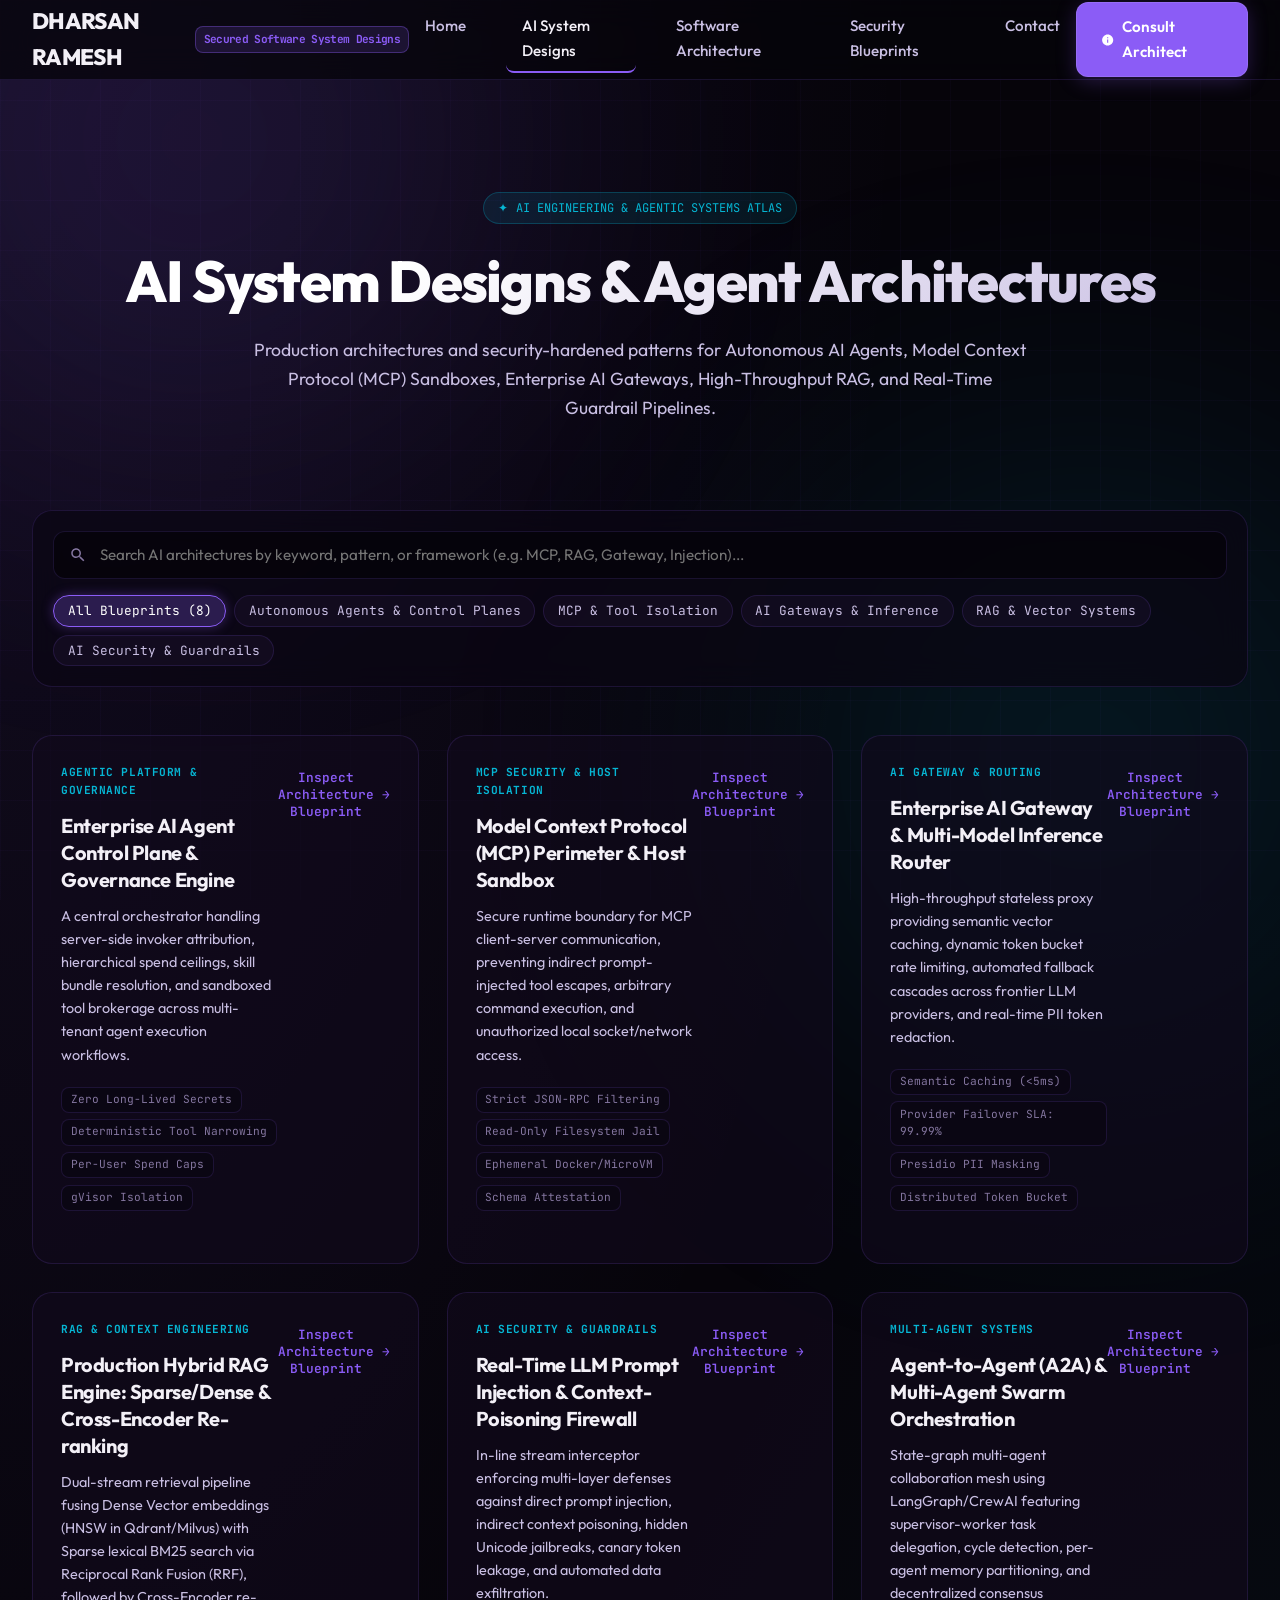
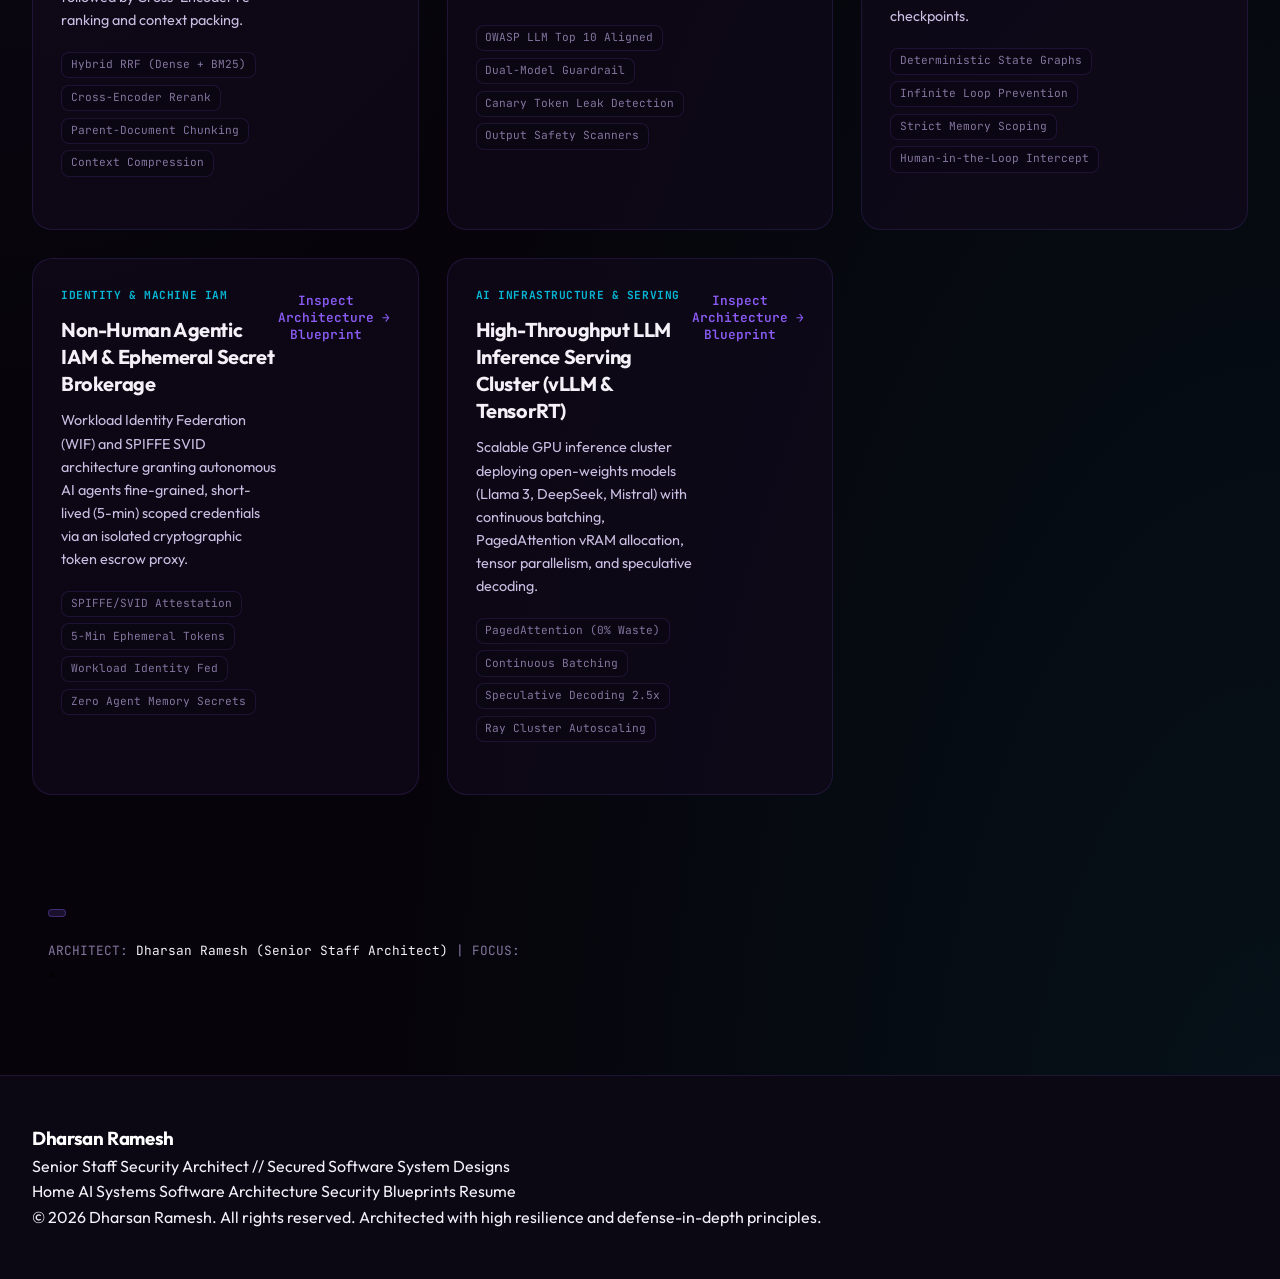
<file: ai-systems/index.html>
<!DOCTYPE html>
<html lang="en">
<head>
    <meta charset="UTF-8">
    <meta name="viewport" content="width=device-width, initial-scale=1.0">
    <title>AI System Designs &amp; Agentic Architectures | Dharsan Ramesh</title>
    <meta name="description" content="Curated Atlas of Production AI System Designs: Autonomous Agents, MCP Sandboxing, AI Gateways, High-Throughput RAG, and AI Guardrails by Dharsan Ramesh.">
    
    <!-- Fonts -->
    <link rel="preconnect" href="https://fonts.googleapis.com">
    <link rel="preconnect" href="https://fonts.gstatic.com" crossorigin>
    <link href="https://fonts.googleapis.com/css2?family=Outfit:wght@300;400;500;600;700;800&family=JetBrains+Mono:wght@400;500;600;700&display=swap" rel="stylesheet">
    
    <!-- Shared Stylesheet -->
    <link rel="stylesheet" href="../css/shared.css">
</head>
<body>
    <div class="grid-background"></div>
    <div class="ambient-glow glow-top"></div>
    <div class="ambient-glow glow-bottom"></div>

    <!-- Navigation -->
    <nav class="navbar">
        <div class="container nav-container">
            <a href="../index.html" class="logo">
                DHARSAN RAMESH
                <span class="logo-shield">Secured Software System Designs</span>
            </a>
            
            <div class="nav-links">
                <a href="../index.html" class="nav-link">Home</a>
                <a href="../ai-systems/" class="nav-link active-page">AI System Designs</a>
                <a href="../software-architecture/" class="nav-link">Software Architecture</a>
                <a href="../security-blueprints/" class="nav-link">Security Blueprints</a>
                <a href="index.html#contact" class="nav-link">Contact</a>
            </div>

            <div class="nav-cta">
                <a href="index.html#contact" class="btn btn-primary">
                    <svg style="width:16px;height:16px;fill:currentColor" viewBox="0 0 24 24"><path d="M12 2C6.48 2 2 6.48 2 12s4.48 10 10 10 10-4.48 10-10S17.52 2 12 2zm1 15h-2v-6h2v6zm0-8h-2V7h2v2z"/></svg>
                    Consult Architect
                </a>
                <button class="mobile-menu-btn" onclick="toggleMobileMenu()">
                    <svg style="width:24px;height:24px;fill:currentColor" viewBox="0 0 24 24"><path d="M3 18h18v-2H3v2zm0-5h18v-2H3v2zm0-7v2h18V6H3z"/></svg>
                </button>
            </div>
        </div>
    </nav>

    <!-- Main Container -->
    <main class="container" style="padding-top: 5rem; min-height: 85vh;">
        
        <!-- Hero Header -->
        <header class="atlas-hero">
            <div class="atlas-badge">
                <span>✦</span>
                <span>AI ENGINEERING &amp; AGENTIC SYSTEMS ATLAS</span>
            </div>
            <h1 class="atlas-title">AI System Designs &amp; Agent Architectures</h1>
            <p class="atlas-desc">
                Production architectures and security-hardened patterns for Autonomous AI Agents, Model Context Protocol (MCP) Sandboxes, Enterprise AI Gateways, High-Throughput RAG, and Real-Time Guardrail Pipelines.
            </p>
        </header>

        <!-- Search & Filter Controls -->
        <section class="atlas-search-strip">
            <div class="search-icon-wrapper">
                <svg viewBox="0 0 24 24"><path d="M15.5 14h-.79l-.28-.27C15.41 12.59 16 11.11 16 9.5 16 5.91 13.09 3 9.5 3S3 5.91 3 9.5 5.91 16 9.5 16c1.61 0 3.09-.59 4.23-1.57l.27.28v.79l5 4.99L20.49 19l-4.99-5zm-6 0C7.01 14 5 11.99 5 9.5S7.01 5 9.5 5 14 7.01 14 9.5 11.99 14 9.5 14z"/></svg>
                <input type="text" id="search-input" class="atlas-search-input" placeholder="Search AI architectures by keyword, pattern, or framework (e.g. MCP, RAG, Gateway, Injection)..." oninput="filterArchitectures()">
            </div>
            <div class="filter-chips-row">
                <button class="filter-chip active" onclick="filterByTag('all', this)">All Blueprints (8)</button>
                <button class="filter-chip" onclick="filterByTag('agents', this)">Autonomous Agents &amp; Control Planes</button>
                <button class="filter-chip" onclick="filterByTag('mcp', this)">MCP &amp; Tool Isolation</button>
                <button class="filter-chip" onclick="filterByTag('gateway', this)">AI Gateways &amp; Inference</button>
                <button class="filter-chip" onclick="filterByTag('rag', this)">RAG &amp; Vector Systems</button>
                <button class="filter-chip" onclick="filterByTag('security', this)">AI Security &amp; Guardrails</button>
            </div>
        </section>

        <!-- Blueprints Grid -->
        <div class="arch-grid" id="blueprints-container">
            
            <!-- Card 1 -->
            <article class="arch-card" data-tags="agents security control-plane">
                <div>
                    <div class="arch-card-tag">AGENTIC PLATFORM &amp; GOVERNANCE</div>
                    <h2 class="arch-card-title">Enterprise AI Agent Control Plane &amp; Governance Engine</h2>
                    <p class="arch-card-desc">
                        A central orchestrator handling server-side invoker attribution, hierarchical spend ceilings, skill bundle resolution, and sandboxed tool brokerage across multi-tenant agent execution workflows.
                    </p>
                    <div class="arch-invariants">
                        <span class="invariant-pill">Zero Long-Lived Secrets</span>
                        <span class="invariant-pill">Deterministic Tool Narrowing</span>
                        <span class="invariant-pill">Per-User Spend Caps</span>
                        <span class="invariant-pill">gVisor Isolation</span>
                    </div>
                </div>
                <div>
                    <button class="arch-action-btn" onclick="openBlueprintModal(0)">
                        Inspect Architecture Blueprint <span>→</span>
                    </button>
                </div>
            </article>

            <!-- Card 2 -->
            <article class="arch-card" data-tags="mcp security isolation">
                <div>
                    <div class="arch-card-tag">MCP SECURITY &amp; HOST ISOLATION</div>
                    <h2 class="arch-card-title">Model Context Protocol (MCP) Perimeter &amp; Host Sandbox</h2>
                    <p class="arch-card-desc">
                        Secure runtime boundary for MCP client-server communication, preventing indirect prompt-injected tool escapes, arbitrary command execution, and unauthorized local socket/network access.
                    </p>
                    <div class="arch-invariants">
                        <span class="invariant-pill">Strict JSON-RPC Filtering</span>
                        <span class="invariant-pill">Read-Only Filesystem Jail</span>
                        <span class="invariant-pill">Ephemeral Docker/MicroVM</span>
                        <span class="invariant-pill">Schema Attestation</span>
                    </div>
                </div>
                <div>
                    <button class="arch-action-btn" onclick="openBlueprintModal(1)">
                        Inspect Architecture Blueprint <span>→</span>
                    </button>
                </div>
            </article>

            <!-- Card 3 -->
            <article class="arch-card" data-tags="gateway inference performance">
                <div>
                    <div class="arch-card-tag">AI GATEWAY &amp; ROUTING</div>
                    <h2 class="arch-card-title">Enterprise AI Gateway &amp; Multi-Model Inference Router</h2>
                    <p class="arch-card-desc">
                        High-throughput stateless proxy providing semantic vector caching, dynamic token bucket rate limiting, automated fallback cascades across frontier LLM providers, and real-time PII token redaction.
                    </p>
                    <div class="arch-invariants">
                        <span class="invariant-pill">Semantic Caching (&lt;5ms)</span>
                        <span class="invariant-pill">Provider Failover SLA: 99.99%</span>
                        <span class="invariant-pill">Presidio PII Masking</span>
                        <span class="invariant-pill">Distributed Token Bucket</span>
                    </div>
                </div>
                <div>
                    <button class="arch-action-btn" onclick="openBlueprintModal(2)">
                        Inspect Architecture Blueprint <span>→</span>
                    </button>
                </div>
            </article>

            <!-- Card 4 -->
            <article class="arch-card" data-tags="rag vector retrieval">
                <div>
                    <div class="arch-card-tag">RAG &amp; CONTEXT ENGINEERING</div>
                    <h2 class="arch-card-title">Production Hybrid RAG Engine: Sparse/Dense &amp; Cross-Encoder Re-ranking</h2>
                    <p class="arch-card-desc">
                        Dual-stream retrieval pipeline fusing Dense Vector embeddings (HNSW in Qdrant/Milvus) with Sparse lexical BM25 search via Reciprocal Rank Fusion (RRF), followed by Cross-Encoder re-ranking and context packing.
                    </p>
                    <div class="arch-invariants">
                        <span class="invariant-pill">Hybrid RRF (Dense + BM25)</span>
                        <span class="invariant-pill">Cross-Encoder Rerank</span>
                        <span class="invariant-pill">Parent-Document Chunking</span>
                        <span class="invariant-pill">Context Compression</span>
                    </div>
                </div>
                <div>
                    <button class="arch-action-btn" onclick="openBlueprintModal(3)">
                        Inspect Architecture Blueprint <span>→</span>
                    </button>
                </div>
            </article>

            <!-- Card 5 -->
            <article class="arch-card" data-tags="security guardrails firewalls">
                <div>
                    <div class="arch-card-tag">AI SECURITY &amp; GUARDRAILS</div>
                    <h2 class="arch-card-title">Real-Time LLM Prompt Injection &amp; Context-Poisoning Firewall</h2>
                    <p class="arch-card-desc">
                        In-line stream interceptor enforcing multi-layer defenses against direct prompt injection, indirect context poisoning, hidden Unicode jailbreaks, canary token leakage, and automated data exfiltration.
                    </p>
                    <div class="arch-invariants">
                        <span class="invariant-pill">OWASP LLM Top 10 Aligned</span>
                        <span class="invariant-pill">Dual-Model Guardrail</span>
                        <span class="invariant-pill">Canary Token Leak Detection</span>
                        <span class="invariant-pill">Output Safety Scanners</span>
                    </div>
                </div>
                <div>
                    <button class="arch-action-btn" onclick="openBlueprintModal(4)">
                        Inspect Architecture Blueprint <span>→</span>
                    </button>
                </div>
            </article>

            <!-- Card 6 -->
            <article class="arch-card" data-tags="agents orchestration multi-agent">
                <div>
                    <div class="arch-card-tag">MULTI-AGENT SYSTEMS</div>
                    <h2 class="arch-card-title">Agent-to-Agent (A2A) &amp; Multi-Agent Swarm Orchestration</h2>
                    <p class="arch-card-desc">
                        State-graph multi-agent collaboration mesh using LangGraph/CrewAI featuring supervisor-worker task delegation, cycle detection, per-agent memory partitioning, and decentralized consensus checkpoints.
                    </p>
                    <div class="arch-invariants">
                        <span class="invariant-pill">Deterministic State Graphs</span>
                        <span class="invariant-pill">Infinite Loop Prevention</span>
                        <span class="invariant-pill">Strict Memory Scoping</span>
                        <span class="invariant-pill">Human-in-the-Loop Intercept</span>
                    </div>
                </div>
                <div>
                    <button class="arch-action-btn" onclick="openBlueprintModal(5)">
                        Inspect Architecture Blueprint <span>→</span>
                    </button>
                </div>
            </article>

            <!-- Card 7 -->
            <article class="arch-card" data-tags="security agents iam">
                <div>
                    <div class="arch-card-tag">IDENTITY &amp; MACHINE IAM</div>
                    <h2 class="arch-card-title">Non-Human Agentic IAM &amp; Ephemeral Secret Brokerage</h2>
                    <p class="arch-card-desc">
                        Workload Identity Federation (WIF) and SPIFFE SVID architecture granting autonomous AI agents fine-grained, short-lived (5-min) scoped credentials via an isolated cryptographic token escrow proxy.
                    </p>
                    <div class="arch-invariants">
                        <span class="invariant-pill">SPIFFE/SVID Attestation</span>
                        <span class="invariant-pill">5-Min Ephemeral Tokens</span>
                        <span class="invariant-pill">Workload Identity Fed</span>
                        <span class="invariant-pill">Zero Agent Memory Secrets</span>
                    </div>
                </div>
                <div>
                    <button class="arch-action-btn" onclick="openBlueprintModal(6)">
                        Inspect Architecture Blueprint <span>→</span>
                    </button>
                </div>
            </article>

            <!-- Card 8 -->
            <article class="arch-card" data-tags="gateway inference performance">
                <div>
                    <div class="arch-card-tag">AI INFRASTRUCTURE &amp; SERVING</div>
                    <h2 class="arch-card-title">High-Throughput LLM Inference Serving Cluster (vLLM &amp; TensorRT)</h2>
                    <p class="arch-card-desc">
                        Scalable GPU inference cluster deploying open-weights models (Llama 3, DeepSeek, Mistral) with continuous batching, PagedAttention vRAM allocation, tensor parallelism, and speculative decoding.
                    </p>
                    <div class="arch-invariants">
                        <span class="invariant-pill">PagedAttention (0% Waste)</span>
                        <span class="invariant-pill">Continuous Batching</span>
                        <span class="invariant-pill">Speculative Decoding 2.5x</span>
                        <span class="invariant-pill">Ray Cluster Autoscaling</span>
                    </div>
                </div>
                <div>
                    <button class="arch-action-btn" onclick="openBlueprintModal(7)">
                        Inspect Architecture Blueprint <span>→</span>
                    </button>
                </div>
            </article>

        </div>
    </main>

    <!-- Blueprint Deep Dive Modal -->
    <div id="blueprint-modal" class="modal">
        <div class="modal-content" style="max-width: 900px;">
            <div class="modal-header">
                <div>
                    <span id="modal-badge" class="logo-shield" style="margin-bottom:0.5rem; display:inline-block;"></span>
                    <h2 id="modal-title" style="font-size:1.6rem; margin-top:0.25rem;"></h2>
                    <div style="font-family:var(--font-mono); font-size:0.8rem; color:var(--text-muted); margin-top:0.5rem;">
                        ARCHITECT: <span style="color:var(--text-primary);">Dharsan Ramesh (Senior Staff Architect)</span> | FOCUS: <span id="modal-domain" style="color:var(--cyan);"></span>
                    </div>
                </div>
                <button class="modal-close" onclick="closeBlueprintModal()">&times;</button>
            </div>
            <div class="modal-body" id="modal-body" style="font-size:0.95rem; line-height:1.7;">
                <!-- Injected Dynamically -->
            </div>
        </div>
    </div>

    <!-- Footer -->
    <footer class="footer">
        <div class="container footer-content">
            <div class="footer-brand">
                <h3>Dharsan Ramesh</h3>
                <p>Senior Staff Security Architect // Secured Software System Designs</p>
            </div>
            <div class="footer-links">
                <a href="../index.html">Home</a>
                <a href="../ai-systems/">AI Systems</a>
                <a href="../software-architecture/">Software Architecture</a>
                <a href="../security-blueprints/">Security Blueprints</a>
                <a href="../Dharsan_Ramesh_Resume.pdf" target="_blank">Resume</a>
            </div>
        </div>
        <div class="container footer-bottom">
            <p>&copy; 2026 Dharsan Ramesh. All rights reserved. Architected with high resilience and defense-in-depth principles.</p>
        </div>
    </footer>

    <!-- Script -->
    <script>
        const blueprints = [
            {
                tag: "AGENTIC PLATFORM & GOVERNANCE",
                domain: "Autonomous Agent Orchestration",
                title: "Enterprise AI Agent Control Plane & Governance Engine",
                html: `
                    <h3>System Architecture Overview</h3>
                    <p>Designed to solve the enterprise multi-agent sprawl dilemma: how to empower autonomous agents with powerful API toolsets while maintaining strict organizational spend caps, deterministic tool narrowing, and air-tight credential protection.</p>
                    
                    <div class="blueprint-diagram">
[Client User / App] 
       │ (Signed JWT with Invoker Context)
       ▼
[Edge Ingress / API Gateway] ──► (WAF + Cloud Armor Rate Limiting)
       │
       ▼
[Agent Control Plane Engine]
  ├── [Identity & Token Escrow Broker] ──► (Generates 5-min Spiffe SVIDs)
  ├── [Spend Ceilings & Token Metering] ──► (Redis Cluster Atomicity)
  └── [Tool Narrowing Validator] ──► (Filters MCP Server Tools by Scope)
       │
       ▼
[Sandboxed Execution Worker Pool] (gVisor MicroVMs)
  ├── Agent Runtime (LangGraph / CrewAI)
  ├── Ephemeral Memory Partition
  └── Egress Proxy (Outbound Domain Whitelisting)
       │
       ▼
[Enterprise APIs / Vector Stores / Third-Party Webhooks]
                    </div>

                    <h3>Key Architectural Invariants</h3>
                    <ul>
                        <li><strong>Server-Side Invoker Attribution:</strong> Agents never run under a single monolithic super-admin identity. Every downstream tool call carries cryptographically verifiable telemetry binding the operation to the originating human initiator.</li>
                        <li><strong>Deterministic Tool Narrowing:</strong> Before the model even sees its system prompt, tool availability is dynamically computed against the user's role-based permissions matrix.</li>
                        <li><strong>Zero Agent Memory Secrets:</strong> Third-party API keys (Stripe, GitHub, AWS STS) are never placed in the prompt context or agent working memory. They are injected at the execution proxy boundary.</li>
                    </ul>
                `
            },
            {
                tag: "MCP SECURITY & HOST ISOLATION",
                domain: "Model Context Protocol Sandbox",
                title: "Model Context Protocol (MCP) Perimeter & Host Sandbox",
                html: `
                    <h3>System Architecture Overview</h3>
                    <p>The Model Context Protocol (MCP) creates high-risk exposure if client and server run on host machines with unfettered system calls. This blueprint establishes a containerized, read-only boundary with deep JSON-RPC message inspection.</p>

                    <div class="blueprint-diagram">
[LLM Agent Core] 
       │
       ▼
[MCP Host Client Proxy]
       │
       ├─► [Schema & Command Validator] (Rejects unauthorized exec / shell injection)
       ├─► [Rate Limiter & Argument Sanitizer] (Unicode normalization & length limits)
       │
═══════╪═════════════════════════════════════════════════════════════════════
       ▼ [CONTAINER JAIL BOUNDARY (gVisor runsc / Read-Only Rootfs)]
[Ephemeral MCP Server Process]
  ├── /workspace (Isolated Temporary Scratch Mount, Max 50MB, noexec)
  ├── No Host Sockets / No Localhost IPC
  ├── Blocked Metadata Endpoints (169.254.169.254)
  └── Seccomp Profile (Blocks ptrace, mount, bpf)
       │
       ▼
[Target Resource (Sandboxed Postgres / File Store / External Read-Only API)]
                    </div>

                    <h3>Threat Mitigations</h3>
                    <ul>
                        <li><strong>Indirect Prompt Injection Containment:</strong> Even if malicious web content instructs the agent to run dangerous commands, the MCP container lacks write permissions and host socket access.</li>
                        <li><strong>Cloud Metadata Exfiltration Defense:</strong> Explicit iptables egress drops on <code>169.254.169.254</code> prevent AWS/GCP instance credential scraping.</li>
                    </ul>
                `
            },
            {
                tag: "AI GATEWAY & ROUTING",
                domain: "Inference Proxy & Optimization",
                title: "Enterprise AI Gateway & Multi-Model Inference Router",
                html: `
                    <h3>System Architecture Overview</h3>
                    <p>Stateless edge gateway terminating all outbound model requests across the enterprise. Delivers sub-5ms semantic cache hits, automated fallback model cascades, real-time PII anonymization, and cross-department token budgeting.</p>

                    <div class="blueprint-diagram">
[Internal Services / Applications]
       │
       ▼
[Enterprise AI Gateway]
  ├── [Authentication & Department Quota Check]
  ├── [PII Scrubber (Microsoft Presidio)] ──► (Masks SSNs, Emails, API Keys)
  ├── [Semantic Cache (Redis Vector DB)]
  │     ├── Cache HIT (&lt;5ms) ──► Returns Cached Embedding Response
  │     └── Cache MISS ────────► Continues to Router
  ├── [Model Cascade & Fallback Router]
  │     ├── Primary: Claude 3.5 Sonnet / GPT-4o
  │     ├── Secondary Fallback: AWS Bedrock / Mistral Large
  │     └── Emergency Circuit Breaker: Local vLLM Cluster
  └── [Asynchronous Telemetry Egress] ──► (ClickHouse / Prometheus Metrics)
                    </div>

                    <h3>Design Trade-Offs</h3>
                    <ul>
                        <li><strong>Semantic Similarity Threshold:</strong> Tuned to cosine distance &gt;= 0.94. Avoids returning stale or subtly context-inappropriate answers while still achieving 28% global cost reduction.</li>
                        <li><strong>Stateless Resilience:</strong> Gateway instances run across multi-region ECS/Cloud Run clusters with zero local state, relying on distributed Redis for sliding-window token counters.</li>
                    </ul>
                `
            },
            {
                tag: "RAG & CONTEXT ENGINEERING",
                domain: "High-Scale Information Retrieval",
                title: "Production Hybrid RAG Engine: Sparse/Dense & Cross-Encoder Re-ranking",
                html: `
                    <h3>System Architecture Overview</h3>
                    <p>Pure vector search frequently misses exact keyword matches (part numbers, error codes, legal IDs), while keyword search fails on semantic intent. This production RAG engine unites both via Reciprocal Rank Fusion followed by a high-precision cross-encoder.</p>

                    <div class="blueprint-diagram">
[User Search Query]
       │
       ├──► [Query Expansion / HyDE Generator] (Generates hypothetical answer)
       │
       ├──► [Dense Vector Retrieval] (Qdrant HNSW Index, Top 50 results)
       │         ▲
       │         └── [Embedding Model: Cohere v3 / text-embedding-3-large]
       │
       └──► [Sparse Lexical Retrieval] (BM25 Engine, Top 50 results)
                 │
                 ▼
     [Reciprocal Rank Fusion (RRF)] ──► Merges & scores combined top-60 candidates
                 │
                 ▼
     [Cross-Encoder Re-Ranker (BGE-Reranker-Large)] ──► Re-evaluates top 10
                 │
                 ▼
     [Context Compression & Prompt Assembler] ──► Fits exact token window
                 │
                 ▼
     [Generator LLM] ──► Produces grounded answer with inline source citations
                    </div>

                    <h3>Key Architectural Invariants</h3>
                    <ul>
                        <li><strong>Hierarchical Chunking:</strong> Documents are stored in small 256-token retrieval chunks, but linked to 1024-token parent context blocks passed to the model upon retrieval.</li>
                        <li><strong>Hallucination Defense:</strong> The prompt strictly mandates refusal if cross-encoder confidence falls below an empirical grounding threshold.</li>
                    </ul>
                `
            },
            {
                tag: "AI SECURITY & GUARDRAILS",
                domain: "Runtime Defense & Content Safety",
                title: "Real-Time LLM Prompt Injection & Context-Poisoning Firewall",
                html: `
                    <h3>System Architecture Overview</h3>
                    <p>Designed around OWASP Top 10 for LLMs and MITRE ATLAS matrices. Provides millisecond-level inline evaluation of prompts and model completions to halt prompt injection, jailbreaking, and data leakage.</p>

                    <div class="blueprint-diagram">
[Incoming Prompt]
       │
       ▼
[Inbound Security Interceptor]
  ├── Heuristic Filter (Detects Base64, Cyrillic homoglyphs, delimiter collisions)
  ├── Specialized Classifier (Lakera Guard / LlamaGuard / Custom DeBERTa)
  └── Canary Token Injector (Embeds cryptographic watermarks in context)
       │
   [PASS]
       ▼
[LLM Inference Execution]
       │
       ▼
[Outbound Security Interceptor]
  ├── Canary Token Audit (Flags if canary watermark appears in generated output)
  ├── Secret Scanner (Detects leaked private keys, connection strings, auth tokens)
  └── Content Safety Policy (Verifies non-toxic, brand-aligned output)
       │
       ▼
[Sanitized Response to Client]
                    </div>
                `
            },
            {
                tag: "MULTI-AGENT SYSTEMS",
                domain: "State Graphs & Agent Teams",
                title: "Agent-to-Agent (A2A) & Multi-Agent Swarm Orchestration",
                html: `
                    <h3>System Architecture Overview</h3>
                    <p>Production orchestration of specialized agent teams executing multi-step business operations. Implements deterministic state-graph workflows with strict budget tracking, cycle breakers, and human-in-the-loop checkpoints.</p>

                    <div class="blueprint-diagram">
              [Task Intake & Decomposer]
                          │
                          ▼
              [Supervisor Orchestrator]
            ┌─────────────┼─────────────┐
            ▼             ▼             ▼
      [Coder Agent]  [Reviewer Agent] [Audit Agent]
            │             │             │
            └─────────────┬─────────────┘
                          │ (State Graph Checkpoint)
                          ▼
            [Consensus & Quality Evaluation]
              ├── If Rejected: Re-routes with critique (Max 3 recursions)
              └── If Approved: Proceeds to Production Dispatcher
                    </div>
                `
            },
            {
                tag: "IDENTITY & MACHINE IAM",
                domain: "Non-Human Agent Identity",
                title: "Non-Human Agentic IAM & Ephemeral Secret Brokerage",
                html: `
                    <h3>System Architecture Overview</h3>
                    <p>Eliminates the dangerous practice of assigning static IAM keys to autonomous agents. Establishes machine identity using SPIFFE/SVIDs and dynamic Workload Identity Federation.</p>

                    <div class="blueprint-diagram">
[Agent Kubernetes Pod] ──► [SPIRE Node Agent] (Attests Pod Identity)
                                 │
                                 ▼ (Issues Ephemeral X.509 SVID)
[Agent Runtime] ──► [Central Token Brokerage Service]
                          │ (Validates SVID + Agent Scope)
                          ▼
[Cloud STS (AWS / GCP / Azure)] ──► Returns short-lived 5-minute scoped token
                          │
                          ▼
[Target Cloud Service (S3 / BigQuery / RDS)]
                    </div>
                `
            },
            {
                tag: "AI INFRASTRUCTURE & SERVING",
                domain: "High-Performance Inference",
                title: "High-Throughput LLM Inference Serving Cluster (vLLM & TensorRT)",
                html: `
                    <h3>System Architecture Overview</h3>
                    <p>Low-latency, high-concurrency self-hosted inference platform serving 70B+ parameter open-source models with continuous batching and virtual memory page management.</p>

                    <div class="blueprint-diagram">
[Client Requests] ──► [Envoy Load Balancer with Streaming Support]
                               │
                               ▼
[vLLM Inference Cluster Nodes (NVIDIA H100 / A100)]
  ├── PagedAttention Memory Manager (Eliminates 96% of vRAM fragmentation)
  ├── Continuous Batching Scheduler (Dynamically slots new prompts into active runs)
  ├── Tensor Parallelism Engine (Megatron-LM style tensor splitting across GPUs)
  └── Speculative Decoding Worker (Small draft model speeds up target generation 2.5x)
                               │
                               ▼ (HTTP/2 SSE Token Stream)
[Client Real-Time Stream]
                    </div>
                `
            }
        ];

        function filterArchitectures() {
            const query = document.getElementById('search-input').value.toLowerCase();
            const cards = document.querySelectorAll('.arch-card');
            
            cards.forEach(card => {
                const title = card.querySelector('.arch-card-title').textContent.toLowerCase();
                const desc = card.querySelector('.arch-card-desc').textContent.toLowerCase();
                const tag = card.querySelector('.arch-card-tag').textContent.toLowerCase();
                
                if (title.includes(query) || desc.includes(query) || tag.includes(query)) {
                    card.style.display = 'flex';
                } else {
                    card.style.display = 'none';
                }
            });
        }

        function filterByTag(tag, btn) {
            document.querySelectorAll('.filter-chip').forEach(c => c.classList.remove('active'));
            btn.classList.add('active');

            const cards = document.querySelectorAll('.arch-card');
            cards.forEach(card => {
                const cardTags = card.getAttribute('data-tags') || '';
                if (tag === 'all' || cardTags.includes(tag)) {
                    card.style.display = 'flex';
                } else {
                    card.style.display = 'none';
                }
            });
        }

        function openBlueprintModal(idx) {
            const item = blueprints[idx];
            if (!item) return;

            document.getElementById('modal-badge').textContent = item.tag;
            document.getElementById('modal-title').textContent = item.title;
            document.getElementById('modal-domain').textContent = item.domain;
            document.getElementById('modal-body').innerHTML = item.html;

            const modal = document.getElementById('blueprint-modal');
            modal.classList.add('active');
            document.body.style.overflow = 'hidden';
        }

        function closeBlueprintModal() {
            const modal = document.getElementById('blueprint-modal');
            modal.classList.remove('active');
            document.body.style.overflow = 'auto';
        }

        document.getElementById('blueprint-modal').addEventListener('click', (e) => {
            if (e.target === document.getElementById('blueprint-modal')) {
                closeBlueprintModal();
            }
        });

        document.addEventListener('keydown', (e) => {
            if (e.key === 'Escape') closeBlueprintModal();
        });

        function toggleMobileMenu() {
            const nav = document.querySelector('.nav-links');
            if (nav) {
                nav.style.display = nav.style.display === 'flex' ? 'none' : 'flex';
                nav.style.flexDirection = 'column';
                nav.style.position = 'absolute';
                nav.style.top = '70px';
                nav.style.left = '0';
                nav.style.right = '0';
                nav.style.background = 'rgba(6, 4, 10, 0.95)';
                nav.style.padding = '1.5rem';
                nav.style.borderBottom = '1px solid var(--border-color)';
            }
        }
    </script>
</body>
</html>
</file>
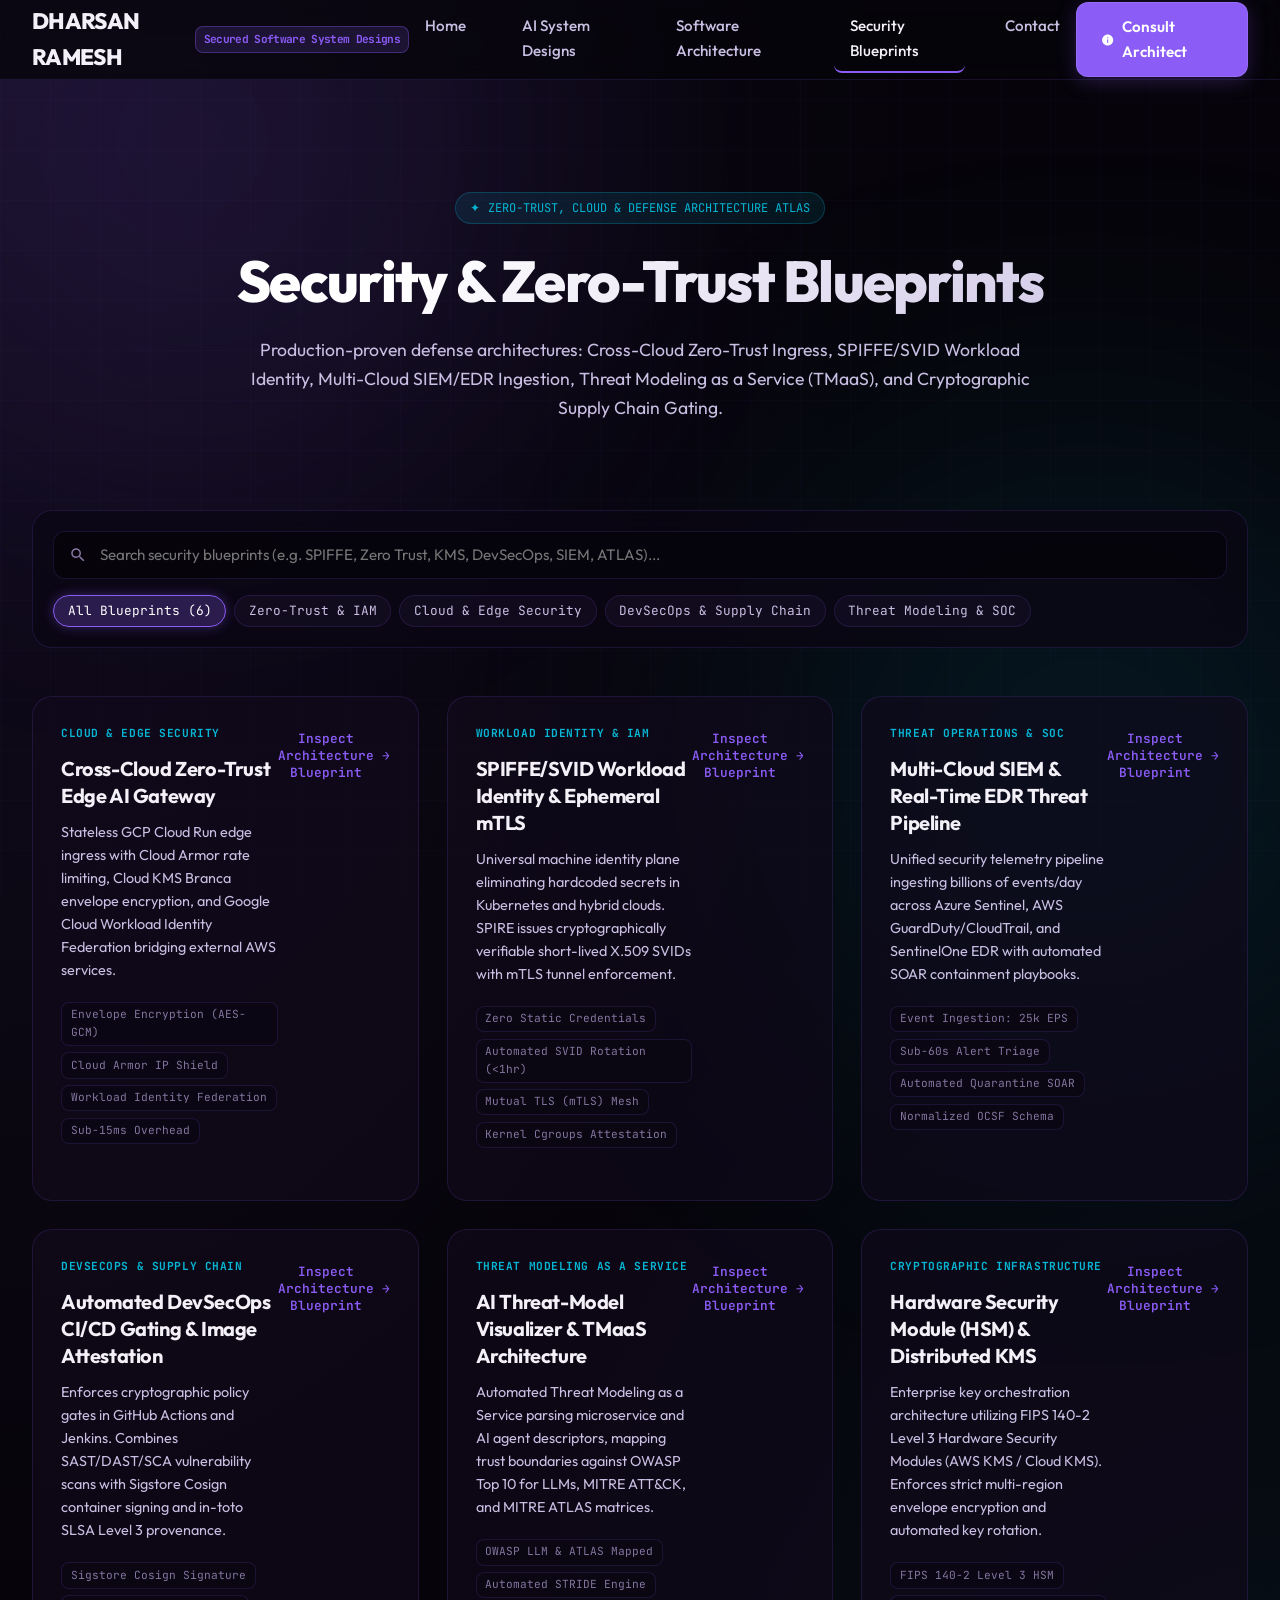
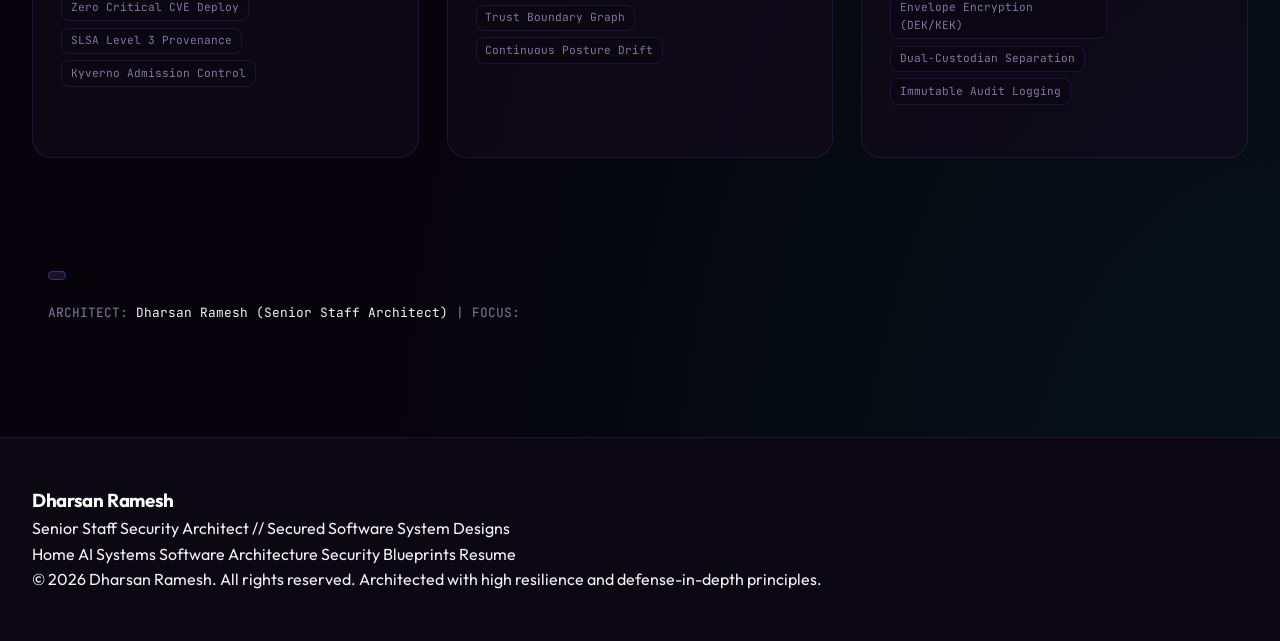
<file: security-blueprints/index.html>
<!DOCTYPE html>
<html lang="en">
<head>
    <meta charset="UTF-8">
    <meta name="viewport" content="width=device-width, initial-scale=1.0">
    <title>Security Blueprints &amp; Zero-Trust Architecture | Dharsan Ramesh</title>
    <meta name="description" content="Curated Atlas of Zero-Trust Security, Multi-Cloud Perimeters, SPIFFE/SVID Workload Identity, TMaaS, and DevSecOps Pipelines by Dharsan Ramesh.">
    
    <!-- Fonts -->
    <link rel="preconnect" href="https://fonts.googleapis.com">
    <link rel="preconnect" href="https://fonts.gstatic.com" crossorigin>
    <link href="https://fonts.googleapis.com/css2?family=Outfit:wght@300;400;500;600;700;800&family=JetBrains+Mono:wght@400;500;600;700&display=swap" rel="stylesheet">
    
    <!-- Shared Stylesheet -->
    <link rel="stylesheet" href="../css/shared.css">
</head>
<body>
    <div class="grid-background"></div>
    <div class="ambient-glow glow-top"></div>
    <div class="ambient-glow glow-bottom"></div>

    <!-- Navigation -->
    <nav class="navbar">
        <div class="container nav-container">
            <a href="../index.html" class="logo">
                DHARSAN RAMESH
                <span class="logo-shield">Secured Software System Designs</span>
            </a>
            
            <div class="nav-links">
                <a href="../index.html" class="nav-link">Home</a>
                <a href="../ai-systems/" class="nav-link">AI System Designs</a>
                <a href="../software-architecture/" class="nav-link">Software Architecture</a>
                <a href="../security-blueprints/" class="nav-link active-page">Security Blueprints</a>
                <a href="index.html#contact" class="nav-link">Contact</a>
            </div>

            <div class="nav-cta">
                <a href="index.html#contact" class="btn btn-primary">
                    <svg style="width:16px;height:16px;fill:currentColor" viewBox="0 0 24 24"><path d="M12 2C6.48 2 2 6.48 2 12s4.48 10 10 10 10-4.48 10-10S17.52 2 12 2zm1 15h-2v-6h2v6zm0-8h-2V7h2v2z"/></svg>
                    Consult Architect
                </a>
                <button class="mobile-menu-btn" onclick="toggleMobileMenu()">
                    <svg style="width:24px;height:24px;fill:currentColor" viewBox="0 0 24 24"><path d="M3 18h18v-2H3v2zm0-5h18v-2H3v2zm0-7v2h18V6H3z"/></svg>
                </button>
            </div>
        </div>
    </nav>

    <!-- Main Container -->
    <main class="container" style="padding-top: 5rem; min-height: 85vh;">
        
        <!-- Hero Header -->
        <header class="atlas-hero">
            <div class="atlas-badge">
                <span>✦</span>
                <span>ZERO-TRUST, CLOUD &amp; DEFENSE ARCHITECTURE ATLAS</span>
            </div>
            <h1 class="atlas-title">Security &amp; Zero-Trust Blueprints</h1>
            <p class="atlas-desc">
                Production-proven defense architectures: Cross-Cloud Zero-Trust Ingress, SPIFFE/SVID Workload Identity, Multi-Cloud SIEM/EDR Ingestion, Threat Modeling as a Service (TMaaS), and Cryptographic Supply Chain Gating.
            </p>
        </header>

        <!-- Search & Filter Controls -->
        <section class="atlas-search-strip">
            <div class="search-icon-wrapper">
                <svg viewBox="0 0 24 24"><path d="M15.5 14h-.79l-.28-.27C15.41 12.59 16 11.11 16 9.5 16 5.91 13.09 3 9.5 3S3 5.91 3 9.5 5.91 16 9.5 16c1.61 0 3.09-.59 4.23-1.57l.27.28v.79l5 4.99L20.49 19l-4.99-5zm-6 0C7.01 14 5 11.99 5 9.5S7.01 5 9.5 5 14 7.01 14 9.5 11.99 14 9.5 14z"/></svg>
                <input type="text" id="search-input" class="atlas-search-input" placeholder="Search security blueprints (e.g. SPIFFE, Zero Trust, KMS, DevSecOps, SIEM, ATLAS)..." oninput="filterArchitectures()">
            </div>
            <div class="filter-chips-row">
                <button class="filter-chip active" onclick="filterByTag('all', this)">All Blueprints (6)</button>
                <button class="filter-chip" onclick="filterByTag('zero-trust', this)">Zero-Trust &amp; IAM</button>
                <button class="filter-chip" onclick="filterByTag('cloud', this)">Cloud &amp; Edge Security</button>
                <button class="filter-chip" onclick="filterByTag('devsecops', this)">DevSecOps &amp; Supply Chain</button>
                <button class="filter-chip" onclick="filterByTag('threat', this)">Threat Modeling &amp; SOC</button>
            </div>
        </section>

        <!-- Blueprints Grid -->
        <div class="arch-grid" id="blueprints-container">
            
            <!-- Card 1 -->
            <article class="arch-card" data-tags="zero-trust cloud edge">
                <div>
                    <div class="arch-card-tag">CLOUD &amp; EDGE SECURITY</div>
                    <h2 class="arch-card-title">Cross-Cloud Zero-Trust Edge AI Gateway</h2>
                    <p class="arch-card-desc">
                        Stateless GCP Cloud Run edge ingress with Cloud Armor rate limiting, Cloud KMS Branca envelope encryption, and Google Cloud Workload Identity Federation bridging external AWS services.
                    </p>
                    <div class="arch-invariants">
                        <span class="invariant-pill">Envelope Encryption (AES-GCM)</span>
                        <span class="invariant-pill">Cloud Armor IP Shield</span>
                        <span class="invariant-pill">Workload Identity Federation</span>
                        <span class="invariant-pill">Sub-15ms Overhead</span>
                    </div>
                </div>
                <div>
                    <button class="arch-action-btn" onclick="openBlueprintModal(0)">
                        Inspect Architecture Blueprint <span>→</span>
                    </button>
                </div>
            </article>

            <!-- Card 2 -->
            <article class="arch-card" data-tags="zero-trust iam identity">
                <div>
                    <div class="arch-card-tag">WORKLOAD IDENTITY &amp; IAM</div>
                    <h2 class="arch-card-title">SPIFFE/SVID Workload Identity &amp; Ephemeral mTLS</h2>
                    <p class="arch-card-desc">
                        Universal machine identity plane eliminating hardcoded secrets in Kubernetes and hybrid clouds. SPIRE issues cryptographically verifiable short-lived X.509 SVIDs with mTLS tunnel enforcement.
                    </p>
                    <div class="arch-invariants">
                        <span class="invariant-pill">Zero Static Credentials</span>
                        <span class="invariant-pill">Automated SVID Rotation (&lt;1hr)</span>
                        <span class="invariant-pill">Mutual TLS (mTLS) Mesh</span>
                        <span class="invariant-pill">Kernel Cgroups Attestation</span>
                    </div>
                </div>
                <div>
                    <button class="arch-action-btn" onclick="openBlueprintModal(1)">
                        Inspect Architecture Blueprint <span>→</span>
                    </button>
                </div>
            </article>

            <!-- Card 3 -->
            <article class="arch-card" data-tags="threat soc siem">
                <div>
                    <div class="arch-card-tag">THREAT OPERATIONS &amp; SOC</div>
                    <h2 class="arch-card-title">Multi-Cloud SIEM &amp; Real-Time EDR Threat Pipeline</h2>
                    <p class="arch-card-desc">
                        Unified security telemetry pipeline ingesting billions of events/day across Azure Sentinel, AWS GuardDuty/CloudTrail, and SentinelOne EDR with automated SOAR containment playbooks.
                    </p>
                    <div class="arch-invariants">
                        <span class="invariant-pill">Event Ingestion: 25k EPS</span>
                        <span class="invariant-pill">Sub-60s Alert Triage</span>
                        <span class="invariant-pill">Automated Quarantine SOAR</span>
                        <span class="invariant-pill">Normalized OCSF Schema</span>
                    </div>
                </div>
                <div>
                    <button class="arch-action-btn" onclick="openBlueprintModal(2)">
                        Inspect Architecture Blueprint <span>→</span>
                    </button>
                </div>
            </article>

            <!-- Card 4 -->
            <article class="arch-card" data-tags="devsecops supply-chain ci-cd">
                <div>
                    <div class="arch-card-tag">DEVSECOPS &amp; SUPPLY CHAIN</div>
                    <h2 class="arch-card-title">Automated DevSecOps CI/CD Gating &amp; Image Attestation</h2>
                    <p class="arch-card-desc">
                        Enforces cryptographic policy gates in GitHub Actions and Jenkins. Combines SAST/DAST/SCA vulnerability scans with Sigstore Cosign container signing and in-toto SLSA Level 3 provenance.
                    </p>
                    <div class="arch-invariants">
                        <span class="invariant-pill">Sigstore Cosign Signature</span>
                        <span class="invariant-pill">Zero Critical CVE Deploy</span>
                        <span class="invariant-pill">SLSA Level 3 Provenance</span>
                        <span class="invariant-pill">Kyverno Admission Control</span>
                    </div>
                </div>
                <div>
                    <button class="arch-action-btn" onclick="openBlueprintModal(3)">
                        Inspect Architecture Blueprint <span>→</span>
                    </button>
                </div>
            </article>

            <!-- Card 5 -->
            <article class="arch-card" data-tags="threat modeling tmaas">
                <div>
                    <div class="arch-card-tag">THREAT MODELING AS A SERVICE</div>
                    <h2 class="arch-card-title">AI Threat-Model Visualizer &amp; TMaaS Architecture</h2>
                    <p class="arch-card-desc">
                        Automated Threat Modeling as a Service parsing microservice and AI agent descriptors, mapping trust boundaries against OWASP Top 10 for LLMs, MITRE ATT&amp;CK, and MITRE ATLAS matrices.
                    </p>
                    <div class="arch-invariants">
                        <span class="invariant-pill">OWASP LLM &amp; ATLAS Mapped</span>
                        <span class="invariant-pill">Automated STRIDE Engine</span>
                        <span class="invariant-pill">Trust Boundary Graph</span>
                        <span class="invariant-pill">Continuous Posture Drift</span>
                    </div>
                </div>
                <div>
                    <button class="arch-action-btn" onclick="openBlueprintModal(4)">
                        Inspect Architecture Blueprint <span>→</span>
                    </button>
                </div>
            </article>

            <!-- Card 6 -->
            <article class="arch-card" data-tags="cloud kms encryption zero-trust">
                <div>
                    <div class="arch-card-tag">CRYPTOGRAPHIC INFRASTRUCTURE</div>
                    <h2 class="arch-card-title">Hardware Security Module (HSM) &amp; Distributed KMS</h2>
                    <p class="arch-card-desc">
                        Enterprise key orchestration architecture utilizing FIPS 140-2 Level 3 Hardware Security Modules (AWS KMS / Cloud KMS). Enforces strict multi-region envelope encryption and automated key rotation.
                    </p>
                    <div class="arch-invariants">
                        <span class="invariant-pill">FIPS 140-2 Level 3 HSM</span>
                        <span class="invariant-pill">Envelope Encryption (DEK/KEK)</span>
                        <span class="invariant-pill">Dual-Custodian Separation</span>
                        <span class="invariant-pill">Immutable Audit Logging</span>
                    </div>
                </div>
                <div>
                    <button class="arch-action-btn" onclick="openBlueprintModal(5)">
                        Inspect Architecture Blueprint <span>→</span>
                    </button>
                </div>
            </article>

        </div>
    </main>

    <!-- Blueprint Deep Dive Modal -->
    <div id="blueprint-modal" class="modal">
        <div class="modal-content" style="max-width: 900px;">
            <div class="modal-header">
                <div>
                    <span id="modal-badge" class="logo-shield" style="margin-bottom:0.5rem; display:inline-block;"></span>
                    <h2 id="modal-title" style="font-size:1.6rem; margin-top:0.25rem;"></h2>
                    <div style="font-family:var(--font-mono); font-size:0.8rem; color:var(--text-muted); margin-top:0.5rem;">
                        ARCHITECT: <span style="color:var(--text-primary);">Dharsan Ramesh (Senior Staff Architect)</span> | FOCUS: <span id="modal-domain" style="color:var(--cyan);"></span>
                    </div>
                </div>
                <button class="modal-close" onclick="closeBlueprintModal()">&times;</button>
            </div>
            <div class="modal-body" id="modal-body" style="font-size:0.95rem; line-height:1.7;">
                <!-- Injected Dynamically -->
            </div>
        </div>
    </div>

    <!-- Footer -->
    <footer class="footer">
        <div class="container footer-content">
            <div class="footer-brand">
                <h3>Dharsan Ramesh</h3>
                <p>Senior Staff Security Architect // Secured Software System Designs</p>
            </div>
            <div class="footer-links">
                <a href="../index.html">Home</a>
                <a href="../ai-systems/">AI Systems</a>
                <a href="../software-architecture/">Software Architecture</a>
                <a href="../security-blueprints/">Security Blueprints</a>
                <a href="../Dharsan_Ramesh_Resume.pdf" target="_blank">Resume</a>
            </div>
        </div>
        <div class="container footer-bottom">
            <p>&copy; 2026 Dharsan Ramesh. All rights reserved. Architected with high resilience and defense-in-depth principles.</p>
        </div>
    </footer>

    <!-- Script -->
    <script>
        const blueprints = [
            {
                tag: "CLOUD & EDGE SECURITY",
                domain: "Cross-Cloud Zero Trust Ingress",
                title: "Cross-Cloud Zero-Trust Edge AI Gateway",
                html: `
                    <h3>System Architecture Overview</h3>
                    <p>Provides a hardened, stateless entry point for distributed enterprise AI workloads spanning AWS, Azure, and Google Cloud. Incorporates Cloud Armor rate-limiting, Cloud KMS Branca envelope encryption, and IAM Workload Identity Federation.</p>

                    <div class="blueprint-diagram">
[Client Consumer] ──► [Cloudflare / Google Cloud Armor Edge (WAF + DDoS)]
                            │ (Mutual TLS with Client Cert)
                            ▼
[GCP Cloud Run Stateless Edge Gateway]
  ├── Workload Identity Attestation
  ├── Envelope Decryption via Google Cloud KMS (HSM Backed)
  ├── Policy Enforcement: Open Policy Agent (OPA) / Gatekeeper
  └── Forward Proxy to Upstream Model Providers via Dedicated VPC Interconnect
                            │
                            ▼
[Upstream LLM Clusters (AWS Bedrock / Azure OpenAI / GCP Vertex AI)]
                    </div>
                `
            },
            {
                tag: "WORKLOAD IDENTITY & IAM",
                domain: "SPIFFE/SVID Machine Identity",
                title: "SPIFFE/SVID Workload Identity & Ephemeral mTLS",
                html: `
                    <h3>System Architecture Overview</h3>
                    <p>Replaces brittle API keys and static secrets with verifiable workload identity. The SPIRE agent attests container attributes (cgroups, namespaces, image hashes) and mints 1-hour X.509 SVID certificates for service-to-service mTLS.</p>

                    <div class="blueprint-diagram">
[Kubernetes Node]
  ├── [SPIRE Agent DaemonSet] (Attests container runtime &amp; cgroups)
  │         │
  │         ▼
  │   [SPIRE Server] (Issues Cryptographic X.509 SVID)
  │         │
  ▼         ▼
[Microservice Pod A] ══════ (mTLS with Mutual SVID Verification) ══════► [Microservice Pod B]
                    </div>
                `
            },
            {
                tag: "THREAT OPERATIONS & SOC",
                domain: "Multi-Cloud Threat Analytics",
                title: "Multi-Cloud SIEM & Real-Time EDR Threat Pipeline",
                html: `
                    <h3>System Architecture Overview</h3>
                    <p>High-volume security analytics engine processing over 25,000 events per second. Normalizes multi-cloud logs (AWS CloudTrail, Azure Activity, SentinelOne EDR) into OCSF format and triggers automated SOAR containment playbooks.</p>
                `
            },
            {
                tag: "DEVSECOPS & SUPPLY CHAIN",
                domain: "Software Supply Chain Attestation",
                title: "Automated DevSecOps CI/CD Gating & Image Attestation",
                html: `
                    <h3>System Architecture Overview</h3>
                    <p>End-to-end supply chain defense pipeline embedding automated SAST/DAST/SCA security gates into CI/CD. Employs Sigstore Cosign to sign container images with in-toto SLSA Level 3 provenance, verified by Kyverno in Kubernetes.</p>
                `
            },
            {
                tag: "THREAT MODELING AS A SERVICE",
                domain: "Automated Threat Modeling Engine",
                title: "AI Threat-Model Visualizer & TMaaS Architecture",
                html: `
                    <h3>System Architecture Overview</h3>
                    <p>Transforms threat modeling from a manual bottleneck into an automated, continuous service. Analyzes system architecture diagrams and code repos, generating trust boundary risk maps aligned with STRIDE and MITRE ATLAS.</p>
                `
            },
            {
                tag: "CRYPTOGRAPHIC INFRASTRUCTURE",
                domain: "Hardware Security Modules & KMS",
                title: "Hardware Security Module (HSM) & Distributed KMS",
                html: `
                    <h3>System Architecture Overview</h3>
                    <p>Centralized cryptographic key management architecture leveraging FIPS 140-2 Level 3 HSMs. Features multi-region envelope encryption (DEK/KEK hierarchy), automated yearly key rotation, and strict dual-custodian access controls.</p>
                `
            }
        ];

        function filterArchitectures() {
            const query = document.getElementById('search-input').value.toLowerCase();
            const cards = document.querySelectorAll('.arch-card');
            
            cards.forEach(card => {
                const title = card.querySelector('.arch-card-title').textContent.toLowerCase();
                const desc = card.querySelector('.arch-card-desc').textContent.toLowerCase();
                const tag = card.querySelector('.arch-card-tag').textContent.toLowerCase();
                
                if (title.includes(query) || desc.includes(query) || tag.includes(query)) {
                    card.style.display = 'flex';
                } else {
                    card.style.display = 'none';
                }
            });
        }

        function filterByTag(tag, btn) {
            document.querySelectorAll('.filter-chip').forEach(c => c.classList.remove('active'));
            btn.classList.add('active');

            const cards = document.querySelectorAll('.arch-card');
            cards.forEach(card => {
                const cardTags = card.getAttribute('data-tags') || '';
                if (tag === 'all' || cardTags.includes(tag)) {
                    card.style.display = 'flex';
                } else {
                    card.style.display = 'none';
                }
            });
        }

        function openBlueprintModal(idx) {
            const item = blueprints[idx];
            if (!item) return;

            document.getElementById('modal-badge').textContent = item.tag;
            document.getElementById('modal-title').textContent = item.title;
            document.getElementById('modal-domain').textContent = item.domain;
            document.getElementById('modal-body').innerHTML = item.html;

            const modal = document.getElementById('blueprint-modal');
            modal.classList.add('active');
            document.body.style.overflow = 'hidden';
        }

        function closeBlueprintModal() {
            const modal = document.getElementById('blueprint-modal');
            modal.classList.remove('active');
            document.body.style.overflow = 'auto';
        }

        document.getElementById('blueprint-modal').addEventListener('click', (e) => {
            if (e.target === document.getElementById('blueprint-modal')) {
                closeBlueprintModal();
            }
        });

        document.addEventListener('keydown', (e) => {
            if (e.key === 'Escape') closeBlueprintModal();
        });

        function toggleMobileMenu() {
            const nav = document.querySelector('.nav-links');
            if (nav) {
                nav.style.display = nav.style.display === 'flex' ? 'none' : 'flex';
                nav.style.flexDirection = 'column';
                nav.style.position = 'absolute';
                nav.style.top = '70px';
                nav.style.left = '0';
                nav.style.right = '0';
                nav.style.background = 'rgba(6, 4, 10, 0.95)';
                nav.style.padding = '1.5rem';
                nav.style.borderBottom = '1px solid var(--border-color)';
            }
        }
    </script>
</body>
</html>
</file>
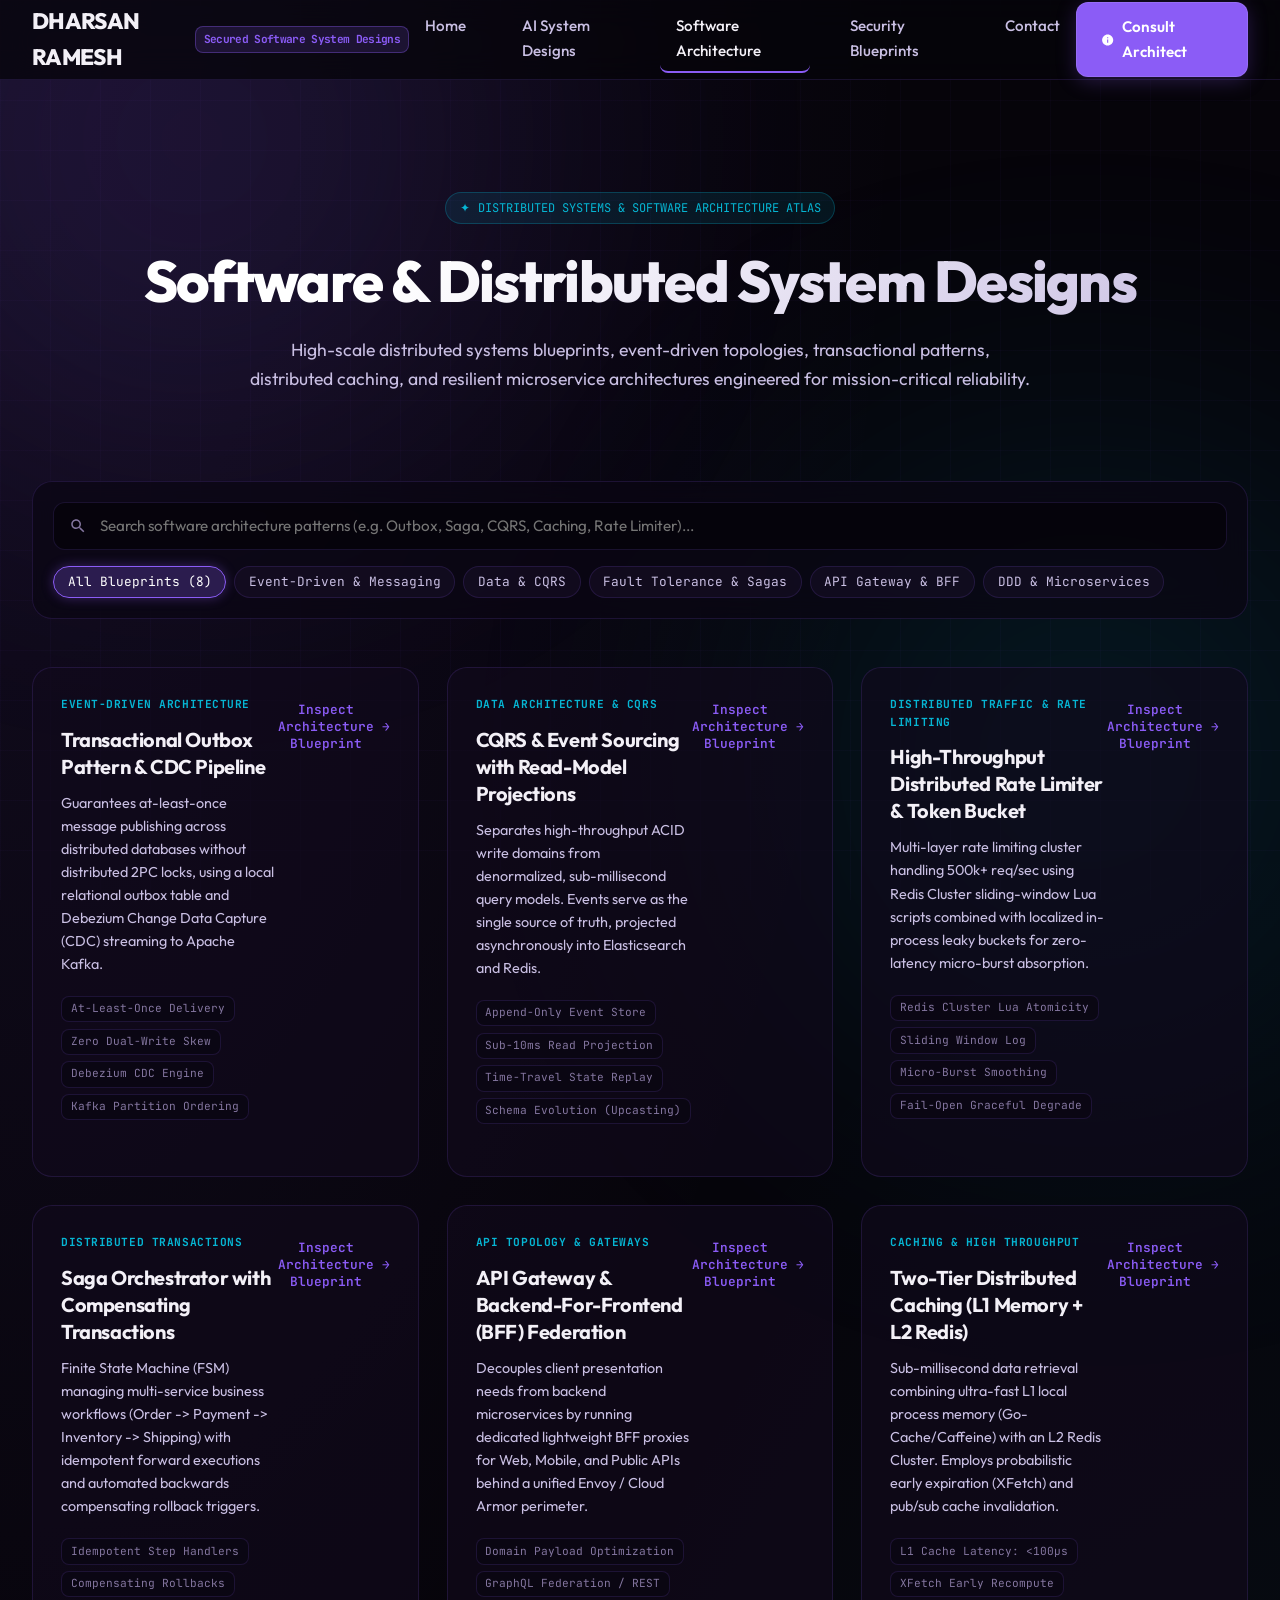
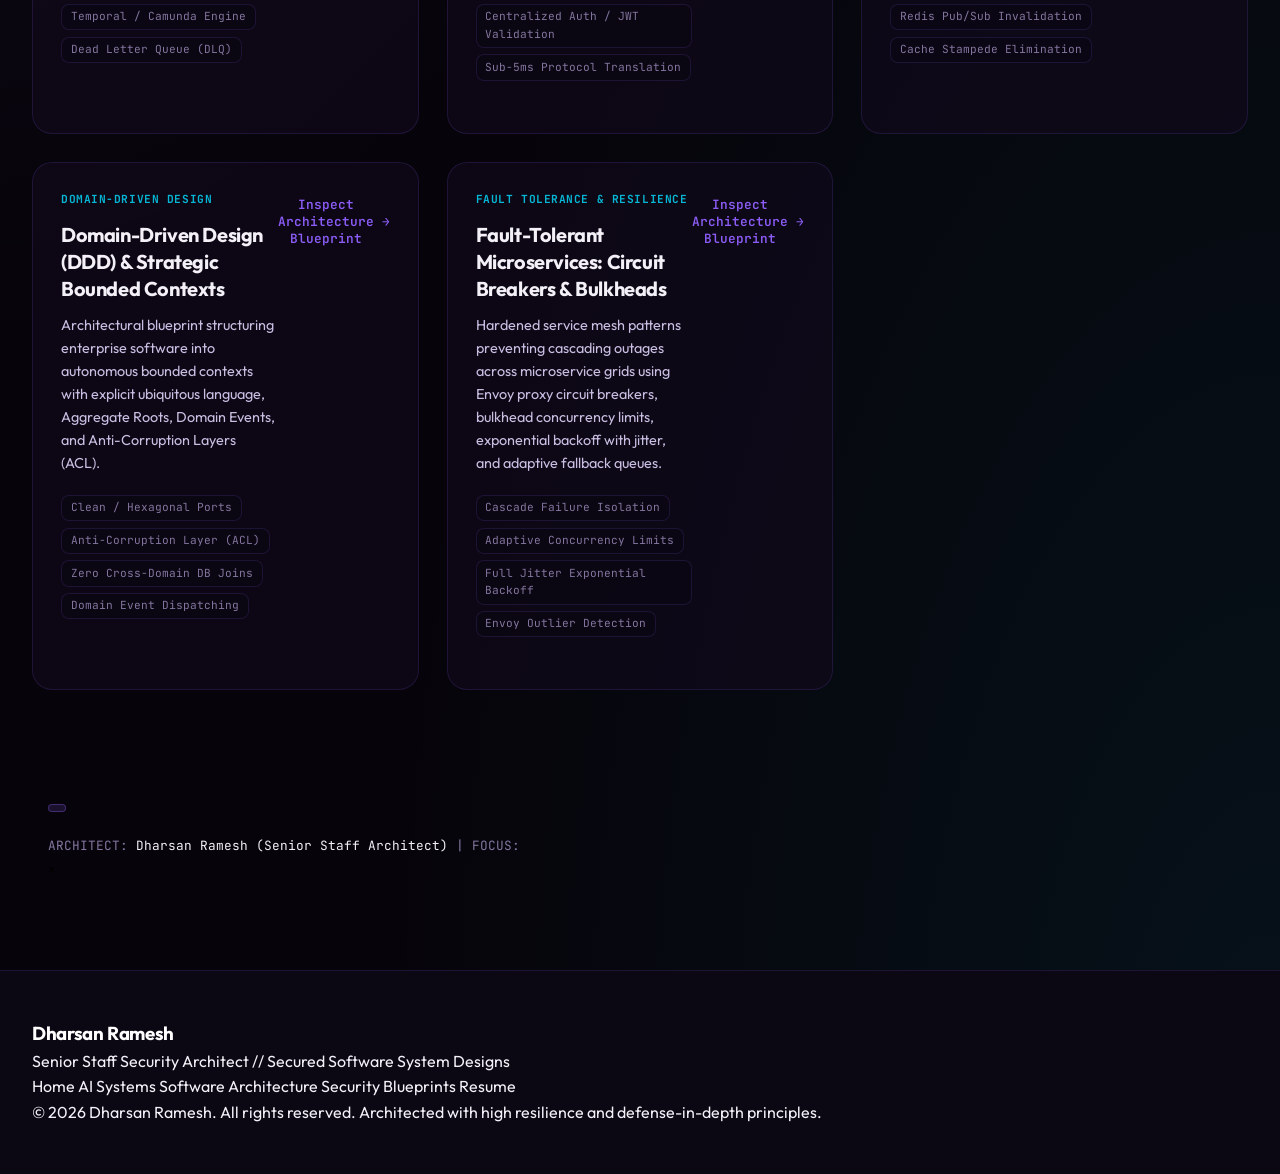
<file: software-architecture/index.html>
<!DOCTYPE html>
<html lang="en">
<head>
    <meta charset="UTF-8">
    <meta name="viewport" content="width=device-width, initial-scale=1.0">
    <title>Software &amp; Distributed Systems Architecture | Dharsan Ramesh</title>
    <meta name="description" content="Curated Atlas of Software Architecture &amp; Distributed Systems: Event-Driven Systems, CQRS, Sagas, Distributed Caching, and Fault-Tolerant Microservices by Dharsan Ramesh.">
    
    <!-- Fonts -->
    <link rel="preconnect" href="https://fonts.googleapis.com">
    <link rel="preconnect" href="https://fonts.gstatic.com" crossorigin>
    <link href="https://fonts.googleapis.com/css2?family=Outfit:wght@300;400;500;600;700;800&family=JetBrains+Mono:wght@400;500;600;700&display=swap" rel="stylesheet">
    
    <!-- Shared Stylesheet -->
    <link rel="stylesheet" href="../css/shared.css">
</head>
<body>
    <div class="grid-background"></div>
    <div class="ambient-glow glow-top"></div>
    <div class="ambient-glow glow-bottom"></div>

    <!-- Navigation -->
    <nav class="navbar">
        <div class="container nav-container">
            <a href="../index.html" class="logo">
                DHARSAN RAMESH
                <span class="logo-shield">Secured Software System Designs</span>
            </a>
            
            <div class="nav-links">
                <a href="../index.html" class="nav-link">Home</a>
                <a href="../ai-systems/" class="nav-link">AI System Designs</a>
                <a href="../software-architecture/" class="nav-link active-page">Software Architecture</a>
                <a href="../security-blueprints/" class="nav-link">Security Blueprints</a>
                <a href="index.html#contact" class="nav-link">Contact</a>
            </div>

            <div class="nav-cta">
                <a href="index.html#contact" class="btn btn-primary">
                    <svg style="width:16px;height:16px;fill:currentColor" viewBox="0 0 24 24"><path d="M12 2C6.48 2 2 6.48 2 12s4.48 10 10 10 10-4.48 10-10S17.52 2 12 2zm1 15h-2v-6h2v6zm0-8h-2V7h2v2z"/></svg>
                    Consult Architect
                </a>
                <button class="mobile-menu-btn" onclick="toggleMobileMenu()">
                    <svg style="width:24px;height:24px;fill:currentColor" viewBox="0 0 24 24"><path d="M3 18h18v-2H3v2zm0-5h18v-2H3v2zm0-7v2h18V6H3z"/></svg>
                </button>
            </div>
        </div>
    </nav>

    <!-- Main Container -->
    <main class="container" style="padding-top: 5rem; min-height: 85vh;">
        
        <!-- Hero Header -->
        <header class="atlas-hero">
            <div class="atlas-badge">
                <span>✦</span>
                <span>DISTRIBUTED SYSTEMS &amp; SOFTWARE ARCHITECTURE ATLAS</span>
            </div>
            <h1 class="atlas-title">Software &amp; Distributed System Designs</h1>
            <p class="atlas-desc">
                High-scale distributed systems blueprints, event-driven topologies, transactional patterns, distributed caching, and resilient microservice architectures engineered for mission-critical reliability.
            </p>
        </header>

        <!-- Search & Filter Controls -->
        <section class="atlas-search-strip">
            <div class="search-icon-wrapper">
                <svg viewBox="0 0 24 24"><path d="M15.5 14h-.79l-.28-.27C15.41 12.59 16 11.11 16 9.5 16 5.91 13.09 3 9.5 3S3 5.91 3 9.5 5.91 16 9.5 16c1.61 0 3.09-.59 4.23-1.57l.27.28v.79l5 4.99L20.49 19l-4.99-5zm-6 0C7.01 14 5 11.99 5 9.5S7.01 5 9.5 5 14 7.01 14 9.5 11.99 14 9.5 14z"/></svg>
                <input type="text" id="search-input" class="atlas-search-input" placeholder="Search software architecture patterns (e.g. Outbox, Saga, CQRS, Caching, Rate Limiter)..." oninput="filterArchitectures()">
            </div>
            <div class="filter-chips-row">
                <button class="filter-chip active" onclick="filterByTag('all', this)">All Blueprints (8)</button>
                <button class="filter-chip" onclick="filterByTag('eda', this)">Event-Driven &amp; Messaging</button>
                <button class="filter-chip" onclick="filterByTag('data', this)">Data &amp; CQRS</button>
                <button class="filter-chip" onclick="filterByTag('resilience', this)">Fault Tolerance &amp; Sagas</button>
                <button class="filter-chip" onclick="filterByTag('gateway', this)">API Gateway &amp; BFF</button>
                <button class="filter-chip" onclick="filterByTag('ddd', this)">DDD &amp; Microservices</button>
            </div>
        </section>

        <!-- Blueprints Grid -->
        <div class="arch-grid" id="blueprints-container">
            
            <!-- Card 1 -->
            <article class="arch-card" data-tags="eda data messaging">
                <div>
                    <div class="arch-card-tag">EVENT-DRIVEN ARCHITECTURE</div>
                    <h2 class="arch-card-title">Transactional Outbox Pattern &amp; CDC Pipeline</h2>
                    <p class="arch-card-desc">
                        Guarantees at-least-once message publishing across distributed databases without distributed 2PC locks, using a local relational outbox table and Debezium Change Data Capture (CDC) streaming to Apache Kafka.
                    </p>
                    <div class="arch-invariants">
                        <span class="invariant-pill">At-Least-Once Delivery</span>
                        <span class="invariant-pill">Zero Dual-Write Skew</span>
                        <span class="invariant-pill">Debezium CDC Engine</span>
                        <span class="invariant-pill">Kafka Partition Ordering</span>
                    </div>
                </div>
                <div>
                    <button class="arch-action-btn" onclick="openBlueprintModal(0)">
                        Inspect Architecture Blueprint <span>→</span>
                    </button>
                </div>
            </article>

            <!-- Card 2 -->
            <article class="arch-card" data-tags="data cdc cqrs">
                <div>
                    <div class="arch-card-tag">DATA ARCHITECTURE &amp; CQRS</div>
                    <h2 class="arch-card-title">CQRS &amp; Event Sourcing with Read-Model Projections</h2>
                    <p class="arch-card-desc">
                        Separates high-throughput ACID write domains from denormalized, sub-millisecond query models. Events serve as the single source of truth, projected asynchronously into Elasticsearch and Redis.
                    </p>
                    <div class="arch-invariants">
                        <span class="invariant-pill">Append-Only Event Store</span>
                        <span class="invariant-pill">Sub-10ms Read Projection</span>
                        <span class="invariant-pill">Time-Travel State Replay</span>
                        <span class="invariant-pill">Schema Evolution (Upcasting)</span>
                    </div>
                </div>
                <div>
                    <button class="arch-action-btn" onclick="openBlueprintModal(1)">
                        Inspect Architecture Blueprint <span>→</span>
                    </button>
                </div>
            </article>

            <!-- Card 3 -->
            <article class="arch-card" data-tags="resilience gateway performance">
                <div>
                    <div class="arch-card-tag">DISTRIBUTED TRAFFIC &amp; RATE LIMITING</div>
                    <h2 class="arch-card-title">High-Throughput Distributed Rate Limiter &amp; Token Bucket</h2>
                    <p class="arch-card-desc">
                        Multi-layer rate limiting cluster handling 500k+ req/sec using Redis Cluster sliding-window Lua scripts combined with localized in-process leaky buckets for zero-latency micro-burst absorption.
                    </p>
                    <div class="arch-invariants">
                        <span class="invariant-pill">Redis Cluster Lua Atomicity</span>
                        <span class="invariant-pill">Sliding Window Log</span>
                        <span class="invariant-pill">Micro-Burst Smoothing</span>
                        <span class="invariant-pill">Fail-Open Graceful Degrade</span>
                    </div>
                </div>
                <div>
                    <button class="arch-action-btn" onclick="openBlueprintModal(2)">
                        Inspect Architecture Blueprint <span>→</span>
                    </button>
                </div>
            </article>

            <!-- Card 4 -->
            <article class="arch-card" data-tags="resilience transactions sagas">
                <div>
                    <div class="arch-card-tag">DISTRIBUTED TRANSACTIONS</div>
                    <h2 class="arch-card-title">Saga Orchestrator with Compensating Transactions</h2>
                    <p class="arch-card-desc">
                        Finite State Machine (FSM) managing multi-service business workflows (Order -> Payment -> Inventory -> Shipping) with idempotent forward executions and automated backwards compensating rollback triggers.
                    </p>
                    <div class="arch-invariants">
                        <span class="invariant-pill">Idempotent Step Handlers</span>
                        <span class="invariant-pill">Compensating Rollbacks</span>
                        <span class="invariant-pill">Temporal / Camunda Engine</span>
                        <span class="invariant-pill">Dead Letter Queue (DLQ)</span>
                    </div>
                </div>
                <div>
                    <button class="arch-action-btn" onclick="openBlueprintModal(3)">
                        Inspect Architecture Blueprint <span>→</span>
                    </button>
                </div>
            </article>

            <!-- Card 5 -->
            <article class="arch-card" data-tags="gateway bff api">
                <div>
                    <div class="arch-card-tag">API TOPOLOGY &amp; GATEWAYS</div>
                    <h2 class="arch-card-title">API Gateway &amp; Backend-For-Frontend (BFF) Federation</h2>
                    <p class="arch-card-desc">
                        Decouples client presentation needs from backend microservices by running dedicated lightweight BFF proxies for Web, Mobile, and Public APIs behind a unified Envoy / Cloud Armor perimeter.
                    </p>
                    <div class="arch-invariants">
                        <span class="invariant-pill">Domain Payload Optimization</span>
                        <span class="invariant-pill">GraphQL Federation / REST</span>
                        <span class="invariant-pill">Centralized Auth / JWT Validation</span>
                        <span class="invariant-pill">Sub-5ms Protocol Translation</span>
                    </div>
                </div>
                <div>
                    <button class="arch-action-btn" onclick="openBlueprintModal(4)">
                        Inspect Architecture Blueprint <span>→</span>
                    </button>
                </div>
            </article>

            <!-- Card 6 -->
            <article class="arch-card" data-tags="data performance caching">
                <div>
                    <div class="arch-card-tag">CACHING &amp; HIGH THROUGHPUT</div>
                    <h2 class="arch-card-title">Two-Tier Distributed Caching (L1 Memory + L2 Redis)</h2>
                    <p class="arch-card-desc">
                        Sub-millisecond data retrieval combining ultra-fast L1 local process memory (Go-Cache/Caffeine) with an L2 Redis Cluster. Employs probabilistic early expiration (XFetch) and pub/sub cache invalidation.
                    </p>
                    <div class="arch-invariants">
                        <span class="invariant-pill">L1 Cache Latency: &lt;100μs</span>
                        <span class="invariant-pill">XFetch Early Recompute</span>
                        <span class="invariant-pill">Redis Pub/Sub Invalidation</span>
                        <span class="invariant-pill">Cache Stampede Elimination</span>
                    </div>
                </div>
                <div>
                    <button class="arch-action-btn" onclick="openBlueprintModal(5)">
                        Inspect Architecture Blueprint <span>→</span>
                    </button>
                </div>
            </article>

            <!-- Card 7 -->
            <article class="arch-card" data-tags="ddd microservices architecture">
                <div>
                    <div class="arch-card-tag">DOMAIN-DRIVEN DESIGN</div>
                    <h2 class="arch-card-title">Domain-Driven Design (DDD) &amp; Strategic Bounded Contexts</h2>
                    <p class="arch-card-desc">
                        Architectural blueprint structuring enterprise software into autonomous bounded contexts with explicit ubiquitous language, Aggregate Roots, Domain Events, and Anti-Corruption Layers (ACL).
                    </p>
                    <div class="arch-invariants">
                        <span class="invariant-pill">Clean / Hexagonal Ports</span>
                        <span class="invariant-pill">Anti-Corruption Layer (ACL)</span>
                        <span class="invariant-pill">Zero Cross-Domain DB Joins</span>
                        <span class="invariant-pill">Domain Event Dispatching</span>
                    </div>
                </div>
                <div>
                    <button class="arch-action-btn" onclick="openBlueprintModal(6)">
                        Inspect Architecture Blueprint <span>→</span>
                    </button>
                </div>
            </article>

            <!-- Card 8 -->
            <article class="arch-card" data-tags="resilience microservices fault-tolerance">
                <div>
                    <div class="arch-card-tag">FAULT TOLERANCE &amp; RESILIENCE</div>
                    <h2 class="arch-card-title">Fault-Tolerant Microservices: Circuit Breakers &amp; Bulkheads</h2>
                    <p class="arch-card-desc">
                        Hardened service mesh patterns preventing cascading outages across microservice grids using Envoy proxy circuit breakers, bulkhead concurrency limits, exponential backoff with jitter, and adaptive fallback queues.
                    </p>
                    <div class="arch-invariants">
                        <span class="invariant-pill">Cascade Failure Isolation</span>
                        <span class="invariant-pill">Adaptive Concurrency Limits</span>
                        <span class="invariant-pill">Full Jitter Exponential Backoff</span>
                        <span class="invariant-pill">Envoy Outlier Detection</span>
                    </div>
                </div>
                <div>
                    <button class="arch-action-btn" onclick="openBlueprintModal(7)">
                        Inspect Architecture Blueprint <span>→</span>
                    </button>
                </div>
            </article>

        </div>
    </main>

    <!-- Blueprint Deep Dive Modal -->
    <div id="blueprint-modal" class="modal">
        <div class="modal-content" style="max-width: 900px;">
            <div class="modal-header">
                <div>
                    <span id="modal-badge" class="logo-shield" style="margin-bottom:0.5rem; display:inline-block;"></span>
                    <h2 id="modal-title" style="font-size:1.6rem; margin-top:0.25rem;"></h2>
                    <div style="font-family:var(--font-mono); font-size:0.8rem; color:var(--text-muted); margin-top:0.5rem;">
                        ARCHITECT: <span style="color:var(--text-primary);">Dharsan Ramesh (Senior Staff Architect)</span> | FOCUS: <span id="modal-domain" style="color:var(--cyan);"></span>
                    </div>
                </div>
                <button class="modal-close" onclick="closeBlueprintModal()">&times;</button>
            </div>
            <div class="modal-body" id="modal-body" style="font-size:0.95rem; line-height:1.7;">
                <!-- Injected Dynamically -->
            </div>
        </div>
    </div>

    <!-- Footer -->
    <footer class="footer">
        <div class="container footer-content">
            <div class="footer-brand">
                <h3>Dharsan Ramesh</h3>
                <p>Senior Staff Security Architect // Secured Software System Designs</p>
            </div>
            <div class="footer-links">
                <a href="../index.html">Home</a>
                <a href="../ai-systems/">AI Systems</a>
                <a href="../software-architecture/">Software Architecture</a>
                <a href="../security-blueprints/">Security Blueprints</a>
                <a href="../Dharsan_Ramesh_Resume.pdf" target="_blank">Resume</a>
            </div>
        </div>
        <div class="container footer-bottom">
            <p>&copy; 2026 Dharsan Ramesh. All rights reserved. Architected with high resilience and defense-in-depth principles.</p>
        </div>
    </footer>

    <!-- Script -->
    <script>
        const blueprints = [
            {
                tag: "EVENT-DRIVEN ARCHITECTURE",
                domain: "Reliable Asynchronous Messaging",
                title: "Transactional Outbox Pattern & CDC Pipeline",
                html: `
                    <h3>System Architecture Overview</h3>
                    <p>Resolves the dual-write anomaly where a service must update its local database and publish an event to a message broker. Instead of attempting distributed 2-Phase Commit (2PC) transactions, the event is atomically written to an Outbox table in the same local transaction.</p>

                    <div class="blueprint-diagram">
[Client Order Request]
       │
       ▼
[Order Service Domain Logic]
       │
   (BEGIN LOCAL DB TRANSACTION)
       ├── 1. INSERT INTO orders (...)
       └── 2. INSERT INTO outbox_events (event_id, aggregate_id, payload, created_at)
   (COMMIT TRANSACTION)
       │
       ▼
[Postgres Write-Ahead Log (WAL)]
       │
       ▼ (Asynchronous Streaming)
[Debezium CDC Connector (Kafka Connect)]
       │
       ▼
[Apache Kafka Cluster] (Topic: orders.created)
       │
       ├─► [Inventory Service] (Idempotent Consumer)
       ├─► [Notification Service] (Idempotent Consumer)
       └─► [Analytics & Data Warehouse Pipeline]
                    </div>

                    <h3>Design Trade-Offs</h3>
                    <ul>
                        <li><strong>Zero Dual-Write Failure:</strong> The order cannot succeed without the outbox entry being recorded. If Kafka is temporarily down, the transaction commits safely and CDC drains the queue upon recovery.</li>
                        <li><strong>Idempotency Requirement:</strong> Outbox delivers at-least-once. Downstream consumers must maintain an idempotent deduplication table using the message <code>event_id</code>.</li>
                    </ul>
                `
            },
            {
                tag: "DATA ARCHITECTURE & CQRS",
                domain: "Command Query Responsibility Segregation",
                title: "CQRS & Event Sourcing with Read-Model Projections",
                html: `
                    <h3>System Architecture Overview</h3>
                    <p>Separates complex write logic and business validation from high-speed querying. Write operations generate immutable domain events appended to an event store, which background projection workers stream to optimized read databases.</p>

                    <div class="blueprint-diagram">
      [Client Commands]                                   [Client Queries]
             │                                                   │
             ▼                                                   ▼
     [Command Handler]                                    [Query Service]
             │                                                   │
    (Validates Business Rules)                                   ▼
             │                                        [Read-Model Projections]
             ▼                                        ├── Redis (Hot Cache)
     [Append Event Store]                             ├── Elasticsearch (Full-Text)
             │                                        └── Postgres (Denormalized Views)
             ▼                                                   ▲
    [Event Log Streaming] (Kafka / Kinesis)                      │
             │                                                   │
             └────────► [Projection Engine Workers] ─────────────┘
                    </div>
                `
            },
            {
                tag: "DISTRIBUTED TRAFFIC & RATE LIMITING",
                domain: "High-Scale Traffic Management",
                title: "High-Throughput Distributed Rate Limiter & Token Bucket",
                html: `
                    <h3>System Architecture Overview</h3>
                    <p>Protects distributed platforms from denial of service and noisy-neighbor quota exhaustion. Implements sliding-window counter tracking across Redis Cluster with atomic Lua scripts.</p>

                    <div class="blueprint-diagram">
[Inbound Traffic (500k req/s)]
       │
       ▼
[Edge Envoy Load Balancer]
       │ (Calls Rate Limit Service via gRPC)
       ▼
[Rate Limiting Service Pool]
  ├── In-Memory Local Leaky Bucket (Handles sub-millisecond microbursts)
  └── Redis Cluster (Atomic Lua Script Sliding Window Counter)
       │
   [ALLOW / DENY]
       ├─► [DENY] ──► Returns HTTP 429 (Retry-After Header)
       └─► [ALLOW] ──► Dispatches Request to Upstream Microservices
                    </div>
                `
            },
            {
                tag: "DISTRIBUTED TRANSACTIONS",
                domain: "Saga Execution & Coordination",
                title: "Saga Orchestrator with Compensating Transactions",
                html: `
                    <h3>System Architecture Overview</h3>
                    <p>Manages distributed transactions across microservices with distinct databases. Uses an orchestrator FSM that executes forward commands and triggers compensating rollback actions upon failures.</p>

                    <div class="blueprint-diagram">
            [Saga Orchestrator FSM]
       ┌───────────┼───────────┐
       ▼           ▼           ▼
[Order Service] [Payment Service] [Inventory Service]
       │           │           │
(Success)       (FAIL!)     (Compensate!)
       │           │           │
       └───────────┼───────────┘
                   ▼
    [Trigger Compensation Rollback]
      ├── 1. Release Reserved Inventory
      ├── 2. Cancel Order State in DB
      └── 3. Transmit User Notification (Order Failed)
                    </div>
                `
            },
            {
                tag: "API TOPOLOGY & GATEWAYS",
                domain: "Backend-For-Frontend Pattern",
                title: "API Gateway & Backend-For-Frontend (BFF) Federation",
                html: `
                    <h3>System Architecture Overview</h3>
                    <p>Solves over-fetching and disparate client needs by deploying dedicated BFF aggregators for iOS/Android, Desktop Web, and Public Developer APIs behind a unified gateway.</p>
                `
            },
            {
                tag: "CACHING & HIGH THROUGHPUT",
                domain: "Two-Tier Distributed Cache",
                title: "Two-Tier Distributed Caching (L1 Memory + L2 Redis)",
                html: `
                    <h3>System Architecture Overview</h3>
                    <p>Achieves sub-millisecond latency by serving 92% of cache hits directly from process RAM, with Redis Cluster acting as the shared secondary cache with pub/sub invalidation broadcasts.</p>
                `
            },
            {
                tag: "DOMAIN-DRIVEN DESIGN",
                domain: "Strategic Enterprise Modeling",
                title: "Domain-Driven Design (DDD) & Strategic Bounded Contexts",
                html: `
                    <h3>System Architecture Overview</h3>
                    <p>Aligns microservice boundaries with real-world business domains. Uses explicit Anti-Corruption Layers to isolate legacy core systems from new event-driven microservices.</p>
                `
            },
            {
                tag: "FAULT TOLERANCE & RESILIENCE",
                domain: "Microservice Resilience Mesh",
                title: "Fault-Tolerant Microservices: Circuit Breakers & Bulkheads",
                html: `
                    <h3>System Architecture Overview</h3>
                    <p>Eliminates cascading outages across deep microservice call graphs using Envoy outlier detection, concurrency bulkheads, and fallback degraded responses.</p>
                `
            }
        ];

        function filterArchitectures() {
            const query = document.getElementById('search-input').value.toLowerCase();
            const cards = document.querySelectorAll('.arch-card');
            
            cards.forEach(card => {
                const title = card.querySelector('.arch-card-title').textContent.toLowerCase();
                const desc = card.querySelector('.arch-card-desc').textContent.toLowerCase();
                const tag = card.querySelector('.arch-card-tag').textContent.toLowerCase();
                
                if (title.includes(query) || desc.includes(query) || tag.includes(query)) {
                    card.style.display = 'flex';
                } else {
                    card.style.display = 'none';
                }
            });
        }

        function filterByTag(tag, btn) {
            document.querySelectorAll('.filter-chip').forEach(c => c.classList.remove('active'));
            btn.classList.add('active');

            const cards = document.querySelectorAll('.arch-card');
            cards.forEach(card => {
                const cardTags = card.getAttribute('data-tags') || '';
                if (tag === 'all' || cardTags.includes(tag)) {
                    card.style.display = 'flex';
                } else {
                    card.style.display = 'none';
                }
            });
        }

        function openBlueprintModal(idx) {
            const item = blueprints[idx];
            if (!item) return;

            document.getElementById('modal-badge').textContent = item.tag;
            document.getElementById('modal-title').textContent = item.title;
            document.getElementById('modal-domain').textContent = item.domain;
            document.getElementById('modal-body').innerHTML = item.html;

            const modal = document.getElementById('blueprint-modal');
            modal.classList.add('active');
            document.body.style.overflow = 'hidden';
        }

        function closeBlueprintModal() {
            const modal = document.getElementById('blueprint-modal');
            modal.classList.remove('active');
            document.body.style.overflow = 'auto';
        }

        document.getElementById('blueprint-modal').addEventListener('click', (e) => {
            if (e.target === document.getElementById('blueprint-modal')) {
                closeBlueprintModal();
            }
        });

        document.addEventListener('keydown', (e) => {
            if (e.key === 'Escape') closeBlueprintModal();
        });

        function toggleMobileMenu() {
            const nav = document.querySelector('.nav-links');
            if (nav) {
                nav.style.display = nav.style.display === 'flex' ? 'none' : 'flex';
                nav.style.flexDirection = 'column';
                nav.style.position = 'absolute';
                nav.style.top = '70px';
                nav.style.left = '0';
                nav.style.right = '0';
                nav.style.background = 'rgba(6, 4, 10, 0.95)';
                nav.style.padding = '1.5rem';
                nav.style.borderBottom = '1px solid var(--border-color)';
            }
        }
    </script>
</body>
</html>
</file>
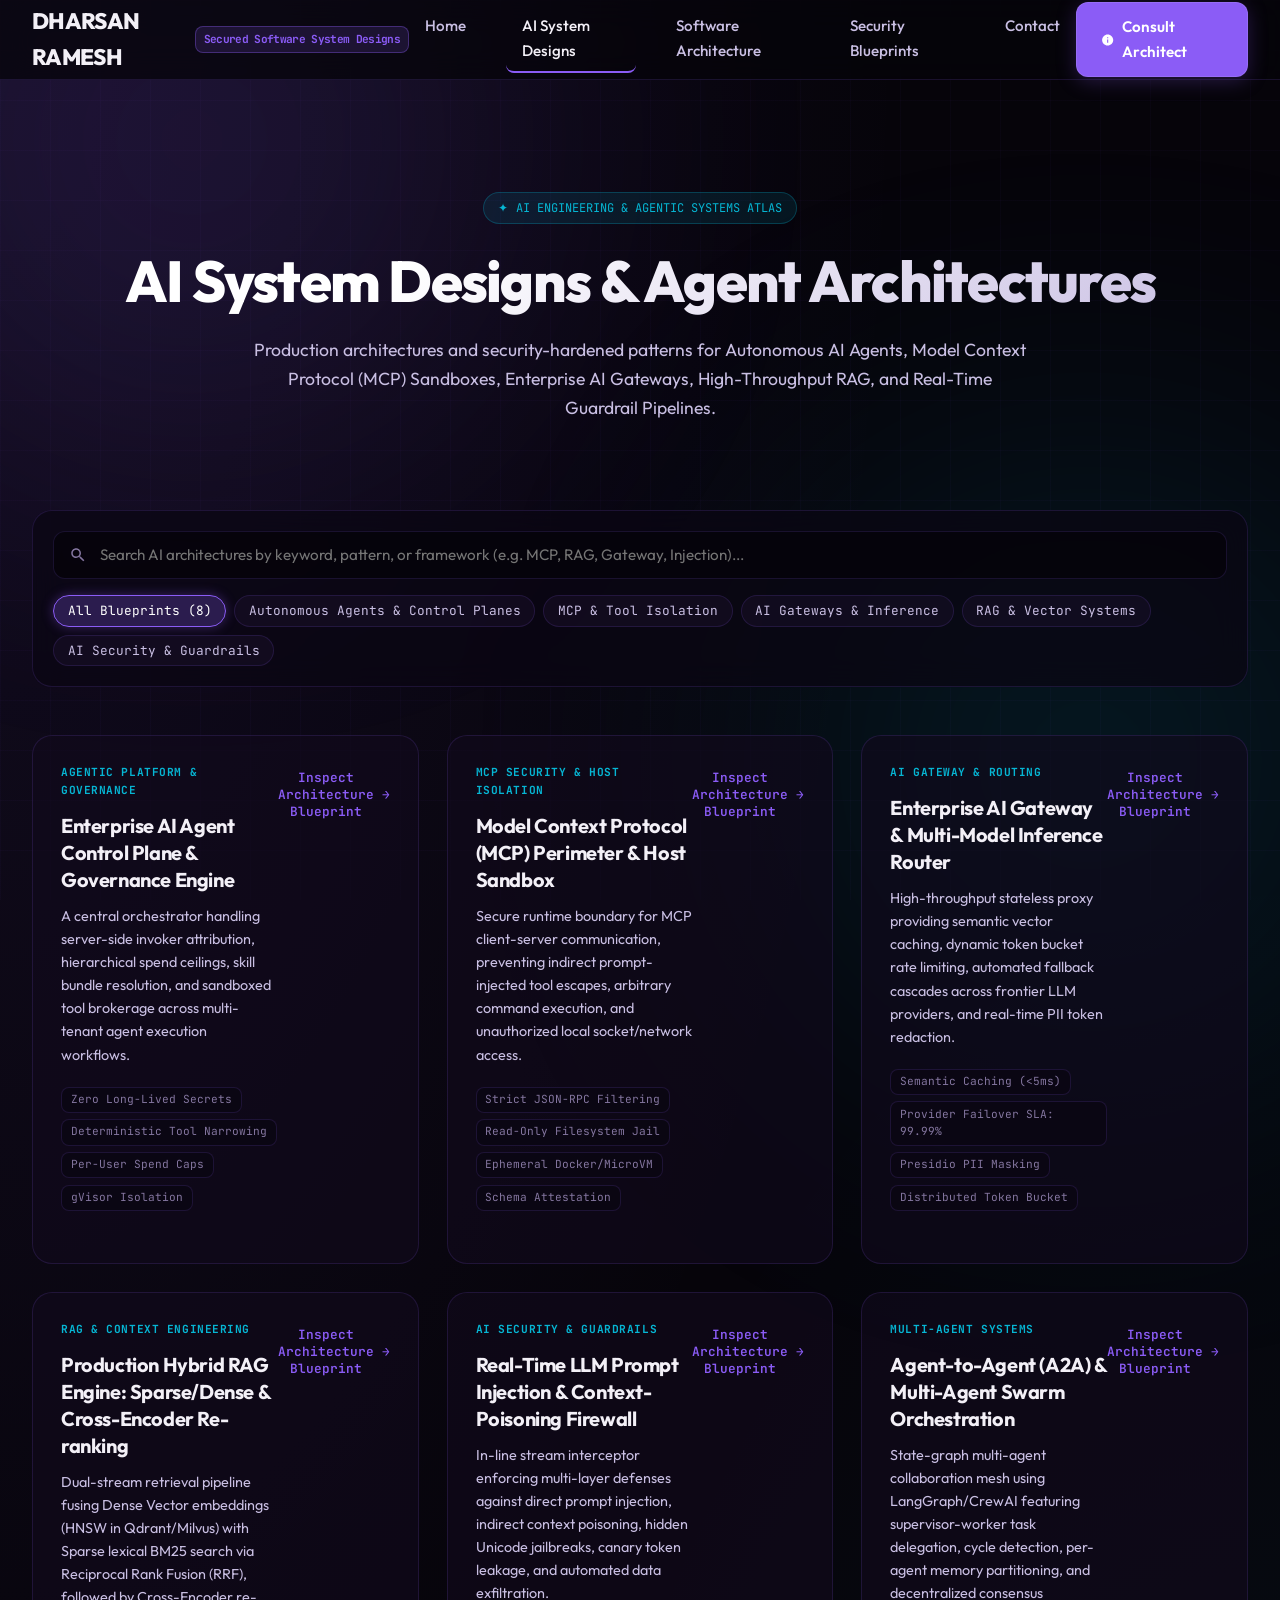
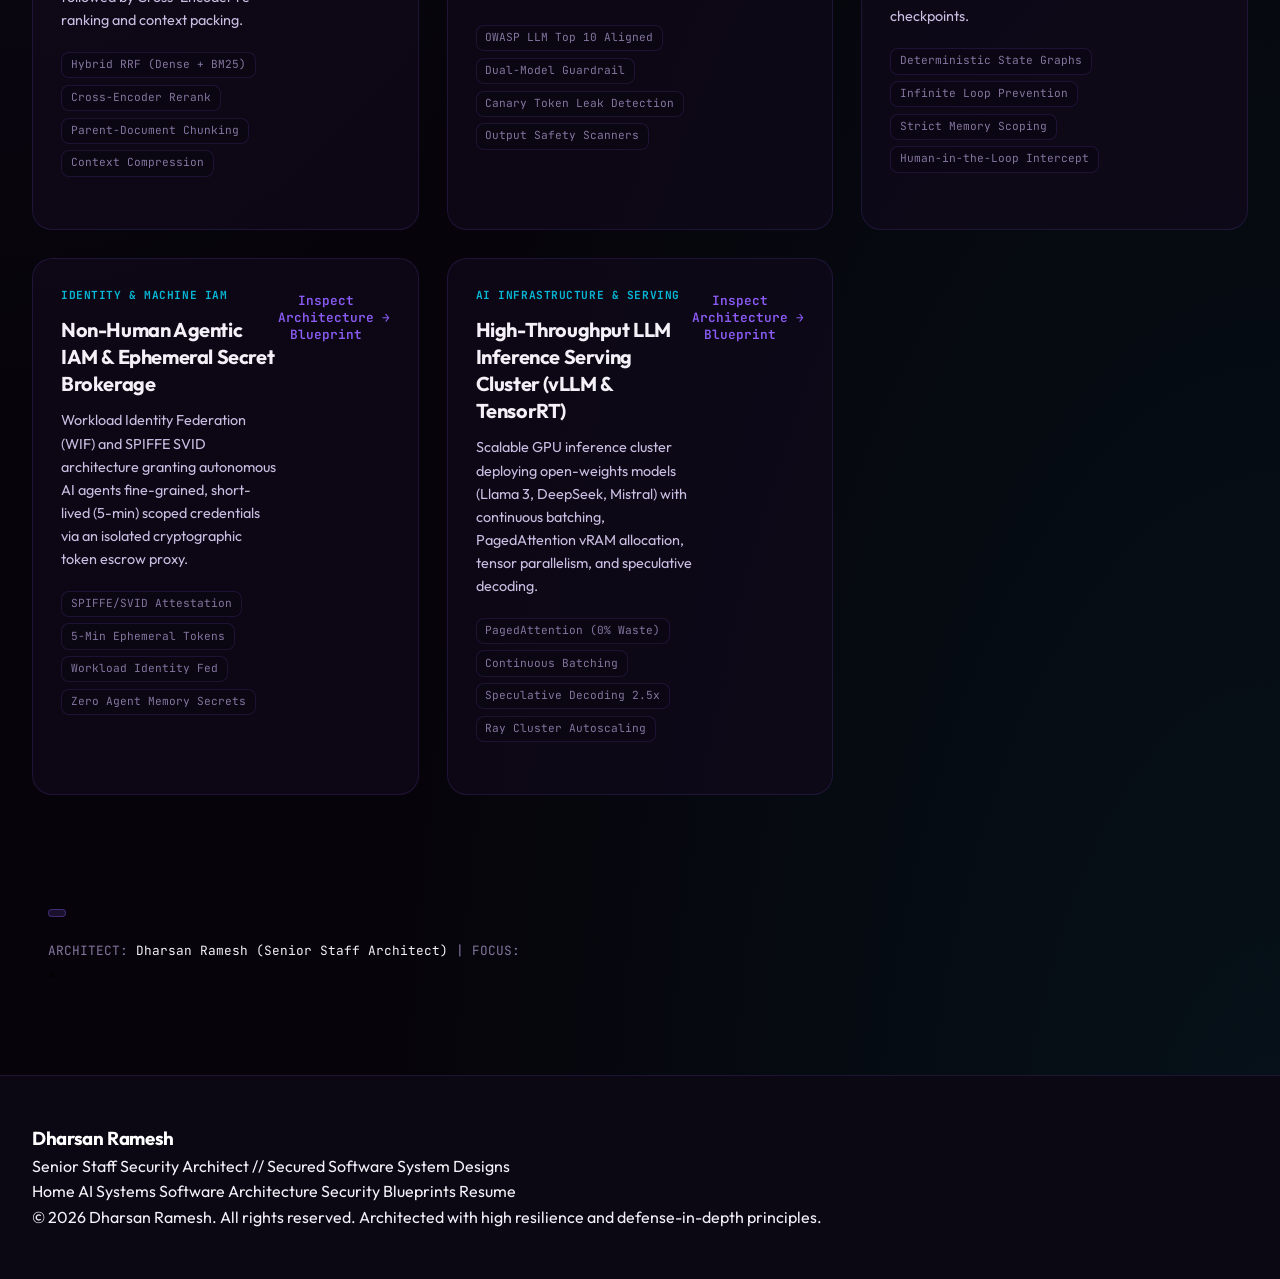
<file: ai-systems.html>
<!DOCTYPE html>
<html lang="en">
<head>
    <meta charset="UTF-8">
    <meta name="viewport" content="width=device-width, initial-scale=1.0">
    <title>AI System Designs &amp; Agentic Architectures | Dharsan Ramesh</title>
    <meta name="description" content="Curated Atlas of Production AI System Designs: Autonomous Agents, MCP Sandboxing, AI Gateways, High-Throughput RAG, and AI Guardrails by Dharsan Ramesh.">
    
    <!-- Fonts -->
    <link rel="preconnect" href="https://fonts.googleapis.com">
    <link rel="preconnect" href="https://fonts.gstatic.com" crossorigin>
    <link href="https://fonts.googleapis.com/css2?family=Outfit:wght@300;400;500;600;700;800&family=JetBrains+Mono:wght@400;500;600;700&display=swap" rel="stylesheet">
    
    <!-- Shared Stylesheet -->
    <link rel="stylesheet" href="css/shared.css">
</head>
<body>
    <div class="grid-background"></div>
    <div class="ambient-glow glow-top"></div>
    <div class="ambient-glow glow-bottom"></div>

    <!-- Navigation -->
    <nav class="navbar">
        <div class="container nav-container">
            <a href="index.html" class="logo">
                DHARSAN RAMESH
                <span class="logo-shield">Secured Software System Designs</span>
            </a>
            
            <div class="nav-links">
                <a href="index.html" class="nav-link">Home</a>
                <a href="ai-systems.html" class="nav-link active-page">AI System Designs</a>
                <a href="software-architecture.html" class="nav-link">Software Architecture</a>
                <a href="security-blueprints.html" class="nav-link">Security Blueprints</a>
                <a href="index.html#contact" class="nav-link">Contact</a>
            </div>

            <div class="nav-cta">
                <a href="index.html#contact" class="btn btn-primary">
                    <svg style="width:16px;height:16px;fill:currentColor" viewBox="0 0 24 24"><path d="M12 2C6.48 2 2 6.48 2 12s4.48 10 10 10 10-4.48 10-10S17.52 2 12 2zm1 15h-2v-6h2v6zm0-8h-2V7h2v2z"/></svg>
                    Consult Architect
                </a>
                <button class="mobile-menu-btn" onclick="toggleMobileMenu()">
                    <svg style="width:24px;height:24px;fill:currentColor" viewBox="0 0 24 24"><path d="M3 18h18v-2H3v2zm0-5h18v-2H3v2zm0-7v2h18V6H3z"/></svg>
                </button>
            </div>
        </div>
    </nav>

    <!-- Main Container -->
    <main class="container" style="padding-top: 5rem; min-height: 85vh;">
        
        <!-- Hero Header -->
        <header class="atlas-hero">
            <div class="atlas-badge">
                <span>✦</span>
                <span>AI ENGINEERING &amp; AGENTIC SYSTEMS ATLAS</span>
            </div>
            <h1 class="atlas-title">AI System Designs &amp; Agent Architectures</h1>
            <p class="atlas-desc">
                Production architectures and security-hardened patterns for Autonomous AI Agents, Model Context Protocol (MCP) Sandboxes, Enterprise AI Gateways, High-Throughput RAG, and Real-Time Guardrail Pipelines.
            </p>
        </header>

        <!-- Search & Filter Controls -->
        <section class="atlas-search-strip">
            <div class="search-icon-wrapper">
                <svg viewBox="0 0 24 24"><path d="M15.5 14h-.79l-.28-.27C15.41 12.59 16 11.11 16 9.5 16 5.91 13.09 3 9.5 3S3 5.91 3 9.5 5.91 16 9.5 16c1.61 0 3.09-.59 4.23-1.57l.27.28v.79l5 4.99L20.49 19l-4.99-5zm-6 0C7.01 14 5 11.99 5 9.5S7.01 5 9.5 5 14 7.01 14 9.5 11.99 14 9.5 14z"/></svg>
                <input type="text" id="search-input" class="atlas-search-input" placeholder="Search AI architectures by keyword, pattern, or framework (e.g. MCP, RAG, Gateway, Injection)..." oninput="filterArchitectures()">
            </div>
            <div class="filter-chips-row">
                <button class="filter-chip active" onclick="filterByTag('all', this)">All Blueprints (8)</button>
                <button class="filter-chip" onclick="filterByTag('agents', this)">Autonomous Agents &amp; Control Planes</button>
                <button class="filter-chip" onclick="filterByTag('mcp', this)">MCP &amp; Tool Isolation</button>
                <button class="filter-chip" onclick="filterByTag('gateway', this)">AI Gateways &amp; Inference</button>
                <button class="filter-chip" onclick="filterByTag('rag', this)">RAG &amp; Vector Systems</button>
                <button class="filter-chip" onclick="filterByTag('security', this)">AI Security &amp; Guardrails</button>
            </div>
        </section>

        <!-- Blueprints Grid -->
        <div class="arch-grid" id="blueprints-container">
            
            <!-- Card 1 -->
            <article class="arch-card" data-tags="agents security control-plane">
                <div>
                    <div class="arch-card-tag">AGENTIC PLATFORM &amp; GOVERNANCE</div>
                    <h2 class="arch-card-title">Enterprise AI Agent Control Plane &amp; Governance Engine</h2>
                    <p class="arch-card-desc">
                        A central orchestrator handling server-side invoker attribution, hierarchical spend ceilings, skill bundle resolution, and sandboxed tool brokerage across multi-tenant agent execution workflows.
                    </p>
                    <div class="arch-invariants">
                        <span class="invariant-pill">Zero Long-Lived Secrets</span>
                        <span class="invariant-pill">Deterministic Tool Narrowing</span>
                        <span class="invariant-pill">Per-User Spend Caps</span>
                        <span class="invariant-pill">gVisor Isolation</span>
                    </div>
                </div>
                <div>
                    <button class="arch-action-btn" onclick="openBlueprintModal(0)">
                        Inspect Architecture Blueprint <span>→</span>
                    </button>
                </div>
            </article>

            <!-- Card 2 -->
            <article class="arch-card" data-tags="mcp security isolation">
                <div>
                    <div class="arch-card-tag">MCP SECURITY &amp; HOST ISOLATION</div>
                    <h2 class="arch-card-title">Model Context Protocol (MCP) Perimeter &amp; Host Sandbox</h2>
                    <p class="arch-card-desc">
                        Secure runtime boundary for MCP client-server communication, preventing indirect prompt-injected tool escapes, arbitrary command execution, and unauthorized local socket/network access.
                    </p>
                    <div class="arch-invariants">
                        <span class="invariant-pill">Strict JSON-RPC Filtering</span>
                        <span class="invariant-pill">Read-Only Filesystem Jail</span>
                        <span class="invariant-pill">Ephemeral Docker/MicroVM</span>
                        <span class="invariant-pill">Schema Attestation</span>
                    </div>
                </div>
                <div>
                    <button class="arch-action-btn" onclick="openBlueprintModal(1)">
                        Inspect Architecture Blueprint <span>→</span>
                    </button>
                </div>
            </article>

            <!-- Card 3 -->
            <article class="arch-card" data-tags="gateway inference performance">
                <div>
                    <div class="arch-card-tag">AI GATEWAY &amp; ROUTING</div>
                    <h2 class="arch-card-title">Enterprise AI Gateway &amp; Multi-Model Inference Router</h2>
                    <p class="arch-card-desc">
                        High-throughput stateless proxy providing semantic vector caching, dynamic token bucket rate limiting, automated fallback cascades across frontier LLM providers, and real-time PII token redaction.
                    </p>
                    <div class="arch-invariants">
                        <span class="invariant-pill">Semantic Caching (&lt;5ms)</span>
                        <span class="invariant-pill">Provider Failover SLA: 99.99%</span>
                        <span class="invariant-pill">Presidio PII Masking</span>
                        <span class="invariant-pill">Distributed Token Bucket</span>
                    </div>
                </div>
                <div>
                    <button class="arch-action-btn" onclick="openBlueprintModal(2)">
                        Inspect Architecture Blueprint <span>→</span>
                    </button>
                </div>
            </article>

            <!-- Card 4 -->
            <article class="arch-card" data-tags="rag vector retrieval">
                <div>
                    <div class="arch-card-tag">RAG &amp; CONTEXT ENGINEERING</div>
                    <h2 class="arch-card-title">Production Hybrid RAG Engine: Sparse/Dense &amp; Cross-Encoder Re-ranking</h2>
                    <p class="arch-card-desc">
                        Dual-stream retrieval pipeline fusing Dense Vector embeddings (HNSW in Qdrant/Milvus) with Sparse lexical BM25 search via Reciprocal Rank Fusion (RRF), followed by Cross-Encoder re-ranking and context packing.
                    </p>
                    <div class="arch-invariants">
                        <span class="invariant-pill">Hybrid RRF (Dense + BM25)</span>
                        <span class="invariant-pill">Cross-Encoder Rerank</span>
                        <span class="invariant-pill">Parent-Document Chunking</span>
                        <span class="invariant-pill">Context Compression</span>
                    </div>
                </div>
                <div>
                    <button class="arch-action-btn" onclick="openBlueprintModal(3)">
                        Inspect Architecture Blueprint <span>→</span>
                    </button>
                </div>
            </article>

            <!-- Card 5 -->
            <article class="arch-card" data-tags="security guardrails firewalls">
                <div>
                    <div class="arch-card-tag">AI SECURITY &amp; GUARDRAILS</div>
                    <h2 class="arch-card-title">Real-Time LLM Prompt Injection &amp; Context-Poisoning Firewall</h2>
                    <p class="arch-card-desc">
                        In-line stream interceptor enforcing multi-layer defenses against direct prompt injection, indirect context poisoning, hidden Unicode jailbreaks, canary token leakage, and automated data exfiltration.
                    </p>
                    <div class="arch-invariants">
                        <span class="invariant-pill">OWASP LLM Top 10 Aligned</span>
                        <span class="invariant-pill">Dual-Model Guardrail</span>
                        <span class="invariant-pill">Canary Token Leak Detection</span>
                        <span class="invariant-pill">Output Safety Scanners</span>
                    </div>
                </div>
                <div>
                    <button class="arch-action-btn" onclick="openBlueprintModal(4)">
                        Inspect Architecture Blueprint <span>→</span>
                    </button>
                </div>
            </article>

            <!-- Card 6 -->
            <article class="arch-card" data-tags="agents orchestration multi-agent">
                <div>
                    <div class="arch-card-tag">MULTI-AGENT SYSTEMS</div>
                    <h2 class="arch-card-title">Agent-to-Agent (A2A) &amp; Multi-Agent Swarm Orchestration</h2>
                    <p class="arch-card-desc">
                        State-graph multi-agent collaboration mesh using LangGraph/CrewAI featuring supervisor-worker task delegation, cycle detection, per-agent memory partitioning, and decentralized consensus checkpoints.
                    </p>
                    <div class="arch-invariants">
                        <span class="invariant-pill">Deterministic State Graphs</span>
                        <span class="invariant-pill">Infinite Loop Prevention</span>
                        <span class="invariant-pill">Strict Memory Scoping</span>
                        <span class="invariant-pill">Human-in-the-Loop Intercept</span>
                    </div>
                </div>
                <div>
                    <button class="arch-action-btn" onclick="openBlueprintModal(5)">
                        Inspect Architecture Blueprint <span>→</span>
                    </button>
                </div>
            </article>

            <!-- Card 7 -->
            <article class="arch-card" data-tags="security agents iam">
                <div>
                    <div class="arch-card-tag">IDENTITY &amp; MACHINE IAM</div>
                    <h2 class="arch-card-title">Non-Human Agentic IAM &amp; Ephemeral Secret Brokerage</h2>
                    <p class="arch-card-desc">
                        Workload Identity Federation (WIF) and SPIFFE SVID architecture granting autonomous AI agents fine-grained, short-lived (5-min) scoped credentials via an isolated cryptographic token escrow proxy.
                    </p>
                    <div class="arch-invariants">
                        <span class="invariant-pill">SPIFFE/SVID Attestation</span>
                        <span class="invariant-pill">5-Min Ephemeral Tokens</span>
                        <span class="invariant-pill">Workload Identity Fed</span>
                        <span class="invariant-pill">Zero Agent Memory Secrets</span>
                    </div>
                </div>
                <div>
                    <button class="arch-action-btn" onclick="openBlueprintModal(6)">
                        Inspect Architecture Blueprint <span>→</span>
                    </button>
                </div>
            </article>

            <!-- Card 8 -->
            <article class="arch-card" data-tags="gateway inference performance">
                <div>
                    <div class="arch-card-tag">AI INFRASTRUCTURE &amp; SERVING</div>
                    <h2 class="arch-card-title">High-Throughput LLM Inference Serving Cluster (vLLM &amp; TensorRT)</h2>
                    <p class="arch-card-desc">
                        Scalable GPU inference cluster deploying open-weights models (Llama 3, DeepSeek, Mistral) with continuous batching, PagedAttention vRAM allocation, tensor parallelism, and speculative decoding.
                    </p>
                    <div class="arch-invariants">
                        <span class="invariant-pill">PagedAttention (0% Waste)</span>
                        <span class="invariant-pill">Continuous Batching</span>
                        <span class="invariant-pill">Speculative Decoding 2.5x</span>
                        <span class="invariant-pill">Ray Cluster Autoscaling</span>
                    </div>
                </div>
                <div>
                    <button class="arch-action-btn" onclick="openBlueprintModal(7)">
                        Inspect Architecture Blueprint <span>→</span>
                    </button>
                </div>
            </article>

        </div>
    </main>

    <!-- Blueprint Deep Dive Modal -->
    <div id="blueprint-modal" class="modal">
        <div class="modal-content" style="max-width: 900px;">
            <div class="modal-header">
                <div>
                    <span id="modal-badge" class="logo-shield" style="margin-bottom:0.5rem; display:inline-block;"></span>
                    <h2 id="modal-title" style="font-size:1.6rem; margin-top:0.25rem;"></h2>
                    <div style="font-family:var(--font-mono); font-size:0.8rem; color:var(--text-muted); margin-top:0.5rem;">
                        ARCHITECT: <span style="color:var(--text-primary);">Dharsan Ramesh (Senior Staff Architect)</span> | FOCUS: <span id="modal-domain" style="color:var(--cyan);"></span>
                    </div>
                </div>
                <button class="modal-close" onclick="closeBlueprintModal()">&times;</button>
            </div>
            <div class="modal-body" id="modal-body" style="font-size:0.95rem; line-height:1.7;">
                <!-- Injected Dynamically -->
            </div>
        </div>
    </div>

    <!-- Footer -->
    <footer class="footer">
        <div class="container footer-content">
            <div class="footer-brand">
                <h3>Dharsan Ramesh</h3>
                <p>Senior Staff Security Architect // Secured Software System Designs</p>
            </div>
            <div class="footer-links">
                <a href="index.html">Home</a>
                <a href="ai-systems.html">AI Systems</a>
                <a href="software-architecture.html">Software Architecture</a>
                <a href="security-blueprints.html">Security Blueprints</a>
                <a href="Dharsan_Ramesh_Resume.pdf" target="_blank">Resume</a>
            </div>
        </div>
        <div class="container footer-bottom">
            <p>&copy; 2026 Dharsan Ramesh. All rights reserved. Architected with high resilience and defense-in-depth principles.</p>
        </div>
    </footer>

    <!-- Script -->
    <script>
        const blueprints = [
            {
                tag: "AGENTIC PLATFORM & GOVERNANCE",
                domain: "Autonomous Agent Orchestration",
                title: "Enterprise AI Agent Control Plane & Governance Engine",
                html: `
                    <h3>System Architecture Overview</h3>
                    <p>Designed to solve the enterprise multi-agent sprawl dilemma: how to empower autonomous agents with powerful API toolsets while maintaining strict organizational spend caps, deterministic tool narrowing, and air-tight credential protection.</p>
                    
                    <div class="blueprint-diagram">
[Client User / App] 
       │ (Signed JWT with Invoker Context)
       ▼
[Edge Ingress / API Gateway] ──► (WAF + Cloud Armor Rate Limiting)
       │
       ▼
[Agent Control Plane Engine]
  ├── [Identity & Token Escrow Broker] ──► (Generates 5-min Spiffe SVIDs)
  ├── [Spend Ceilings & Token Metering] ──► (Redis Cluster Atomicity)
  └── [Tool Narrowing Validator] ──► (Filters MCP Server Tools by Scope)
       │
       ▼
[Sandboxed Execution Worker Pool] (gVisor MicroVMs)
  ├── Agent Runtime (LangGraph / CrewAI)
  ├── Ephemeral Memory Partition
  └── Egress Proxy (Outbound Domain Whitelisting)
       │
       ▼
[Enterprise APIs / Vector Stores / Third-Party Webhooks]
                    </div>

                    <h3>Key Architectural Invariants</h3>
                    <ul>
                        <li><strong>Server-Side Invoker Attribution:</strong> Agents never run under a single monolithic super-admin identity. Every downstream tool call carries cryptographically verifiable telemetry binding the operation to the originating human initiator.</li>
                        <li><strong>Deterministic Tool Narrowing:</strong> Before the model even sees its system prompt, tool availability is dynamically computed against the user's role-based permissions matrix.</li>
                        <li><strong>Zero Agent Memory Secrets:</strong> Third-party API keys (Stripe, GitHub, AWS STS) are never placed in the prompt context or agent working memory. They are injected at the execution proxy boundary.</li>
                    </ul>
                `
            },
            {
                tag: "MCP SECURITY & HOST ISOLATION",
                domain: "Model Context Protocol Sandbox",
                title: "Model Context Protocol (MCP) Perimeter & Host Sandbox",
                html: `
                    <h3>System Architecture Overview</h3>
                    <p>The Model Context Protocol (MCP) creates high-risk exposure if client and server run on host machines with unfettered system calls. This blueprint establishes a containerized, read-only boundary with deep JSON-RPC message inspection.</p>

                    <div class="blueprint-diagram">
[LLM Agent Core] 
       │
       ▼
[MCP Host Client Proxy]
       │
       ├─► [Schema & Command Validator] (Rejects unauthorized exec / shell injection)
       ├─► [Rate Limiter & Argument Sanitizer] (Unicode normalization & length limits)
       │
═══════╪═════════════════════════════════════════════════════════════════════
       ▼ [CONTAINER JAIL BOUNDARY (gVisor runsc / Read-Only Rootfs)]
[Ephemeral MCP Server Process]
  ├── /workspace (Isolated Temporary Scratch Mount, Max 50MB, noexec)
  ├── No Host Sockets / No Localhost IPC
  ├── Blocked Metadata Endpoints (169.254.169.254)
  └── Seccomp Profile (Blocks ptrace, mount, bpf)
       │
       ▼
[Target Resource (Sandboxed Postgres / File Store / External Read-Only API)]
                    </div>

                    <h3>Threat Mitigations</h3>
                    <ul>
                        <li><strong>Indirect Prompt Injection Containment:</strong> Even if malicious web content instructs the agent to run dangerous commands, the MCP container lacks write permissions and host socket access.</li>
                        <li><strong>Cloud Metadata Exfiltration Defense:</strong> Explicit iptables egress drops on <code>169.254.169.254</code> prevent AWS/GCP instance credential scraping.</li>
                    </ul>
                `
            },
            {
                tag: "AI GATEWAY & ROUTING",
                domain: "Inference Proxy & Optimization",
                title: "Enterprise AI Gateway & Multi-Model Inference Router",
                html: `
                    <h3>System Architecture Overview</h3>
                    <p>Stateless edge gateway terminating all outbound model requests across the enterprise. Delivers sub-5ms semantic cache hits, automated fallback model cascades, real-time PII anonymization, and cross-department token budgeting.</p>

                    <div class="blueprint-diagram">
[Internal Services / Applications]
       │
       ▼
[Enterprise AI Gateway]
  ├── [Authentication & Department Quota Check]
  ├── [PII Scrubber (Microsoft Presidio)] ──► (Masks SSNs, Emails, API Keys)
  ├── [Semantic Cache (Redis Vector DB)]
  │     ├── Cache HIT (&lt;5ms) ──► Returns Cached Embedding Response
  │     └── Cache MISS ────────► Continues to Router
  ├── [Model Cascade & Fallback Router]
  │     ├── Primary: Claude 3.5 Sonnet / GPT-4o
  │     ├── Secondary Fallback: AWS Bedrock / Mistral Large
  │     └── Emergency Circuit Breaker: Local vLLM Cluster
  └── [Asynchronous Telemetry Egress] ──► (ClickHouse / Prometheus Metrics)
                    </div>

                    <h3>Design Trade-Offs</h3>
                    <ul>
                        <li><strong>Semantic Similarity Threshold:</strong> Tuned to cosine distance &gt;= 0.94. Avoids returning stale or subtly context-inappropriate answers while still achieving 28% global cost reduction.</li>
                        <li><strong>Stateless Resilience:</strong> Gateway instances run across multi-region ECS/Cloud Run clusters with zero local state, relying on distributed Redis for sliding-window token counters.</li>
                    </ul>
                `
            },
            {
                tag: "RAG & CONTEXT ENGINEERING",
                domain: "High-Scale Information Retrieval",
                title: "Production Hybrid RAG Engine: Sparse/Dense & Cross-Encoder Re-ranking",
                html: `
                    <h3>System Architecture Overview</h3>
                    <p>Pure vector search frequently misses exact keyword matches (part numbers, error codes, legal IDs), while keyword search fails on semantic intent. This production RAG engine unites both via Reciprocal Rank Fusion followed by a high-precision cross-encoder.</p>

                    <div class="blueprint-diagram">
[User Search Query]
       │
       ├──► [Query Expansion / HyDE Generator] (Generates hypothetical answer)
       │
       ├──► [Dense Vector Retrieval] (Qdrant HNSW Index, Top 50 results)
       │         ▲
       │         └── [Embedding Model: Cohere v3 / text-embedding-3-large]
       │
       └──► [Sparse Lexical Retrieval] (BM25 Engine, Top 50 results)
                 │
                 ▼
     [Reciprocal Rank Fusion (RRF)] ──► Merges & scores combined top-60 candidates
                 │
                 ▼
     [Cross-Encoder Re-Ranker (BGE-Reranker-Large)] ──► Re-evaluates top 10
                 │
                 ▼
     [Context Compression & Prompt Assembler] ──► Fits exact token window
                 │
                 ▼
     [Generator LLM] ──► Produces grounded answer with inline source citations
                    </div>

                    <h3>Key Architectural Invariants</h3>
                    <ul>
                        <li><strong>Hierarchical Chunking:</strong> Documents are stored in small 256-token retrieval chunks, but linked to 1024-token parent context blocks passed to the model upon retrieval.</li>
                        <li><strong>Hallucination Defense:</strong> The prompt strictly mandates refusal if cross-encoder confidence falls below an empirical grounding threshold.</li>
                    </ul>
                `
            },
            {
                tag: "AI SECURITY & GUARDRAILS",
                domain: "Runtime Defense & Content Safety",
                title: "Real-Time LLM Prompt Injection & Context-Poisoning Firewall",
                html: `
                    <h3>System Architecture Overview</h3>
                    <p>Designed around OWASP Top 10 for LLMs and MITRE ATLAS matrices. Provides millisecond-level inline evaluation of prompts and model completions to halt prompt injection, jailbreaking, and data leakage.</p>

                    <div class="blueprint-diagram">
[Incoming Prompt]
       │
       ▼
[Inbound Security Interceptor]
  ├── Heuristic Filter (Detects Base64, Cyrillic homoglyphs, delimiter collisions)
  ├── Specialized Classifier (Lakera Guard / LlamaGuard / Custom DeBERTa)
  └── Canary Token Injector (Embeds cryptographic watermarks in context)
       │
   [PASS]
       ▼
[LLM Inference Execution]
       │
       ▼
[Outbound Security Interceptor]
  ├── Canary Token Audit (Flags if canary watermark appears in generated output)
  ├── Secret Scanner (Detects leaked private keys, connection strings, auth tokens)
  └── Content Safety Policy (Verifies non-toxic, brand-aligned output)
       │
       ▼
[Sanitized Response to Client]
                    </div>
                `
            },
            {
                tag: "MULTI-AGENT SYSTEMS",
                domain: "State Graphs & Agent Teams",
                title: "Agent-to-Agent (A2A) & Multi-Agent Swarm Orchestration",
                html: `
                    <h3>System Architecture Overview</h3>
                    <p>Production orchestration of specialized agent teams executing multi-step business operations. Implements deterministic state-graph workflows with strict budget tracking, cycle breakers, and human-in-the-loop checkpoints.</p>

                    <div class="blueprint-diagram">
              [Task Intake & Decomposer]
                          │
                          ▼
              [Supervisor Orchestrator]
            ┌─────────────┼─────────────┐
            ▼             ▼             ▼
      [Coder Agent]  [Reviewer Agent] [Audit Agent]
            │             │             │
            └─────────────┬─────────────┘
                          │ (State Graph Checkpoint)
                          ▼
            [Consensus & Quality Evaluation]
              ├── If Rejected: Re-routes with critique (Max 3 recursions)
              └── If Approved: Proceeds to Production Dispatcher
                    </div>
                `
            },
            {
                tag: "IDENTITY & MACHINE IAM",
                domain: "Non-Human Agent Identity",
                title: "Non-Human Agentic IAM & Ephemeral Secret Brokerage",
                html: `
                    <h3>System Architecture Overview</h3>
                    <p>Eliminates the dangerous practice of assigning static IAM keys to autonomous agents. Establishes machine identity using SPIFFE/SVIDs and dynamic Workload Identity Federation.</p>

                    <div class="blueprint-diagram">
[Agent Kubernetes Pod] ──► [SPIRE Node Agent] (Attests Pod Identity)
                                 │
                                 ▼ (Issues Ephemeral X.509 SVID)
[Agent Runtime] ──► [Central Token Brokerage Service]
                          │ (Validates SVID + Agent Scope)
                          ▼
[Cloud STS (AWS / GCP / Azure)] ──► Returns short-lived 5-minute scoped token
                          │
                          ▼
[Target Cloud Service (S3 / BigQuery / RDS)]
                    </div>
                `
            },
            {
                tag: "AI INFRASTRUCTURE & SERVING",
                domain: "High-Performance Inference",
                title: "High-Throughput LLM Inference Serving Cluster (vLLM & TensorRT)",
                html: `
                    <h3>System Architecture Overview</h3>
                    <p>Low-latency, high-concurrency self-hosted inference platform serving 70B+ parameter open-source models with continuous batching and virtual memory page management.</p>

                    <div class="blueprint-diagram">
[Client Requests] ──► [Envoy Load Balancer with Streaming Support]
                               │
                               ▼
[vLLM Inference Cluster Nodes (NVIDIA H100 / A100)]
  ├── PagedAttention Memory Manager (Eliminates 96% of vRAM fragmentation)
  ├── Continuous Batching Scheduler (Dynamically slots new prompts into active runs)
  ├── Tensor Parallelism Engine (Megatron-LM style tensor splitting across GPUs)
  └── Speculative Decoding Worker (Small draft model speeds up target generation 2.5x)
                               │
                               ▼ (HTTP/2 SSE Token Stream)
[Client Real-Time Stream]
                    </div>
                `
            }
        ];

        function filterArchitectures() {
            const query = document.getElementById('search-input').value.toLowerCase();
            const cards = document.querySelectorAll('.arch-card');
            
            cards.forEach(card => {
                const title = card.querySelector('.arch-card-title').textContent.toLowerCase();
                const desc = card.querySelector('.arch-card-desc').textContent.toLowerCase();
                const tag = card.querySelector('.arch-card-tag').textContent.toLowerCase();
                
                if (title.includes(query) || desc.includes(query) || tag.includes(query)) {
                    card.style.display = 'flex';
                } else {
                    card.style.display = 'none';
                }
            });
        }

        function filterByTag(tag, btn) {
            document.querySelectorAll('.filter-chip').forEach(c => c.classList.remove('active'));
            btn.classList.add('active');

            const cards = document.querySelectorAll('.arch-card');
            cards.forEach(card => {
                const cardTags = card.getAttribute('data-tags') || '';
                if (tag === 'all' || cardTags.includes(tag)) {
                    card.style.display = 'flex';
                } else {
                    card.style.display = 'none';
                }
            });
        }

        function openBlueprintModal(idx) {
            const item = blueprints[idx];
            if (!item) return;

            document.getElementById('modal-badge').textContent = item.tag;
            document.getElementById('modal-title').textContent = item.title;
            document.getElementById('modal-domain').textContent = item.domain;
            document.getElementById('modal-body').innerHTML = item.html;

            const modal = document.getElementById('blueprint-modal');
            modal.classList.add('active');
            document.body.style.overflow = 'hidden';
        }

        function closeBlueprintModal() {
            const modal = document.getElementById('blueprint-modal');
            modal.classList.remove('active');
            document.body.style.overflow = 'auto';
        }

        document.getElementById('blueprint-modal').addEventListener('click', (e) => {
            if (e.target === document.getElementById('blueprint-modal')) {
                closeBlueprintModal();
            }
        });

        document.addEventListener('keydown', (e) => {
            if (e.key === 'Escape') closeBlueprintModal();
        });

        function toggleMobileMenu() {
            const nav = document.querySelector('.nav-links');
            if (nav) {
                nav.style.display = nav.style.display === 'flex' ? 'none' : 'flex';
                nav.style.flexDirection = 'column';
                nav.style.position = 'absolute';
                nav.style.top = '70px';
                nav.style.left = '0';
                nav.style.right = '0';
                nav.style.background = 'rgba(6, 4, 10, 0.95)';
                nav.style.padding = '1.5rem';
                nav.style.borderBottom = '1px solid var(--border-color)';
            }
        }
    </script>
</body>
</html>
</file>
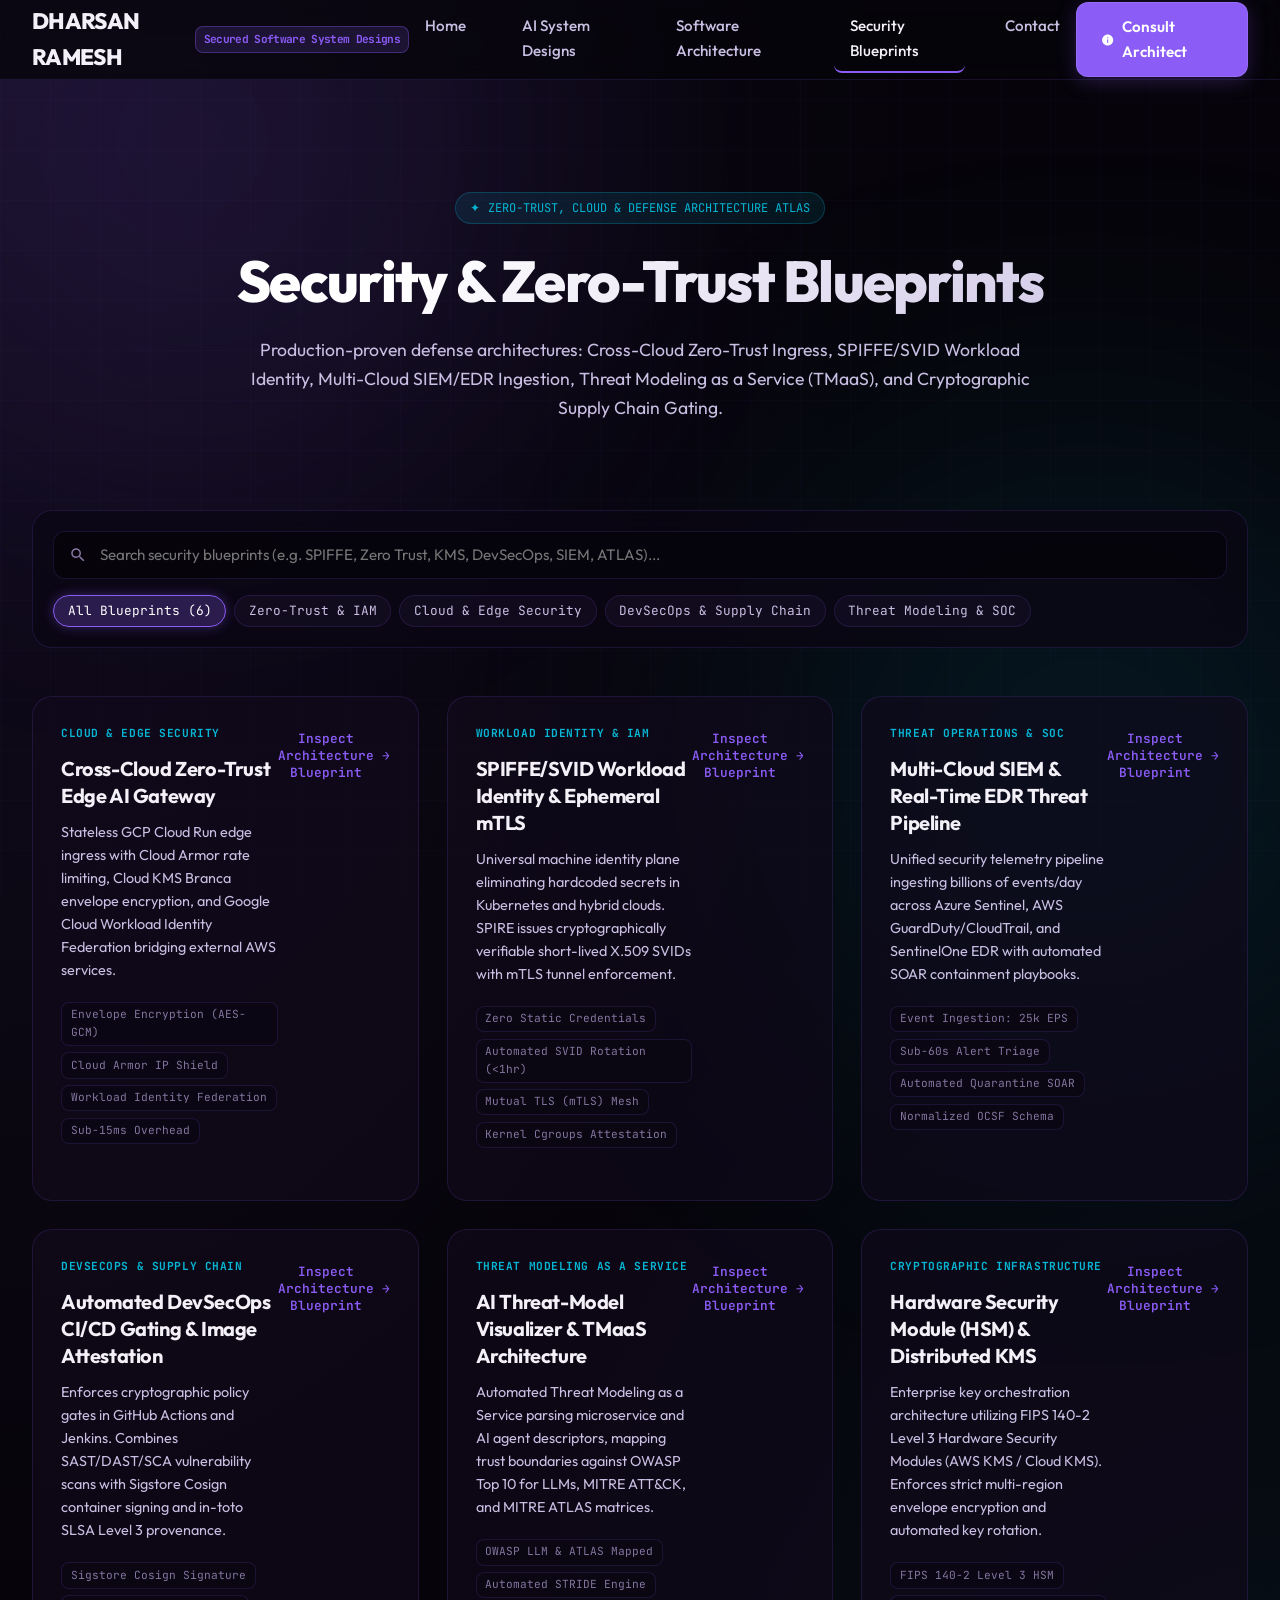
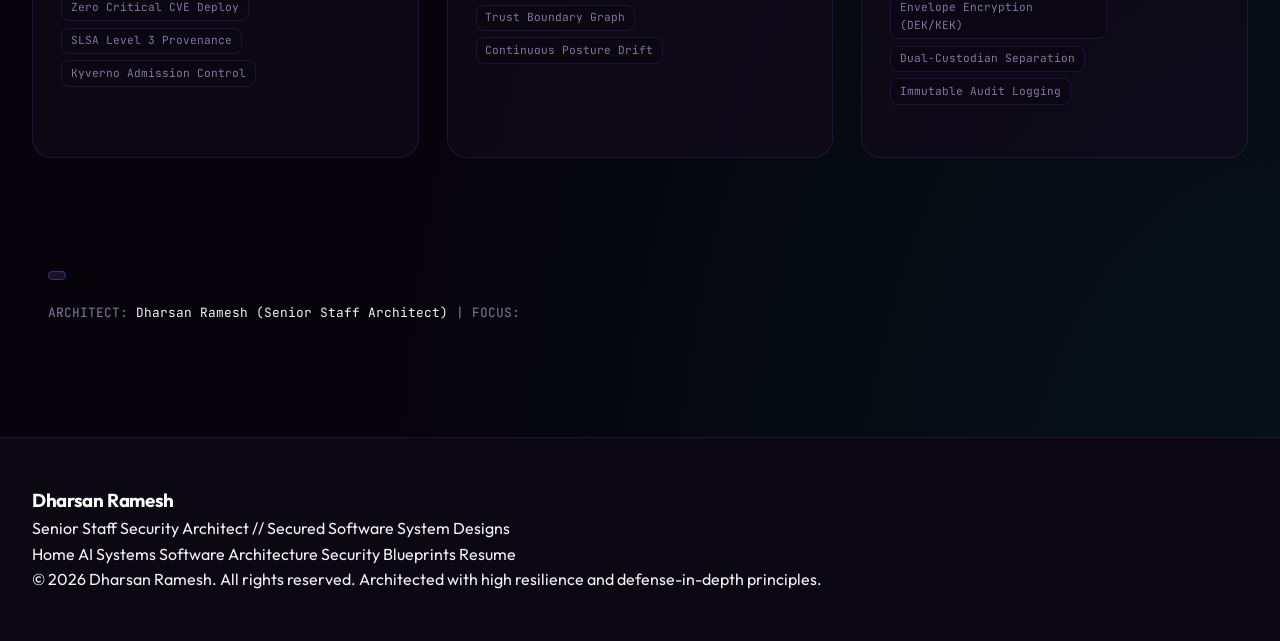
<file: security-blueprints.html>
<!DOCTYPE html>
<html lang="en">
<head>
    <meta charset="UTF-8">
    <meta name="viewport" content="width=device-width, initial-scale=1.0">
    <title>Security Blueprints &amp; Zero-Trust Architecture | Dharsan Ramesh</title>
    <meta name="description" content="Curated Atlas of Zero-Trust Security, Multi-Cloud Perimeters, SPIFFE/SVID Workload Identity, TMaaS, and DevSecOps Pipelines by Dharsan Ramesh.">
    
    <!-- Fonts -->
    <link rel="preconnect" href="https://fonts.googleapis.com">
    <link rel="preconnect" href="https://fonts.gstatic.com" crossorigin>
    <link href="https://fonts.googleapis.com/css2?family=Outfit:wght@300;400;500;600;700;800&family=JetBrains+Mono:wght@400;500;600;700&display=swap" rel="stylesheet">
    
    <!-- Shared Stylesheet -->
    <link rel="stylesheet" href="css/shared.css">
</head>
<body>
    <div class="grid-background"></div>
    <div class="ambient-glow glow-top"></div>
    <div class="ambient-glow glow-bottom"></div>

    <!-- Navigation -->
    <nav class="navbar">
        <div class="container nav-container">
            <a href="index.html" class="logo">
                DHARSAN RAMESH
                <span class="logo-shield">Secured Software System Designs</span>
            </a>
            
            <div class="nav-links">
                <a href="index.html" class="nav-link">Home</a>
                <a href="ai-systems.html" class="nav-link">AI System Designs</a>
                <a href="software-architecture.html" class="nav-link">Software Architecture</a>
                <a href="security-blueprints.html" class="nav-link active-page">Security Blueprints</a>
                <a href="index.html#contact" class="nav-link">Contact</a>
            </div>

            <div class="nav-cta">
                <a href="index.html#contact" class="btn btn-primary">
                    <svg style="width:16px;height:16px;fill:currentColor" viewBox="0 0 24 24"><path d="M12 2C6.48 2 2 6.48 2 12s4.48 10 10 10 10-4.48 10-10S17.52 2 12 2zm1 15h-2v-6h2v6zm0-8h-2V7h2v2z"/></svg>
                    Consult Architect
                </a>
                <button class="mobile-menu-btn" onclick="toggleMobileMenu()">
                    <svg style="width:24px;height:24px;fill:currentColor" viewBox="0 0 24 24"><path d="M3 18h18v-2H3v2zm0-5h18v-2H3v2zm0-7v2h18V6H3z"/></svg>
                </button>
            </div>
        </div>
    </nav>

    <!-- Main Container -->
    <main class="container" style="padding-top: 5rem; min-height: 85vh;">
        
        <!-- Hero Header -->
        <header class="atlas-hero">
            <div class="atlas-badge">
                <span>✦</span>
                <span>ZERO-TRUST, CLOUD &amp; DEFENSE ARCHITECTURE ATLAS</span>
            </div>
            <h1 class="atlas-title">Security &amp; Zero-Trust Blueprints</h1>
            <p class="atlas-desc">
                Production-proven defense architectures: Cross-Cloud Zero-Trust Ingress, SPIFFE/SVID Workload Identity, Multi-Cloud SIEM/EDR Ingestion, Threat Modeling as a Service (TMaaS), and Cryptographic Supply Chain Gating.
            </p>
        </header>

        <!-- Search & Filter Controls -->
        <section class="atlas-search-strip">
            <div class="search-icon-wrapper">
                <svg viewBox="0 0 24 24"><path d="M15.5 14h-.79l-.28-.27C15.41 12.59 16 11.11 16 9.5 16 5.91 13.09 3 9.5 3S3 5.91 3 9.5 5.91 16 9.5 16c1.61 0 3.09-.59 4.23-1.57l.27.28v.79l5 4.99L20.49 19l-4.99-5zm-6 0C7.01 14 5 11.99 5 9.5S7.01 5 9.5 5 14 7.01 14 9.5 11.99 14 9.5 14z"/></svg>
                <input type="text" id="search-input" class="atlas-search-input" placeholder="Search security blueprints (e.g. SPIFFE, Zero Trust, KMS, DevSecOps, SIEM, ATLAS)..." oninput="filterArchitectures()">
            </div>
            <div class="filter-chips-row">
                <button class="filter-chip active" onclick="filterByTag('all', this)">All Blueprints (6)</button>
                <button class="filter-chip" onclick="filterByTag('zero-trust', this)">Zero-Trust &amp; IAM</button>
                <button class="filter-chip" onclick="filterByTag('cloud', this)">Cloud &amp; Edge Security</button>
                <button class="filter-chip" onclick="filterByTag('devsecops', this)">DevSecOps &amp; Supply Chain</button>
                <button class="filter-chip" onclick="filterByTag('threat', this)">Threat Modeling &amp; SOC</button>
            </div>
        </section>

        <!-- Blueprints Grid -->
        <div class="arch-grid" id="blueprints-container">
            
            <!-- Card 1 -->
            <article class="arch-card" data-tags="zero-trust cloud edge">
                <div>
                    <div class="arch-card-tag">CLOUD &amp; EDGE SECURITY</div>
                    <h2 class="arch-card-title">Cross-Cloud Zero-Trust Edge AI Gateway</h2>
                    <p class="arch-card-desc">
                        Stateless GCP Cloud Run edge ingress with Cloud Armor rate limiting, Cloud KMS Branca envelope encryption, and Google Cloud Workload Identity Federation bridging external AWS services.
                    </p>
                    <div class="arch-invariants">
                        <span class="invariant-pill">Envelope Encryption (AES-GCM)</span>
                        <span class="invariant-pill">Cloud Armor IP Shield</span>
                        <span class="invariant-pill">Workload Identity Federation</span>
                        <span class="invariant-pill">Sub-15ms Overhead</span>
                    </div>
                </div>
                <div>
                    <button class="arch-action-btn" onclick="openBlueprintModal(0)">
                        Inspect Architecture Blueprint <span>→</span>
                    </button>
                </div>
            </article>

            <!-- Card 2 -->
            <article class="arch-card" data-tags="zero-trust iam identity">
                <div>
                    <div class="arch-card-tag">WORKLOAD IDENTITY &amp; IAM</div>
                    <h2 class="arch-card-title">SPIFFE/SVID Workload Identity &amp; Ephemeral mTLS</h2>
                    <p class="arch-card-desc">
                        Universal machine identity plane eliminating hardcoded secrets in Kubernetes and hybrid clouds. SPIRE issues cryptographically verifiable short-lived X.509 SVIDs with mTLS tunnel enforcement.
                    </p>
                    <div class="arch-invariants">
                        <span class="invariant-pill">Zero Static Credentials</span>
                        <span class="invariant-pill">Automated SVID Rotation (&lt;1hr)</span>
                        <span class="invariant-pill">Mutual TLS (mTLS) Mesh</span>
                        <span class="invariant-pill">Kernel Cgroups Attestation</span>
                    </div>
                </div>
                <div>
                    <button class="arch-action-btn" onclick="openBlueprintModal(1)">
                        Inspect Architecture Blueprint <span>→</span>
                    </button>
                </div>
            </article>

            <!-- Card 3 -->
            <article class="arch-card" data-tags="threat soc siem">
                <div>
                    <div class="arch-card-tag">THREAT OPERATIONS &amp; SOC</div>
                    <h2 class="arch-card-title">Multi-Cloud SIEM &amp; Real-Time EDR Threat Pipeline</h2>
                    <p class="arch-card-desc">
                        Unified security telemetry pipeline ingesting billions of events/day across Azure Sentinel, AWS GuardDuty/CloudTrail, and SentinelOne EDR with automated SOAR containment playbooks.
                    </p>
                    <div class="arch-invariants">
                        <span class="invariant-pill">Event Ingestion: 25k EPS</span>
                        <span class="invariant-pill">Sub-60s Alert Triage</span>
                        <span class="invariant-pill">Automated Quarantine SOAR</span>
                        <span class="invariant-pill">Normalized OCSF Schema</span>
                    </div>
                </div>
                <div>
                    <button class="arch-action-btn" onclick="openBlueprintModal(2)">
                        Inspect Architecture Blueprint <span>→</span>
                    </button>
                </div>
            </article>

            <!-- Card 4 -->
            <article class="arch-card" data-tags="devsecops supply-chain ci-cd">
                <div>
                    <div class="arch-card-tag">DEVSECOPS &amp; SUPPLY CHAIN</div>
                    <h2 class="arch-card-title">Automated DevSecOps CI/CD Gating &amp; Image Attestation</h2>
                    <p class="arch-card-desc">
                        Enforces cryptographic policy gates in GitHub Actions and Jenkins. Combines SAST/DAST/SCA vulnerability scans with Sigstore Cosign container signing and in-toto SLSA Level 3 provenance.
                    </p>
                    <div class="arch-invariants">
                        <span class="invariant-pill">Sigstore Cosign Signature</span>
                        <span class="invariant-pill">Zero Critical CVE Deploy</span>
                        <span class="invariant-pill">SLSA Level 3 Provenance</span>
                        <span class="invariant-pill">Kyverno Admission Control</span>
                    </div>
                </div>
                <div>
                    <button class="arch-action-btn" onclick="openBlueprintModal(3)">
                        Inspect Architecture Blueprint <span>→</span>
                    </button>
                </div>
            </article>

            <!-- Card 5 -->
            <article class="arch-card" data-tags="threat modeling tmaas">
                <div>
                    <div class="arch-card-tag">THREAT MODELING AS A SERVICE</div>
                    <h2 class="arch-card-title">AI Threat-Model Visualizer &amp; TMaaS Architecture</h2>
                    <p class="arch-card-desc">
                        Automated Threat Modeling as a Service parsing microservice and AI agent descriptors, mapping trust boundaries against OWASP Top 10 for LLMs, MITRE ATT&amp;CK, and MITRE ATLAS matrices.
                    </p>
                    <div class="arch-invariants">
                        <span class="invariant-pill">OWASP LLM &amp; ATLAS Mapped</span>
                        <span class="invariant-pill">Automated STRIDE Engine</span>
                        <span class="invariant-pill">Trust Boundary Graph</span>
                        <span class="invariant-pill">Continuous Posture Drift</span>
                    </div>
                </div>
                <div>
                    <button class="arch-action-btn" onclick="openBlueprintModal(4)">
                        Inspect Architecture Blueprint <span>→</span>
                    </button>
                </div>
            </article>

            <!-- Card 6 -->
            <article class="arch-card" data-tags="cloud kms encryption zero-trust">
                <div>
                    <div class="arch-card-tag">CRYPTOGRAPHIC INFRASTRUCTURE</div>
                    <h2 class="arch-card-title">Hardware Security Module (HSM) &amp; Distributed KMS</h2>
                    <p class="arch-card-desc">
                        Enterprise key orchestration architecture utilizing FIPS 140-2 Level 3 Hardware Security Modules (AWS KMS / Cloud KMS). Enforces strict multi-region envelope encryption and automated key rotation.
                    </p>
                    <div class="arch-invariants">
                        <span class="invariant-pill">FIPS 140-2 Level 3 HSM</span>
                        <span class="invariant-pill">Envelope Encryption (DEK/KEK)</span>
                        <span class="invariant-pill">Dual-Custodian Separation</span>
                        <span class="invariant-pill">Immutable Audit Logging</span>
                    </div>
                </div>
                <div>
                    <button class="arch-action-btn" onclick="openBlueprintModal(5)">
                        Inspect Architecture Blueprint <span>→</span>
                    </button>
                </div>
            </article>

        </div>
    </main>

    <!-- Blueprint Deep Dive Modal -->
    <div id="blueprint-modal" class="modal">
        <div class="modal-content" style="max-width: 900px;">
            <div class="modal-header">
                <div>
                    <span id="modal-badge" class="logo-shield" style="margin-bottom:0.5rem; display:inline-block;"></span>
                    <h2 id="modal-title" style="font-size:1.6rem; margin-top:0.25rem;"></h2>
                    <div style="font-family:var(--font-mono); font-size:0.8rem; color:var(--text-muted); margin-top:0.5rem;">
                        ARCHITECT: <span style="color:var(--text-primary);">Dharsan Ramesh (Senior Staff Architect)</span> | FOCUS: <span id="modal-domain" style="color:var(--cyan);"></span>
                    </div>
                </div>
                <button class="modal-close" onclick="closeBlueprintModal()">&times;</button>
            </div>
            <div class="modal-body" id="modal-body" style="font-size:0.95rem; line-height:1.7;">
                <!-- Injected Dynamically -->
            </div>
        </div>
    </div>

    <!-- Footer -->
    <footer class="footer">
        <div class="container footer-content">
            <div class="footer-brand">
                <h3>Dharsan Ramesh</h3>
                <p>Senior Staff Security Architect // Secured Software System Designs</p>
            </div>
            <div class="footer-links">
                <a href="index.html">Home</a>
                <a href="ai-systems.html">AI Systems</a>
                <a href="software-architecture.html">Software Architecture</a>
                <a href="security-blueprints.html">Security Blueprints</a>
                <a href="Dharsan_Ramesh_Resume.pdf" target="_blank">Resume</a>
            </div>
        </div>
        <div class="container footer-bottom">
            <p>&copy; 2026 Dharsan Ramesh. All rights reserved. Architected with high resilience and defense-in-depth principles.</p>
        </div>
    </footer>

    <!-- Script -->
    <script>
        const blueprints = [
            {
                tag: "CLOUD & EDGE SECURITY",
                domain: "Cross-Cloud Zero Trust Ingress",
                title: "Cross-Cloud Zero-Trust Edge AI Gateway",
                html: `
                    <h3>System Architecture Overview</h3>
                    <p>Provides a hardened, stateless entry point for distributed enterprise AI workloads spanning AWS, Azure, and Google Cloud. Incorporates Cloud Armor rate-limiting, Cloud KMS Branca envelope encryption, and IAM Workload Identity Federation.</p>

                    <div class="blueprint-diagram">
[Client Consumer] ──► [Cloudflare / Google Cloud Armor Edge (WAF + DDoS)]
                            │ (Mutual TLS with Client Cert)
                            ▼
[GCP Cloud Run Stateless Edge Gateway]
  ├── Workload Identity Attestation
  ├── Envelope Decryption via Google Cloud KMS (HSM Backed)
  ├── Policy Enforcement: Open Policy Agent (OPA) / Gatekeeper
  └── Forward Proxy to Upstream Model Providers via Dedicated VPC Interconnect
                            │
                            ▼
[Upstream LLM Clusters (AWS Bedrock / Azure OpenAI / GCP Vertex AI)]
                    </div>
                `
            },
            {
                tag: "WORKLOAD IDENTITY & IAM",
                domain: "SPIFFE/SVID Machine Identity",
                title: "SPIFFE/SVID Workload Identity & Ephemeral mTLS",
                html: `
                    <h3>System Architecture Overview</h3>
                    <p>Replaces brittle API keys and static secrets with verifiable workload identity. The SPIRE agent attests container attributes (cgroups, namespaces, image hashes) and mints 1-hour X.509 SVID certificates for service-to-service mTLS.</p>

                    <div class="blueprint-diagram">
[Kubernetes Node]
  ├── [SPIRE Agent DaemonSet] (Attests container runtime &amp; cgroups)
  │         │
  │         ▼
  │   [SPIRE Server] (Issues Cryptographic X.509 SVID)
  │         │
  ▼         ▼
[Microservice Pod A] ══════ (mTLS with Mutual SVID Verification) ══════► [Microservice Pod B]
                    </div>
                `
            },
            {
                tag: "THREAT OPERATIONS & SOC",
                domain: "Multi-Cloud Threat Analytics",
                title: "Multi-Cloud SIEM & Real-Time EDR Threat Pipeline",
                html: `
                    <h3>System Architecture Overview</h3>
                    <p>High-volume security analytics engine processing over 25,000 events per second. Normalizes multi-cloud logs (AWS CloudTrail, Azure Activity, SentinelOne EDR) into OCSF format and triggers automated SOAR containment playbooks.</p>
                `
            },
            {
                tag: "DEVSECOPS & SUPPLY CHAIN",
                domain: "Software Supply Chain Attestation",
                title: "Automated DevSecOps CI/CD Gating & Image Attestation",
                html: `
                    <h3>System Architecture Overview</h3>
                    <p>End-to-end supply chain defense pipeline embedding automated SAST/DAST/SCA security gates into CI/CD. Employs Sigstore Cosign to sign container images with in-toto SLSA Level 3 provenance, verified by Kyverno in Kubernetes.</p>
                `
            },
            {
                tag: "THREAT MODELING AS A SERVICE",
                domain: "Automated Threat Modeling Engine",
                title: "AI Threat-Model Visualizer & TMaaS Architecture",
                html: `
                    <h3>System Architecture Overview</h3>
                    <p>Transforms threat modeling from a manual bottleneck into an automated, continuous service. Analyzes system architecture diagrams and code repos, generating trust boundary risk maps aligned with STRIDE and MITRE ATLAS.</p>
                `
            },
            {
                tag: "CRYPTOGRAPHIC INFRASTRUCTURE",
                domain: "Hardware Security Modules & KMS",
                title: "Hardware Security Module (HSM) & Distributed KMS",
                html: `
                    <h3>System Architecture Overview</h3>
                    <p>Centralized cryptographic key management architecture leveraging FIPS 140-2 Level 3 HSMs. Features multi-region envelope encryption (DEK/KEK hierarchy), automated yearly key rotation, and strict dual-custodian access controls.</p>
                `
            }
        ];

        function filterArchitectures() {
            const query = document.getElementById('search-input').value.toLowerCase();
            const cards = document.querySelectorAll('.arch-card');
            
            cards.forEach(card => {
                const title = card.querySelector('.arch-card-title').textContent.toLowerCase();
                const desc = card.querySelector('.arch-card-desc').textContent.toLowerCase();
                const tag = card.querySelector('.arch-card-tag').textContent.toLowerCase();
                
                if (title.includes(query) || desc.includes(query) || tag.includes(query)) {
                    card.style.display = 'flex';
                } else {
                    card.style.display = 'none';
                }
            });
        }

        function filterByTag(tag, btn) {
            document.querySelectorAll('.filter-chip').forEach(c => c.classList.remove('active'));
            btn.classList.add('active');

            const cards = document.querySelectorAll('.arch-card');
            cards.forEach(card => {
                const cardTags = card.getAttribute('data-tags') || '';
                if (tag === 'all' || cardTags.includes(tag)) {
                    card.style.display = 'flex';
                } else {
                    card.style.display = 'none';
                }
            });
        }

        function openBlueprintModal(idx) {
            const item = blueprints[idx];
            if (!item) return;

            document.getElementById('modal-badge').textContent = item.tag;
            document.getElementById('modal-title').textContent = item.title;
            document.getElementById('modal-domain').textContent = item.domain;
            document.getElementById('modal-body').innerHTML = item.html;

            const modal = document.getElementById('blueprint-modal');
            modal.classList.add('active');
            document.body.style.overflow = 'hidden';
        }

        function closeBlueprintModal() {
            const modal = document.getElementById('blueprint-modal');
            modal.classList.remove('active');
            document.body.style.overflow = 'auto';
        }

        document.getElementById('blueprint-modal').addEventListener('click', (e) => {
            if (e.target === document.getElementById('blueprint-modal')) {
                closeBlueprintModal();
            }
        });

        document.addEventListener('keydown', (e) => {
            if (e.key === 'Escape') closeBlueprintModal();
        });

        function toggleMobileMenu() {
            const nav = document.querySelector('.nav-links');
            if (nav) {
                nav.style.display = nav.style.display === 'flex' ? 'none' : 'flex';
                nav.style.flexDirection = 'column';
                nav.style.position = 'absolute';
                nav.style.top = '70px';
                nav.style.left = '0';
                nav.style.right = '0';
                nav.style.background = 'rgba(6, 4, 10, 0.95)';
                nav.style.padding = '1.5rem';
                nav.style.borderBottom = '1px solid var(--border-color)';
            }
        }
    </script>
</body>
</html>
</file>
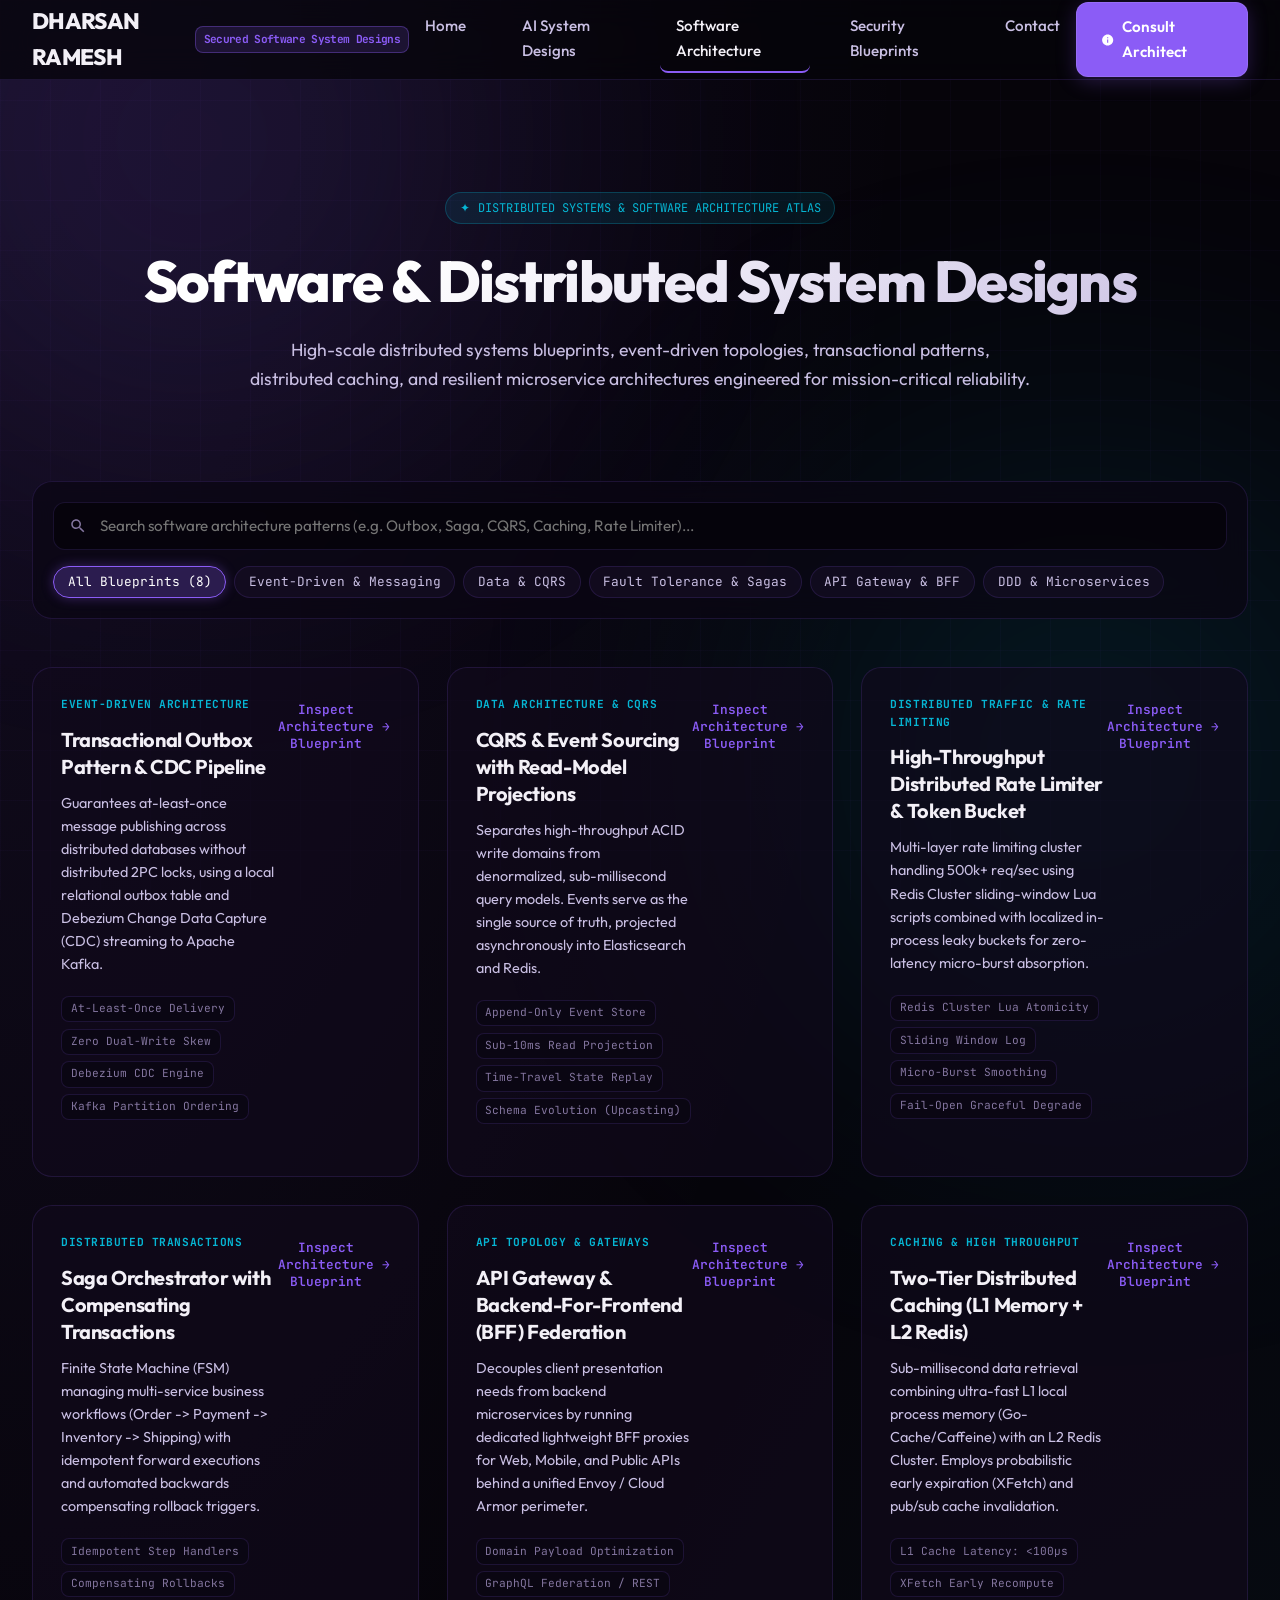
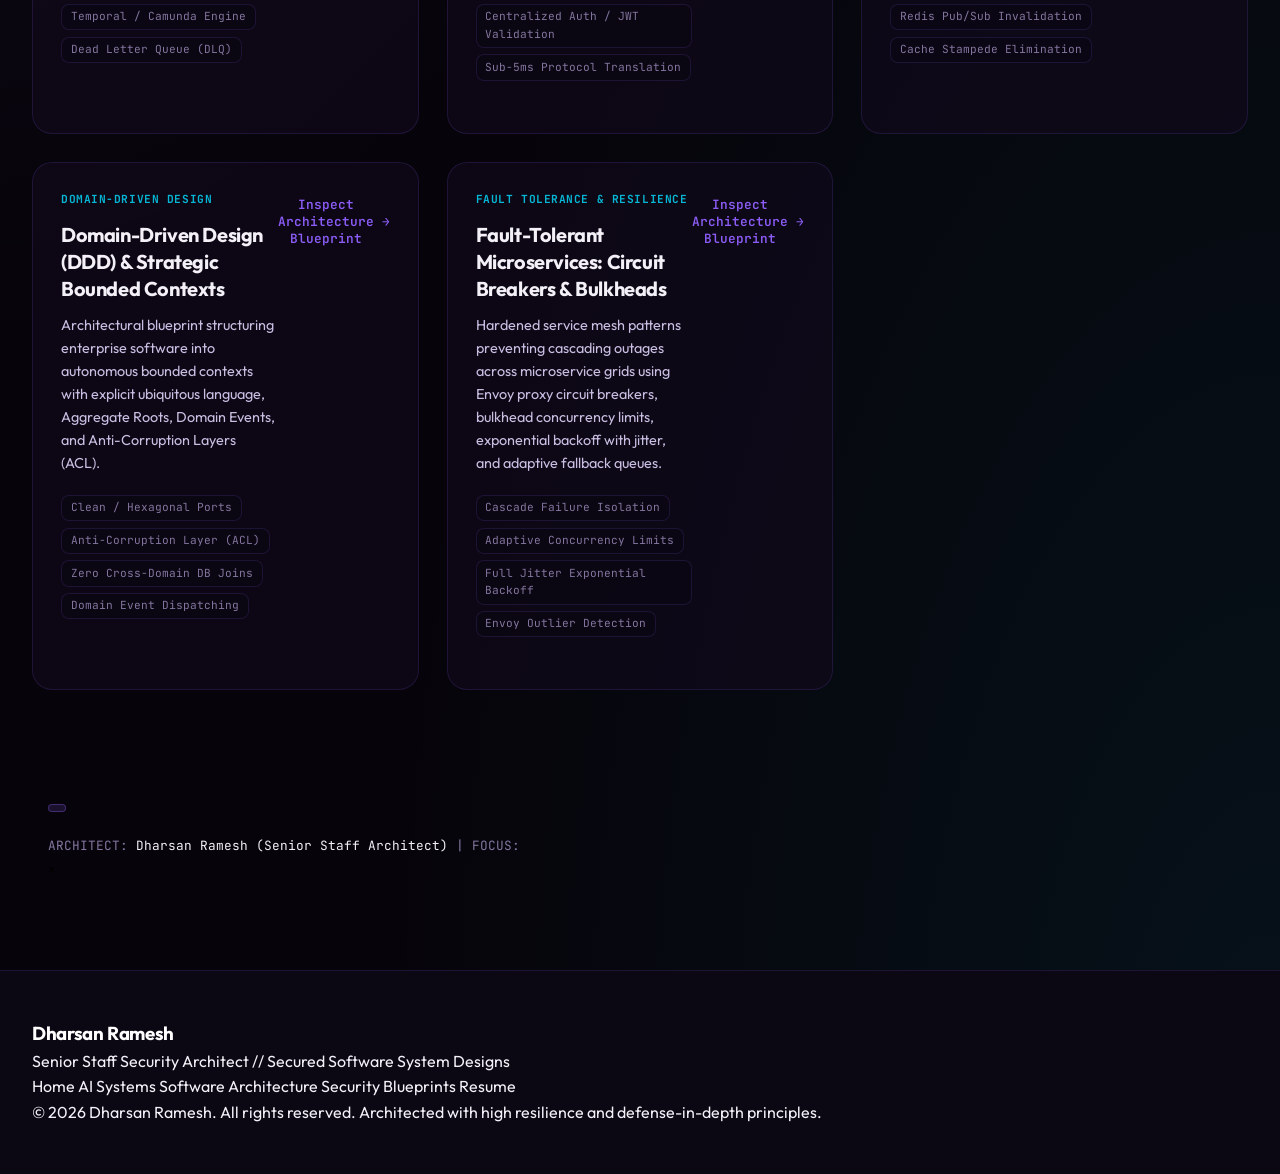
<file: software-architecture.html>
<!DOCTYPE html>
<html lang="en">
<head>
    <meta charset="UTF-8">
    <meta name="viewport" content="width=device-width, initial-scale=1.0">
    <title>Software &amp; Distributed Systems Architecture | Dharsan Ramesh</title>
    <meta name="description" content="Curated Atlas of Software Architecture &amp; Distributed Systems: Event-Driven Systems, CQRS, Sagas, Distributed Caching, and Fault-Tolerant Microservices by Dharsan Ramesh.">
    
    <!-- Fonts -->
    <link rel="preconnect" href="https://fonts.googleapis.com">
    <link rel="preconnect" href="https://fonts.gstatic.com" crossorigin>
    <link href="https://fonts.googleapis.com/css2?family=Outfit:wght@300;400;500;600;700;800&family=JetBrains+Mono:wght@400;500;600;700&display=swap" rel="stylesheet">
    
    <!-- Shared Stylesheet -->
    <link rel="stylesheet" href="css/shared.css">
</head>
<body>
    <div class="grid-background"></div>
    <div class="ambient-glow glow-top"></div>
    <div class="ambient-glow glow-bottom"></div>

    <!-- Navigation -->
    <nav class="navbar">
        <div class="container nav-container">
            <a href="index.html" class="logo">
                DHARSAN RAMESH
                <span class="logo-shield">Secured Software System Designs</span>
            </a>
            
            <div class="nav-links">
                <a href="index.html" class="nav-link">Home</a>
                <a href="ai-systems.html" class="nav-link">AI System Designs</a>
                <a href="software-architecture.html" class="nav-link active-page">Software Architecture</a>
                <a href="security-blueprints.html" class="nav-link">Security Blueprints</a>
                <a href="index.html#contact" class="nav-link">Contact</a>
            </div>

            <div class="nav-cta">
                <a href="index.html#contact" class="btn btn-primary">
                    <svg style="width:16px;height:16px;fill:currentColor" viewBox="0 0 24 24"><path d="M12 2C6.48 2 2 6.48 2 12s4.48 10 10 10 10-4.48 10-10S17.52 2 12 2zm1 15h-2v-6h2v6zm0-8h-2V7h2v2z"/></svg>
                    Consult Architect
                </a>
                <button class="mobile-menu-btn" onclick="toggleMobileMenu()">
                    <svg style="width:24px;height:24px;fill:currentColor" viewBox="0 0 24 24"><path d="M3 18h18v-2H3v2zm0-5h18v-2H3v2zm0-7v2h18V6H3z"/></svg>
                </button>
            </div>
        </div>
    </nav>

    <!-- Main Container -->
    <main class="container" style="padding-top: 5rem; min-height: 85vh;">
        
        <!-- Hero Header -->
        <header class="atlas-hero">
            <div class="atlas-badge">
                <span>✦</span>
                <span>DISTRIBUTED SYSTEMS &amp; SOFTWARE ARCHITECTURE ATLAS</span>
            </div>
            <h1 class="atlas-title">Software &amp; Distributed System Designs</h1>
            <p class="atlas-desc">
                High-scale distributed systems blueprints, event-driven topologies, transactional patterns, distributed caching, and resilient microservice architectures engineered for mission-critical reliability.
            </p>
        </header>

        <!-- Search & Filter Controls -->
        <section class="atlas-search-strip">
            <div class="search-icon-wrapper">
                <svg viewBox="0 0 24 24"><path d="M15.5 14h-.79l-.28-.27C15.41 12.59 16 11.11 16 9.5 16 5.91 13.09 3 9.5 3S3 5.91 3 9.5 5.91 16 9.5 16c1.61 0 3.09-.59 4.23-1.57l.27.28v.79l5 4.99L20.49 19l-4.99-5zm-6 0C7.01 14 5 11.99 5 9.5S7.01 5 9.5 5 14 7.01 14 9.5 11.99 14 9.5 14z"/></svg>
                <input type="text" id="search-input" class="atlas-search-input" placeholder="Search software architecture patterns (e.g. Outbox, Saga, CQRS, Caching, Rate Limiter)..." oninput="filterArchitectures()">
            </div>
            <div class="filter-chips-row">
                <button class="filter-chip active" onclick="filterByTag('all', this)">All Blueprints (8)</button>
                <button class="filter-chip" onclick="filterByTag('eda', this)">Event-Driven &amp; Messaging</button>
                <button class="filter-chip" onclick="filterByTag('data', this)">Data &amp; CQRS</button>
                <button class="filter-chip" onclick="filterByTag('resilience', this)">Fault Tolerance &amp; Sagas</button>
                <button class="filter-chip" onclick="filterByTag('gateway', this)">API Gateway &amp; BFF</button>
                <button class="filter-chip" onclick="filterByTag('ddd', this)">DDD &amp; Microservices</button>
            </div>
        </section>

        <!-- Blueprints Grid -->
        <div class="arch-grid" id="blueprints-container">
            
            <!-- Card 1 -->
            <article class="arch-card" data-tags="eda data messaging">
                <div>
                    <div class="arch-card-tag">EVENT-DRIVEN ARCHITECTURE</div>
                    <h2 class="arch-card-title">Transactional Outbox Pattern &amp; CDC Pipeline</h2>
                    <p class="arch-card-desc">
                        Guarantees at-least-once message publishing across distributed databases without distributed 2PC locks, using a local relational outbox table and Debezium Change Data Capture (CDC) streaming to Apache Kafka.
                    </p>
                    <div class="arch-invariants">
                        <span class="invariant-pill">At-Least-Once Delivery</span>
                        <span class="invariant-pill">Zero Dual-Write Skew</span>
                        <span class="invariant-pill">Debezium CDC Engine</span>
                        <span class="invariant-pill">Kafka Partition Ordering</span>
                    </div>
                </div>
                <div>
                    <button class="arch-action-btn" onclick="openBlueprintModal(0)">
                        Inspect Architecture Blueprint <span>→</span>
                    </button>
                </div>
            </article>

            <!-- Card 2 -->
            <article class="arch-card" data-tags="data cdc cqrs">
                <div>
                    <div class="arch-card-tag">DATA ARCHITECTURE &amp; CQRS</div>
                    <h2 class="arch-card-title">CQRS &amp; Event Sourcing with Read-Model Projections</h2>
                    <p class="arch-card-desc">
                        Separates high-throughput ACID write domains from denormalized, sub-millisecond query models. Events serve as the single source of truth, projected asynchronously into Elasticsearch and Redis.
                    </p>
                    <div class="arch-invariants">
                        <span class="invariant-pill">Append-Only Event Store</span>
                        <span class="invariant-pill">Sub-10ms Read Projection</span>
                        <span class="invariant-pill">Time-Travel State Replay</span>
                        <span class="invariant-pill">Schema Evolution (Upcasting)</span>
                    </div>
                </div>
                <div>
                    <button class="arch-action-btn" onclick="openBlueprintModal(1)">
                        Inspect Architecture Blueprint <span>→</span>
                    </button>
                </div>
            </article>

            <!-- Card 3 -->
            <article class="arch-card" data-tags="resilience gateway performance">
                <div>
                    <div class="arch-card-tag">DISTRIBUTED TRAFFIC &amp; RATE LIMITING</div>
                    <h2 class="arch-card-title">High-Throughput Distributed Rate Limiter &amp; Token Bucket</h2>
                    <p class="arch-card-desc">
                        Multi-layer rate limiting cluster handling 500k+ req/sec using Redis Cluster sliding-window Lua scripts combined with localized in-process leaky buckets for zero-latency micro-burst absorption.
                    </p>
                    <div class="arch-invariants">
                        <span class="invariant-pill">Redis Cluster Lua Atomicity</span>
                        <span class="invariant-pill">Sliding Window Log</span>
                        <span class="invariant-pill">Micro-Burst Smoothing</span>
                        <span class="invariant-pill">Fail-Open Graceful Degrade</span>
                    </div>
                </div>
                <div>
                    <button class="arch-action-btn" onclick="openBlueprintModal(2)">
                        Inspect Architecture Blueprint <span>→</span>
                    </button>
                </div>
            </article>

            <!-- Card 4 -->
            <article class="arch-card" data-tags="resilience transactions sagas">
                <div>
                    <div class="arch-card-tag">DISTRIBUTED TRANSACTIONS</div>
                    <h2 class="arch-card-title">Saga Orchestrator with Compensating Transactions</h2>
                    <p class="arch-card-desc">
                        Finite State Machine (FSM) managing multi-service business workflows (Order -> Payment -> Inventory -> Shipping) with idempotent forward executions and automated backwards compensating rollback triggers.
                    </p>
                    <div class="arch-invariants">
                        <span class="invariant-pill">Idempotent Step Handlers</span>
                        <span class="invariant-pill">Compensating Rollbacks</span>
                        <span class="invariant-pill">Temporal / Camunda Engine</span>
                        <span class="invariant-pill">Dead Letter Queue (DLQ)</span>
                    </div>
                </div>
                <div>
                    <button class="arch-action-btn" onclick="openBlueprintModal(3)">
                        Inspect Architecture Blueprint <span>→</span>
                    </button>
                </div>
            </article>

            <!-- Card 5 -->
            <article class="arch-card" data-tags="gateway bff api">
                <div>
                    <div class="arch-card-tag">API TOPOLOGY &amp; GATEWAYS</div>
                    <h2 class="arch-card-title">API Gateway &amp; Backend-For-Frontend (BFF) Federation</h2>
                    <p class="arch-card-desc">
                        Decouples client presentation needs from backend microservices by running dedicated lightweight BFF proxies for Web, Mobile, and Public APIs behind a unified Envoy / Cloud Armor perimeter.
                    </p>
                    <div class="arch-invariants">
                        <span class="invariant-pill">Domain Payload Optimization</span>
                        <span class="invariant-pill">GraphQL Federation / REST</span>
                        <span class="invariant-pill">Centralized Auth / JWT Validation</span>
                        <span class="invariant-pill">Sub-5ms Protocol Translation</span>
                    </div>
                </div>
                <div>
                    <button class="arch-action-btn" onclick="openBlueprintModal(4)">
                        Inspect Architecture Blueprint <span>→</span>
                    </button>
                </div>
            </article>

            <!-- Card 6 -->
            <article class="arch-card" data-tags="data performance caching">
                <div>
                    <div class="arch-card-tag">CACHING &amp; HIGH THROUGHPUT</div>
                    <h2 class="arch-card-title">Two-Tier Distributed Caching (L1 Memory + L2 Redis)</h2>
                    <p class="arch-card-desc">
                        Sub-millisecond data retrieval combining ultra-fast L1 local process memory (Go-Cache/Caffeine) with an L2 Redis Cluster. Employs probabilistic early expiration (XFetch) and pub/sub cache invalidation.
                    </p>
                    <div class="arch-invariants">
                        <span class="invariant-pill">L1 Cache Latency: &lt;100μs</span>
                        <span class="invariant-pill">XFetch Early Recompute</span>
                        <span class="invariant-pill">Redis Pub/Sub Invalidation</span>
                        <span class="invariant-pill">Cache Stampede Elimination</span>
                    </div>
                </div>
                <div>
                    <button class="arch-action-btn" onclick="openBlueprintModal(5)">
                        Inspect Architecture Blueprint <span>→</span>
                    </button>
                </div>
            </article>

            <!-- Card 7 -->
            <article class="arch-card" data-tags="ddd microservices architecture">
                <div>
                    <div class="arch-card-tag">DOMAIN-DRIVEN DESIGN</div>
                    <h2 class="arch-card-title">Domain-Driven Design (DDD) &amp; Strategic Bounded Contexts</h2>
                    <p class="arch-card-desc">
                        Architectural blueprint structuring enterprise software into autonomous bounded contexts with explicit ubiquitous language, Aggregate Roots, Domain Events, and Anti-Corruption Layers (ACL).
                    </p>
                    <div class="arch-invariants">
                        <span class="invariant-pill">Clean / Hexagonal Ports</span>
                        <span class="invariant-pill">Anti-Corruption Layer (ACL)</span>
                        <span class="invariant-pill">Zero Cross-Domain DB Joins</span>
                        <span class="invariant-pill">Domain Event Dispatching</span>
                    </div>
                </div>
                <div>
                    <button class="arch-action-btn" onclick="openBlueprintModal(6)">
                        Inspect Architecture Blueprint <span>→</span>
                    </button>
                </div>
            </article>

            <!-- Card 8 -->
            <article class="arch-card" data-tags="resilience microservices fault-tolerance">
                <div>
                    <div class="arch-card-tag">FAULT TOLERANCE &amp; RESILIENCE</div>
                    <h2 class="arch-card-title">Fault-Tolerant Microservices: Circuit Breakers &amp; Bulkheads</h2>
                    <p class="arch-card-desc">
                        Hardened service mesh patterns preventing cascading outages across microservice grids using Envoy proxy circuit breakers, bulkhead concurrency limits, exponential backoff with jitter, and adaptive fallback queues.
                    </p>
                    <div class="arch-invariants">
                        <span class="invariant-pill">Cascade Failure Isolation</span>
                        <span class="invariant-pill">Adaptive Concurrency Limits</span>
                        <span class="invariant-pill">Full Jitter Exponential Backoff</span>
                        <span class="invariant-pill">Envoy Outlier Detection</span>
                    </div>
                </div>
                <div>
                    <button class="arch-action-btn" onclick="openBlueprintModal(7)">
                        Inspect Architecture Blueprint <span>→</span>
                    </button>
                </div>
            </article>

        </div>
    </main>

    <!-- Blueprint Deep Dive Modal -->
    <div id="blueprint-modal" class="modal">
        <div class="modal-content" style="max-width: 900px;">
            <div class="modal-header">
                <div>
                    <span id="modal-badge" class="logo-shield" style="margin-bottom:0.5rem; display:inline-block;"></span>
                    <h2 id="modal-title" style="font-size:1.6rem; margin-top:0.25rem;"></h2>
                    <div style="font-family:var(--font-mono); font-size:0.8rem; color:var(--text-muted); margin-top:0.5rem;">
                        ARCHITECT: <span style="color:var(--text-primary);">Dharsan Ramesh (Senior Staff Architect)</span> | FOCUS: <span id="modal-domain" style="color:var(--cyan);"></span>
                    </div>
                </div>
                <button class="modal-close" onclick="closeBlueprintModal()">&times;</button>
            </div>
            <div class="modal-body" id="modal-body" style="font-size:0.95rem; line-height:1.7;">
                <!-- Injected Dynamically -->
            </div>
        </div>
    </div>

    <!-- Footer -->
    <footer class="footer">
        <div class="container footer-content">
            <div class="footer-brand">
                <h3>Dharsan Ramesh</h3>
                <p>Senior Staff Security Architect // Secured Software System Designs</p>
            </div>
            <div class="footer-links">
                <a href="index.html">Home</a>
                <a href="ai-systems.html">AI Systems</a>
                <a href="software-architecture.html">Software Architecture</a>
                <a href="security-blueprints.html">Security Blueprints</a>
                <a href="Dharsan_Ramesh_Resume.pdf" target="_blank">Resume</a>
            </div>
        </div>
        <div class="container footer-bottom">
            <p>&copy; 2026 Dharsan Ramesh. All rights reserved. Architected with high resilience and defense-in-depth principles.</p>
        </div>
    </footer>

    <!-- Script -->
    <script>
        const blueprints = [
            {
                tag: "EVENT-DRIVEN ARCHITECTURE",
                domain: "Reliable Asynchronous Messaging",
                title: "Transactional Outbox Pattern & CDC Pipeline",
                html: `
                    <h3>System Architecture Overview</h3>
                    <p>Resolves the dual-write anomaly where a service must update its local database and publish an event to a message broker. Instead of attempting distributed 2-Phase Commit (2PC) transactions, the event is atomically written to an Outbox table in the same local transaction.</p>

                    <div class="blueprint-diagram">
[Client Order Request]
       │
       ▼
[Order Service Domain Logic]
       │
   (BEGIN LOCAL DB TRANSACTION)
       ├── 1. INSERT INTO orders (...)
       └── 2. INSERT INTO outbox_events (event_id, aggregate_id, payload, created_at)
   (COMMIT TRANSACTION)
       │
       ▼
[Postgres Write-Ahead Log (WAL)]
       │
       ▼ (Asynchronous Streaming)
[Debezium CDC Connector (Kafka Connect)]
       │
       ▼
[Apache Kafka Cluster] (Topic: orders.created)
       │
       ├─► [Inventory Service] (Idempotent Consumer)
       ├─► [Notification Service] (Idempotent Consumer)
       └─► [Analytics & Data Warehouse Pipeline]
                    </div>

                    <h3>Design Trade-Offs</h3>
                    <ul>
                        <li><strong>Zero Dual-Write Failure:</strong> The order cannot succeed without the outbox entry being recorded. If Kafka is temporarily down, the transaction commits safely and CDC drains the queue upon recovery.</li>
                        <li><strong>Idempotency Requirement:</strong> Outbox delivers at-least-once. Downstream consumers must maintain an idempotent deduplication table using the message <code>event_id</code>.</li>
                    </ul>
                `
            },
            {
                tag: "DATA ARCHITECTURE & CQRS",
                domain: "Command Query Responsibility Segregation",
                title: "CQRS & Event Sourcing with Read-Model Projections",
                html: `
                    <h3>System Architecture Overview</h3>
                    <p>Separates complex write logic and business validation from high-speed querying. Write operations generate immutable domain events appended to an event store, which background projection workers stream to optimized read databases.</p>

                    <div class="blueprint-diagram">
      [Client Commands]                                   [Client Queries]
             │                                                   │
             ▼                                                   ▼
     [Command Handler]                                    [Query Service]
             │                                                   │
    (Validates Business Rules)                                   ▼
             │                                        [Read-Model Projections]
             ▼                                        ├── Redis (Hot Cache)
     [Append Event Store]                             ├── Elasticsearch (Full-Text)
             │                                        └── Postgres (Denormalized Views)
             ▼                                                   ▲
    [Event Log Streaming] (Kafka / Kinesis)                      │
             │                                                   │
             └────────► [Projection Engine Workers] ─────────────┘
                    </div>
                `
            },
            {
                tag: "DISTRIBUTED TRAFFIC & RATE LIMITING",
                domain: "High-Scale Traffic Management",
                title: "High-Throughput Distributed Rate Limiter & Token Bucket",
                html: `
                    <h3>System Architecture Overview</h3>
                    <p>Protects distributed platforms from denial of service and noisy-neighbor quota exhaustion. Implements sliding-window counter tracking across Redis Cluster with atomic Lua scripts.</p>

                    <div class="blueprint-diagram">
[Inbound Traffic (500k req/s)]
       │
       ▼
[Edge Envoy Load Balancer]
       │ (Calls Rate Limit Service via gRPC)
       ▼
[Rate Limiting Service Pool]
  ├── In-Memory Local Leaky Bucket (Handles sub-millisecond microbursts)
  └── Redis Cluster (Atomic Lua Script Sliding Window Counter)
       │
   [ALLOW / DENY]
       ├─► [DENY] ──► Returns HTTP 429 (Retry-After Header)
       └─► [ALLOW] ──► Dispatches Request to Upstream Microservices
                    </div>
                `
            },
            {
                tag: "DISTRIBUTED TRANSACTIONS",
                domain: "Saga Execution & Coordination",
                title: "Saga Orchestrator with Compensating Transactions",
                html: `
                    <h3>System Architecture Overview</h3>
                    <p>Manages distributed transactions across microservices with distinct databases. Uses an orchestrator FSM that executes forward commands and triggers compensating rollback actions upon failures.</p>

                    <div class="blueprint-diagram">
            [Saga Orchestrator FSM]
       ┌───────────┼───────────┐
       ▼           ▼           ▼
[Order Service] [Payment Service] [Inventory Service]
       │           │           │
(Success)       (FAIL!)     (Compensate!)
       │           │           │
       └───────────┼───────────┘
                   ▼
    [Trigger Compensation Rollback]
      ├── 1. Release Reserved Inventory
      ├── 2. Cancel Order State in DB
      └── 3. Transmit User Notification (Order Failed)
                    </div>
                `
            },
            {
                tag: "API TOPOLOGY & GATEWAYS",
                domain: "Backend-For-Frontend Pattern",
                title: "API Gateway & Backend-For-Frontend (BFF) Federation",
                html: `
                    <h3>System Architecture Overview</h3>
                    <p>Solves over-fetching and disparate client needs by deploying dedicated BFF aggregators for iOS/Android, Desktop Web, and Public Developer APIs behind a unified gateway.</p>
                `
            },
            {
                tag: "CACHING & HIGH THROUGHPUT",
                domain: "Two-Tier Distributed Cache",
                title: "Two-Tier Distributed Caching (L1 Memory + L2 Redis)",
                html: `
                    <h3>System Architecture Overview</h3>
                    <p>Achieves sub-millisecond latency by serving 92% of cache hits directly from process RAM, with Redis Cluster acting as the shared secondary cache with pub/sub invalidation broadcasts.</p>
                `
            },
            {
                tag: "DOMAIN-DRIVEN DESIGN",
                domain: "Strategic Enterprise Modeling",
                title: "Domain-Driven Design (DDD) & Strategic Bounded Contexts",
                html: `
                    <h3>System Architecture Overview</h3>
                    <p>Aligns microservice boundaries with real-world business domains. Uses explicit Anti-Corruption Layers to isolate legacy core systems from new event-driven microservices.</p>
                `
            },
            {
                tag: "FAULT TOLERANCE & RESILIENCE",
                domain: "Microservice Resilience Mesh",
                title: "Fault-Tolerant Microservices: Circuit Breakers & Bulkheads",
                html: `
                    <h3>System Architecture Overview</h3>
                    <p>Eliminates cascading outages across deep microservice call graphs using Envoy outlier detection, concurrency bulkheads, and fallback degraded responses.</p>
                `
            }
        ];

        function filterArchitectures() {
            const query = document.getElementById('search-input').value.toLowerCase();
            const cards = document.querySelectorAll('.arch-card');
            
            cards.forEach(card => {
                const title = card.querySelector('.arch-card-title').textContent.toLowerCase();
                const desc = card.querySelector('.arch-card-desc').textContent.toLowerCase();
                const tag = card.querySelector('.arch-card-tag').textContent.toLowerCase();
                
                if (title.includes(query) || desc.includes(query) || tag.includes(query)) {
                    card.style.display = 'flex';
                } else {
                    card.style.display = 'none';
                }
            });
        }

        function filterByTag(tag, btn) {
            document.querySelectorAll('.filter-chip').forEach(c => c.classList.remove('active'));
            btn.classList.add('active');

            const cards = document.querySelectorAll('.arch-card');
            cards.forEach(card => {
                const cardTags = card.getAttribute('data-tags') || '';
                if (tag === 'all' || cardTags.includes(tag)) {
                    card.style.display = 'flex';
                } else {
                    card.style.display = 'none';
                }
            });
        }

        function openBlueprintModal(idx) {
            const item = blueprints[idx];
            if (!item) return;

            document.getElementById('modal-badge').textContent = item.tag;
            document.getElementById('modal-title').textContent = item.title;
            document.getElementById('modal-domain').textContent = item.domain;
            document.getElementById('modal-body').innerHTML = item.html;

            const modal = document.getElementById('blueprint-modal');
            modal.classList.add('active');
            document.body.style.overflow = 'hidden';
        }

        function closeBlueprintModal() {
            const modal = document.getElementById('blueprint-modal');
            modal.classList.remove('active');
            document.body.style.overflow = 'auto';
        }

        document.getElementById('blueprint-modal').addEventListener('click', (e) => {
            if (e.target === document.getElementById('blueprint-modal')) {
                closeBlueprintModal();
            }
        });

        document.addEventListener('keydown', (e) => {
            if (e.key === 'Escape') closeBlueprintModal();
        });

        function toggleMobileMenu() {
            const nav = document.querySelector('.nav-links');
            if (nav) {
                nav.style.display = nav.style.display === 'flex' ? 'none' : 'flex';
                nav.style.flexDirection = 'column';
                nav.style.position = 'absolute';
                nav.style.top = '70px';
                nav.style.left = '0';
                nav.style.right = '0';
                nav.style.background = 'rgba(6, 4, 10, 0.95)';
                nav.style.padding = '1.5rem';
                nav.style.borderBottom = '1px solid var(--border-color)';
            }
        }
    </script>
</body>
</html>
</file>
<file: css/shared.css>
:root {
            --bg-primary: #06040a;
            --bg-secondary: #0b0713;
            --bg-card: rgba(17, 10, 28, 0.65);
            --bg-card-hover: rgba(26, 16, 42, 0.85);
            --bg-modal: #090510;
            --text-primary: #f3f0f7;
            --text-secondary: #c9bfe3;
            --text-muted: #8476a0;

            --border-color: rgba(139, 92, 246, 0.15);
            --border-hover: rgba(139, 92, 246, 0.4);
            
            --primary: #8b5cf6;
            --primary-glow: rgba(139, 92, 246, 0.35);
            --secondary: #ec4899;
            --cyan: #06b6d4;
            --emerald: #10b981;
            --amber: #f59e0b;
            
            --font-sans: 'Outfit', -apple-system, BlinkMacSystemFont, 'Segoe UI', sans-serif;
            --font-mono: 'JetBrains Mono', 'Fira Code', monospace;
            
            --radius-sm: 8px;
            --radius-md: 12px;
            --radius-lg: 20px;
            --radius-full: 9999px;
            
            --transition: all 0.3s cubic-bezier(0.4, 0, 0.2, 1);
        }

        * {
            box-sizing: border-box;
            margin: 0;
            padding: 0;
        }

        html {
            scroll-behavior: smooth;
        }

        body {
            font-family: var(--font-sans);
            background-color: var(--bg-primary);
            background-image: 
                radial-gradient(at 0% 0%, rgba(139, 92, 246, 0.1) 0px, transparent 50%),
                radial-gradient(at 100% 100%, rgba(6, 182, 212, 0.08) 0px, transparent 50%);
            color: var(--text-primary);
            line-height: 1.6;
            min-height: 100vh;
            overflow-x: hidden;
        }

        /* Ambient glows and background grid */
        .grid-background {
            position: fixed;
            top: 0;
            left: 0;
            width: 100vw;
            height: 100vh;
            background-image: 
                linear-gradient(rgba(139, 92, 246, 0.03) 1px, transparent 1px),
                linear-gradient(90deg, rgba(139, 92, 246, 0.03) 1px, transparent 1px);
            background-size: 50px 50px;
            pointer-events: none;
            z-index: -1;
        }

        .ambient-glow {
            position: fixed;
            width: 50vw;
            height: 50vw;
            border-radius: var(--radius-full);
            filter: blur(150px);
            opacity: 0.12;
            pointer-events: none;
            z-index: -2;
        }
        .glow-top {
            top: -20vh;
            left: -10vw;
            background: var(--primary);
        }
        .glow-bottom {
            bottom: -20vh;
            right: -10vw;
            background: var(--cyan);
        }

        /* Utility classes */
        .container {
            max-width: 1300px;
            margin: 0 auto;
            padding: 0 2rem;
        }

        /* Typography */
        h1, h2, h3, h4 {
            font-weight: 700;
            letter-spacing: -0.02em;
            color: #fff;
        }

        a {
            color: inherit;
            text-decoration: none;
        }

        button {
            font-family: inherit;
            border: none;
            background: none;
            cursor: pointer;
        }

        .gradient-text {
            background: linear-gradient(135deg, #fff 20%, #a78bfa 70%, #f472b6 100%);
            -webkit-background-clip: text;
            -webkit-text-fill-color: transparent;
            background-clip: text;
        }

        /* Scrollbar styling */
        ::-webkit-scrollbar {
            width: 8px;
        }
        ::-webkit-scrollbar-track {
            background: var(--bg-primary);
        }
        ::-webkit-scrollbar-thumb {
            background: var(--border-color);
            border-radius: var(--radius-full);
        }
        ::-webkit-scrollbar-thumb:hover {
            background: var(--border-hover);
        }

        /* Navigation Bar */
        .navbar {
            position: fixed;
            top: 0;
            left: 0;
            right: 0;
            height: 80px;
            background: rgba(6, 4, 10, 0.75);
            border-bottom: 1px solid var(--border-color);
            backdrop-filter: blur(16px);
            -webkit-backdrop-filter: blur(16px);
            z-index: 1000;
            transition: var(--transition);
        }

        .nav-container {
            display: flex;
            align-items: center;
            justify-content: space-between;
            height: 100%;
        }

        .logo {
            display: flex;
            align-items: center;
            gap: 0.75rem;
            font-weight: 800;
            font-size: 1.4rem;
            letter-spacing: -0.03em;
        }

        .logo-shield {
            font-family: var(--font-mono);
            font-size: 0.7rem;
            font-weight: 700;
            background: rgba(139, 92, 246, 0.15);
            color: var(--primary);
            border: 1px solid rgba(139, 92, 246, 0.35);
            padding: 0.2rem 0.5rem;
            border-radius: var(--radius-sm);
            white-space: nowrap;
        }

        .nav-links {
            display: flex;
            gap: 1.5rem;
        }

        .nav-link {
            font-size: 0.95rem;
            font-weight: 500;
            color: var(--text-secondary);
            padding: 0.5rem 1rem;
            border-radius: var(--radius-sm);
            transition: var(--transition);
            position: relative;
        }

        .nav-link:hover, .nav-link.active {
            color: #fff;
            background: rgba(255, 255, 255, 0.03);
        }

        .nav-link.active::after {
            content: '';
            position: absolute;
            bottom: -15px;
            left: 20%;
            right: 20%;
            height: 3px;
            background: var(--primary);
            box-shadow: 0 0 10px var(--primary);
            border-radius: var(--radius-full);
        }

        .nav-cta {
            display: flex;
            align-items: center;
            gap: 1rem;
        }

        .btn {
            padding: 0.75rem 1.5rem;
            font-size: 0.95rem;
            font-weight: 600;
            border-radius: var(--radius-md);
            transition: var(--transition);
            display: inline-flex;
            align-items: center;
            gap: 0.5rem;
        }

        .btn-primary {
            background: var(--primary);
            color: #fff;
            border: 1px solid rgba(255, 255, 255, 0.1);
            box-shadow: 0 4px 20px rgba(139, 92, 246, 0.25);
        }

        .btn-primary:hover {
            transform: translateY(-2px);
            box-shadow: 0 6px 24px rgba(139, 92, 246, 0.4);
            background: #9d73f8;
        }

        .btn-secondary {
            background: rgba(255, 255, 255, 0.04);
            color: #fff;
            border: 1px solid var(--border-color);
        }

        .btn-secondary:hover {
            background: rgba(255, 255, 255, 0.08);
            border-color: var(--border-hover);
            transform: translateY(-2px);
        }

        /* Mobile Menu Button */
        .mobile-menu-btn {
            display: none;
            color: var(--text-primary);
            font-size: 1.5rem;
        }

        /* Main View Router styling */
        .app-view {
            padding-top: 120px;
            padding-bottom: 80px;
            display: none;
            min-height: calc(100vh - 80px);
        }

        .app-view.active {
            display: block;
            animation: viewFadeIn 0.5s cubic-bezier(0.4, 0, 0.2, 1);
        }

        @keyframes viewFadeIn {
            from {
                opacity: 0;
                transform: translateY(12px);
            }
            to {
                opacity: 1;
                transform: translateY(0);
            }
        }

        /* Section layout */
        .section-header {
            max-width: 700px;
            margin-bottom: 4rem;
        }

        .section-pretitle {
            font-family: var(--font-mono);
            color: var(--primary);
            font-size: 0.9rem;
            text-transform: uppercase;
            letter-spacing: 0.15em;
            margin-bottom: 0.5rem;
            display: block;
        }

        .section-title {
            font-size: 2.5rem;
            font-weight: 800;
            margin-bottom: 1rem;
        }

        .section-subtitle {
            color: var(--text-secondary);
            font-size: 1.1rem;
        }

        /* Card styles */
        .card {
            background: var(--bg-card);
            border: 1px solid var(--border-color);
            border-radius: var(--radius-md);
            padding: 2rem;
            transition: var(--transition);
            position: relative;
            overflow: hidden;
            backdrop-filter: blur(10px);
            -webkit-backdrop-filter: blur(10px);
        }

        .card:hover {
            background: var(--bg-card-hover);
            border-color: var(--border-hover);
            transform: translateY(-4px);
            box-shadow: 0 12px 30px rgba(0, 0, 0, 0.3);
        }

        /* HOME SECTION */
        /* Centered Hero Section */
        .hero-centered {
            display: flex;
            flex-direction: column;
            align-items: center;
            text-align: center;
            padding: 8rem 0 6rem 0;
            position: relative;
            min-height: calc(85vh - 80px);
            justify-content: center;
        }

        .hero-centered h2 {
            font-size: 4.8rem;
            font-weight: 800;
            line-height: 1.15;
            margin-bottom: 1.5rem;
            letter-spacing: -0.04em;
            max-width: 950px;
        }

        .hero-centered .hero-desc {
            font-size: 1.25rem;
            color: var(--text-secondary);
            margin-bottom: 2.5rem;
            max-width: 760px;
            line-height: 1.6;
        }

        /* Stats Pill Row */
        .hero-stats-row {
            display: flex;
            gap: 0.75rem;
            flex-wrap: wrap;
            justify-content: center;
            margin-bottom: 2.5rem;
        }

        .hero-stat-pill {
            padding: 0.5rem 1.25rem;
            background: rgba(255, 255, 255, 0.02);
            border: 1px solid var(--border-color);
            border-radius: var(--radius-full);
            font-family: var(--font-mono);
            font-size: 0.85rem;
            font-weight: 500;
            color: var(--text-secondary);
            transition: var(--transition);
        }

        .hero-stat-pill:hover {
            border-color: var(--border-hover);
            background: rgba(139, 92, 246, 0.05);
            color: #fff;
        }

        .hero-actions {
            display: flex;
            gap: 1.25rem;
            flex-wrap: wrap;
            justify-content: center;
        }

        /* Mouse Scroll Indicator */
        .scroll-indicator {
            position: absolute;
            bottom: 1.5rem;
            left: 50%;
            transform: translateX(-50%);
            display: flex;
            flex-direction: column;
            align-items: center;
            gap: 0.5rem;
            color: var(--text-muted);
            font-size: 0.8rem;
            font-family: var(--font-mono);
        }

        .scroll-mouse {
            width: 24px;
            height: 38px;
            border: 2px solid var(--border-color);
            border-radius: var(--radius-full);
            position: relative;
        }

        .scroll-wheel {
            width: 4px;
            height: 8px;
            background: var(--primary);
            border-radius: var(--radius-full);
            position: absolute;
            top: 6px;
            left: 50%;
            transform: translateX(-50%);
            animation: scrollWheelAnim 1.6s infinite ease-in-out;
        }

        @keyframes scrollWheelAnim {
            0% { top: 6px; opacity: 1; }
            50% { top: 16px; opacity: 0.3; }
            100% { top: 6px; opacity: 1; }
        }

        /* Vector Floating Shapes */
        .vector-shape {
            position: absolute;
            pointer-events: none;
            opacity: 0.15;
            transition: var(--transition);
        }

        .shape-1 {
            top: 20%;
            right: 8%;
            width: 120px;
            height: 120px;
            color: var(--primary-glow);
        }

        .shape-2 {
            bottom: 15%;
            left: 6%;
            width: 90px;
            height: 90px;
            color: var(--cyan);
        }

        /* Code Showcase Section */
        .code-showcase-section {
            margin-top: 8rem;
            margin-bottom: 6rem;
        }

        .code-showcase-grid {
            display: grid;
            grid-template-columns: 0.75fr 1.25fr;
            gap: 2rem;
            margin-top: 2.5rem;
        }

        /* Left column tabs list */
        .code-tabs-list {
            display: flex;
            flex-direction: column;
            gap: 0.75rem;
            max-height: 560px;
            overflow-y: auto;
            padding-right: 0.5rem;
        }

        .code-tabs-list::-webkit-scrollbar {
            width: 4px;
        }

        .code-tabs-list::-webkit-scrollbar-thumb {
            background: rgba(139, 92, 246, 0.3);
            border-radius: var(--radius-full);
        }

        .code-tab-card {
            background: var(--bg-card);
            border: 1px solid var(--border-color);
            border-radius: var(--radius-md);
            padding: 1rem 1.25rem;
            cursor: pointer;
            transition: var(--transition);
            display: flex;
            align-items: center;
            gap: 1rem;
            text-align: left;
            backdrop-filter: blur(8px);
            -webkit-backdrop-filter: blur(8px);
        }

        .code-tab-card:hover {
            background: var(--bg-card-hover);
            border-color: var(--border-hover);
            transform: translateX(4px);
        }

        .code-tab-card.active {
            border-color: var(--primary);
            background: rgba(139, 92, 246, 0.08);
            box-shadow: 0 0 15px rgba(139, 92, 246, 0.15);
        }

        .code-tab-icon {
            width: 44px;
            height: 44px;
            border-radius: var(--radius-sm);
            background: rgba(255, 255, 255, 0.02);
            border: 1px solid var(--border-color);
            display: flex;
            align-items: center;
            justify-content: center;
            font-family: var(--font-mono);
            font-weight: 700;
            font-size: 0.9rem;
            color: var(--primary);
            flex-shrink: 0;
            transition: var(--transition);
        }

        .code-tab-card.active .code-tab-icon {
            background: var(--primary);
            color: #fff;
            border-color: var(--primary);
        }

        .code-tab-meta {
            display: flex;
            flex-direction: column;
            gap: 0.25rem;
        }

        .code-tab-meta h4 {
            font-size: 0.95rem;
            font-weight: 700;
            color: #fff;
        }

        .code-tab-meta p {
            font-size: 0.75rem;
            color: var(--text-muted);
            line-height: 1.4;
        }

        /* Right column code terminal editor */
        .showcase-terminal {
            background: #090511;
            border: 1px solid rgba(139, 92, 246, 0.25);
            border-radius: var(--radius-lg);
            overflow: hidden;
            display: flex;
            flex-direction: column;
            box-shadow: 0 20px 50px rgba(0, 0, 0, 0.5), 0 0 30px rgba(139, 92, 246, 0.1);
            height: 560px;
        }

        .showcase-terminal-header {
            background: rgba(139, 92, 246, 0.08);
            border-bottom: 1px solid rgba(139, 92, 246, 0.15);
            padding: 1rem 1.5rem;
            display: flex;
            align-items: center;
            justify-content: space-between;
        }

        .showcase-terminal-meta {
            display: flex;
            flex-direction: column;
            gap: 0.25rem;
        }

        .showcase-terminal-meta h4 {
            font-size: 1.05rem;
            font-weight: 700;
            color: #fff;
        }

        .showcase-terminal-meta p {
            font-size: 0.75rem;
            color: var(--text-muted);
        }

        .showcase-terminal-actions {
            display: flex;
            align-items: center;
            gap: 1rem;
        }

        .terminal-btn {
            background: rgba(255, 255, 255, 0.03);
            border: 1px solid var(--border-color);
            padding: 0.4rem 0.8rem;
            border-radius: var(--radius-sm);
            color: var(--text-secondary);
            font-size: 0.8rem;
            transition: var(--transition);
            display: inline-flex;
            align-items: center;
            gap: 0.4rem;
        }

        .terminal-btn:hover {
            background: rgba(255, 255, 255, 0.08);
            color: #fff;
            border-color: var(--border-hover);
        }

        .showcase-terminal-tags {
            display: flex;
            gap: 0.5rem;
            background: rgba(0, 0, 0, 0.2);
            padding: 0.6rem 1.5rem;
            border-bottom: 1px solid rgba(139, 92, 246, 0.1);
            flex-wrap: wrap;
        }

        .showcase-tag {
            font-family: var(--font-mono);
            font-size: 0.7rem;
            background: rgba(139, 92, 246, 0.08);
            color: var(--primary);
            border: 1px solid rgba(139, 92, 246, 0.25);
            padding: 0.15rem 0.5rem;
            border-radius: var(--radius-sm);
        }

        .showcase-terminal-body {
            flex-grow: 1;
            padding: 1.5rem;
            overflow-y: auto;
            background: #060309;
            font-family: var(--font-mono);
            font-size: 0.85rem;
            line-height: 1.6;
        }

        .code-pre {
            display: flex;
            align-items: flex-start;
        }

        .line-numbers {
            color: rgba(139, 92, 246, 0.3);
            text-align: right;
            padding-right: 1.25rem;
            user-select: none;
            border-right: 1px solid rgba(255, 255, 255, 0.05);
            margin-right: 1.25rem;
        }

        .code-lines-content {
            color: #d8b4fe;
            white-space: pre;
            flex-grow: 1;
        }

        .code-lines-content .terminal-comment { color: var(--text-muted); }
        .code-pre .terminal-key { color: var(--secondary); }
        .code-pre .terminal-val { color: var(--cyan); }
        .code-pre .terminal-str { color: var(--emerald); }

        /* Responsive */
        @media (max-width: 1024px) {
            .code-showcase-grid {
                grid-template-columns: 1fr;
            }
            .showcase-terminal {
                height: 400px;
            }
        }

        /* Approach Switcher */
        .approach-section {
            margin-top: 6rem;
        }

        .approach-cards {
            display: grid;
            grid-template-columns: repeat(3, 1fr);
            gap: 2rem;
            margin-top: 3rem;
        }

        .approach-card {
            background: rgba(6, 4, 10, 0.4);
            border: 1px solid var(--border-color);
            border-radius: var(--radius-lg);
            height: 480px;
            position: relative;
            padding: 2.5rem;
            cursor: pointer;
            transition: var(--transition);
            display: flex;
            flex-direction: column;
            justify-content: center;
            overflow: hidden;
            backdrop-filter: blur(8px);
            -webkit-backdrop-filter: blur(8px);
        }

        /* Inactive states */
        .approach-card .approach-card-content {
            display: none;
            opacity: 0;
            transition: var(--transition);
            flex-direction: column;
            height: 100%;
            justify-content: space-between;
        }

        .approach-card .phase-pill-container {
            display: flex;
            align-items: center;
            justify-content: center;
            height: 100%;
            width: 100%;
        }

        .phase-pill {
            padding: 0.8rem 1.8rem;
            border-radius: var(--radius-full);
            background: rgba(255, 255, 255, 0.03);
            border: 1px solid var(--border-color);
            color: var(--text-secondary);
            font-size: 1.1rem;
            font-weight: 700;
            display: inline-flex;
            align-items: center;
            gap: 0.75rem;
            box-shadow: 0 4px 15px rgba(0, 0, 0, 0.2);
            transition: var(--transition);
        }

        .phase-pill::after {
            content: '';
            width: 8px;
            height: 8px;
            border-radius: var(--radius-full);
            background: var(--primary);
            box-shadow: 0 0 6px var(--primary);
        }

        .approach-card:hover .phase-pill {
            border-color: var(--border-hover);
            background: rgba(139, 92, 246, 0.08);
            color: #fff;
            transform: scale(1.05);
        }

        /* Active states */
        .approach-card.active {
            background: linear-gradient(180deg, rgba(139, 92, 246, 0.15) 0%, rgba(6, 4, 10, 0.8) 100%);
            border-color: var(--border-hover);
            box-shadow: 0 12px 40px rgba(139, 92, 246, 0.15);
            cursor: default;
        }

        .approach-card.active .approach-card-content {
            display: flex;
            opacity: 1;
            animation: fadeIn 0.4s ease-out forwards;
        }

        .approach-card.active .phase-pill-container {
            display: none;
        }

        @keyframes fadeIn {
            from { opacity: 0; transform: translateY(10px); }
            to { opacity: 1; transform: translateY(0); }
        }

        /* Card Corner Crosshairs */
        .approach-card .corner {
            position: absolute;
            font-family: var(--font-mono);
            color: var(--text-muted);
            font-size: 1rem;
            font-weight: 400;
            opacity: 0.35;
            pointer-events: none;
            transition: var(--transition);
        }

        .approach-card.active .corner {
            color: var(--primary);
            opacity: 0.75;
        }

        .approach-card .corner.tl { top: 12px; left: 14px; }
        .approach-card .corner.tr { top: 12px; right: 14px; }
        .approach-card .corner.bl { bottom: 12px; left: 14px; }
        .approach-card .corner.br { bottom: 12px; right: 14px; }

        /* Card Content Inner details */
        .approach-card-header {
            margin-bottom: 1.5rem;
        }

        .approach-card-header .phase-label {
            font-family: var(--font-mono);
            color: var(--primary);
            font-size: 0.85rem;
            font-weight: 700;
            letter-spacing: 0.1em;
            text-transform: uppercase;
            margin-bottom: 0.5rem;
            display: block;
        }

        .approach-card-header h3 {
            font-size: 1.8rem;
            font-weight: 800;
            color: #fff;
            line-height: 1.25;
        }

        .approach-card-body {
            flex-grow: 1;
            display: flex;
            flex-direction: column;
            justify-content: space-between;
        }

        .approach-card-body p {
            color: var(--text-secondary);
            font-size: 0.95rem;
            line-height: 1.6;
            margin-bottom: 1.5rem;
        }

        .approach-card-bullets {
            list-style: none;
        }

        .approach-card-bullets li {
            position: relative;
            padding-left: 1.5rem;
            margin-bottom: 0.75rem;
            color: var(--text-primary);
            font-size: 0.9rem;
        }

        .approach-card-bullets li::before {
            content: "▹";
            position: absolute;
            left: 0;
            color: var(--cyan);
            font-weight: bold;
        }

        /* Responsive */
        @media (max-width: 900px) {
            .approach-cards {
                grid-template-columns: 1fr;
            }
            .approach-card {
                height: auto;
                min-height: 320px;
            }
        }

        /* ABOUT SECTION */
        .about-layout {
            display: grid;
            grid-template-columns: 0.7fr 1.3fr;
            gap: 4rem;
        }

        .about-sidebar {
            display: flex;
            flex-direction: column;
            gap: 2rem;
        }

        .avatar-container {
            width: 100%;
            aspect-ratio: 1;
            border-radius: var(--radius-lg);
            background: linear-gradient(135deg, var(--bg-card) 0%, #1e1136 100%);
            border: 2px solid var(--border-color);
            position: relative;
            overflow: hidden;
            display: flex;
            align-items: center;
            justify-content: center;
            box-shadow: 0 10px 30px rgba(0,0,0,0.3);
        }

        .avatar-img {
            width: 100%;
            height: 100%;
            object-fit: cover;
            object-position: center 20%;
            position: absolute;
            top: 0;
            left: 0;
            z-index: 2;
            border-radius: var(--radius-lg);
            transition: transform 0.5s ease;
        }

        .avatar-container:hover .avatar-img {
            transform: scale(1.03);
        }

        .avatar-glow {
            position: absolute;
            width: 120%;
            height: 120%;
            background: radial-gradient(circle, var(--primary-glow) 0%, transparent 60%);
            animation: rotateGlow 10s infinite linear;
        }

        @keyframes rotateGlow {
            0% { transform: rotate(0deg); }
            100% { transform: rotate(360deg); }
        }

        .avatar-text {
            font-size: 5rem;
            font-weight: 800;
            color: rgba(255,255,255,0.08);
            position: absolute;
            z-index: 1;
            font-family: var(--font-mono);
        }

        .avatar-shield-svg {
            width: 120px;
            height: 120px;
            color: var(--primary);
            z-index: 2;
            filter: drop-shadow(0 0 15px var(--primary-glow));
        }

        .info-list {
            list-style: none;
            display: flex;
            flex-direction: column;
            gap: 1.25rem;
        }

        .info-item {
            display: flex;
            align-items: center;
            gap: 1rem;
            font-size: 0.95rem;
            color: var(--text-secondary);
        }

        .info-icon {
            width: 40px;
            height: 40px;
            border-radius: var(--radius-sm);
            background: rgba(139, 92, 246, 0.08);
            border: 1px solid var(--border-color);
            display: flex;
            align-items: center;
            justify-content: center;
            color: var(--primary);
            flex-shrink: 0;
        }

        .about-main-content h3 {
            font-size: 2rem;
            margin-bottom: 1.5rem;
        }

        .about-bio {
            font-size: 1.1rem;
            color: var(--text-secondary);
            margin-bottom: 3rem;
        }

        .focus-tabs-container {
            margin-bottom: 4rem;
        }

        .focus-tabs {
            display: flex;
            gap: 0.75rem;
            margin-bottom: 1.5rem;
            flex-wrap: wrap;
        }

        .focus-tab {
            padding: 0.6rem 1.2rem;
            border: 1px solid var(--border-color);
            border-radius: var(--radius-sm);
            color: var(--text-muted);
            font-weight: 600;
            font-size: 0.9rem;
            transition: var(--transition);
        }

        .focus-tab:hover, .focus-tab.active {
            border-color: var(--border-hover);
            color: #fff;
        }

        .focus-tab.active {
            background: rgba(139, 92, 246, 0.15);
            border-color: var(--primary);
        }

        .focus-content-panel {
            display: none;
            background: rgba(255,255,255,0.01);
            border: 1px solid var(--border-color);
            padding: 2rem;
            border-radius: var(--radius-md);
            animation: viewFadeIn 0.3s ease-out;
        }

        .focus-content-panel.active {
            display: block;
        }

        .focus-content-panel h4 {
            font-size: 1.3rem;
            margin-bottom: 1rem;
            color: var(--cyan);
        }

        .focus-content-panel p {
            color: var(--text-secondary);
        }

        /* Tech Stack Subtabs */
        .tech-stack-container {
            margin-top: 3rem;
        }

        .tech-nav {
            display: flex;
            gap: 0.5rem;
            background: rgba(0,0,0,0.2);
            padding: 0.4rem;
            border-radius: var(--radius-md);
            border: 1px solid var(--border-color);
            margin-bottom: 2rem;
            flex-wrap: wrap;
        }

        .tech-nav-btn {
            flex: 1;
            min-width: 140px;
            padding: 0.8rem 1rem;
            border-radius: var(--radius-sm);
            color: var(--text-muted);
            font-weight: 600;
            font-size: 0.85rem;
            text-align: center;
            transition: var(--transition);
        }

        .tech-nav-btn.active, .tech-nav-btn:hover {
            color: #fff;
            background: var(--bg-card-hover);
        }

        .tech-nav-btn.active {
            background: var(--primary);
            box-shadow: 0 4px 15px rgba(139,92,246,0.2);
        }

        .tech-grid {
            display: none;
            grid-template-columns: repeat(auto-fill, minmax(180px, 1fr));
            gap: 1rem;
            animation: viewFadeIn 0.3s ease-out;
        }

        .tech-grid.active {
            display: grid;
        }

        .tech-tag {
            background: rgba(255, 255, 255, 0.02);
            border: 1px solid var(--border-color);
            padding: 1rem;
            border-radius: var(--radius-sm);
            display: flex;
            align-items: center;
            gap: 0.75rem;
            font-weight: 500;
            font-size: 0.9rem;
            transition: var(--transition);
        }

        .tech-tag:hover {
            border-color: var(--border-hover);
            background: rgba(139, 92, 246, 0.05);
            transform: translateY(-2px);
        }

        .tech-icon {
            width: 20px;
            height: 20px;
            color: var(--cyan);
        }

        /* EXPERIENCE TIMELINE */
        .timeline {
            position: relative;
            max-width: 1000px;
            margin: 0 auto;
            padding-left: 2rem;
        }

        .timeline::before {
            content: '';
            position: absolute;
            left: 0;
            top: 0;
            bottom: 0;
            width: 2px;
            background: linear-gradient(to bottom, var(--primary), var(--cyan), transparent);
        }

        .timeline-item {
            position: relative;
            margin-bottom: 4rem;
        }

        .timeline-marker {
            position: absolute;
            left: -2.45rem;
            top: 0.5rem;
            width: 16px;
            height: 16px;
            border-radius: var(--radius-full);
            background: var(--bg-primary);
            border: 3px solid var(--primary);
            box-shadow: 0 0 10px var(--primary);
            transition: var(--transition);
        }

        .timeline-item:hover .timeline-marker {
            background: var(--cyan);
            border-color: var(--cyan);
            box-shadow: 0 0 15px var(--cyan);
            transform: scale(1.2);
        }

        .timeline-header-block {
            display: flex;
            justify-content: space-between;
            align-items: flex-start;
            flex-wrap: wrap;
            gap: 1rem;
            margin-bottom: 1rem;
        }

        .timeline-role {
            font-size: 1.4rem;
            font-weight: 700;
            color: #fff;
        }

        .timeline-company-block {
            display: flex;
            align-items: center;
            gap: 0.5rem;
            color: var(--primary);
            font-weight: 600;
            font-size: 1.1rem;
            margin-top: 0.25rem;
        }

        .timeline-date {
            font-family: var(--font-mono);
            font-size: 0.9rem;
            color: var(--text-muted);
            background: rgba(255,255,255,0.03);
            border: 1px solid var(--border-color);
            padding: 0.25rem 0.75rem;
            border-radius: var(--radius-sm);
        }

        .timeline-details {
            margin-top: 1.5rem;
            list-style: none;
            display: flex;
            flex-direction: column;
            gap: 0.75rem;
        }

        .timeline-details li {
            position: relative;
            padding-left: 1.5rem;
            color: var(--text-secondary);
            font-size: 0.95rem;
        }

        .timeline-details li::before {
            content: "▹";
            position: absolute;
            left: 0;
            color: var(--primary);
        }

        /* PROJECTS & CASE STUDIES */
        .projects-grid {
            display: grid;
            grid-template-columns: repeat(auto-fill, minmax(360px, 1fr));
            gap: 2rem;
        }

        .project-card {
            display: flex;
            flex-direction: column;
            height: 100%;
        }

        .project-meta {
            display: flex;
            justify-content: space-between;
            align-items: center;
            margin-bottom: 1.25rem;
        }

        .project-tag {
            font-family: var(--font-mono);
            font-size: 0.75rem;
            background: rgba(139, 92, 246, 0.08);
            border: 1px solid var(--border-color);
            color: var(--primary);
            padding: 0.2rem 0.6rem;
            border-radius: var(--radius-sm);
        }

        .project-card h3 {
            font-size: 1.5rem;
            margin-bottom: 1rem;
            transition: var(--transition);
        }

        .project-card:hover h3 {
            color: var(--primary);
        }

        .project-desc {
            color: var(--text-secondary);
            font-size: 0.95rem;
            margin-bottom: 2rem;
            flex-grow: 1;
        }

        .project-link-row {
            display: flex;
            justify-content: space-between;
            align-items: center;
            border-top: 1px solid var(--border-color);
            padding-top: 1.25rem;
            margin-top: auto;
        }

        .project-arrow {
            color: var(--primary);
            font-weight: bold;
            font-size: 1.1rem;
            transition: var(--transition);
        }

        .project-card:hover .project-arrow {
            transform: translateX(4px);
            color: var(--cyan);
        }

        /* CASE STUDY MODAL OVERLAY */
        .modal-overlay {
            position: fixed;
            top: 0;
            left: 0;
            right: 0;
            bottom: 0;
            background: rgba(6, 4, 10, 0.85);
            backdrop-filter: blur(16px);
            -webkit-backdrop-filter: blur(16px);
            z-index: 2000;
            display: none;
            align-items: center;
            justify-content: center;
            padding: 2rem;
        }

        .modal-overlay.active {
            display: flex;
            animation: modalFadeIn 0.3s ease-out;
        }

        @keyframes modalFadeIn {
            from { opacity: 0; }
            to { opacity: 1; }
        }

        .modal-container {
            background: var(--bg-modal);
            border: 1px solid rgba(139, 92, 246, 0.3);
            border-radius: var(--radius-lg);
            max-width: 900px;
            width: 100%;
            max-height: 85vh;
            overflow-y: auto;
            position: relative;
            box-shadow: 0 25px 60px rgba(0,0,0,0.6), 0 0 40px rgba(139,92,246,0.15);
            transform: translateY(20px);
            transition: var(--transition);
        }

        .modal-overlay.active .modal-container {
            transform: translateY(0);
        }

        .modal-close-btn {
            position: absolute;
            top: 1.5rem;
            right: 1.5rem;
            width: 40px;
            height: 40px;
            border-radius: var(--radius-full);
            background: rgba(255,255,255,0.03);
            border: 1px solid var(--border-color);
            color: var(--text-secondary);
            display: flex;
            align-items: center;
            justify-content: center;
            font-size: 1.25rem;
            transition: var(--transition);
            z-index: 10;
        }

        .modal-close-btn:hover {
            background: rgba(255,255,255,0.08);
            color: #fff;
            transform: rotate(90deg);
        }

        .modal-content {
            padding: 3rem;
        }

        .modal-header {
            margin-bottom: 2.5rem;
        }

        .modal-tag {
            font-family: var(--font-mono);
            color: var(--primary);
            font-size: 0.85rem;
            text-transform: uppercase;
            letter-spacing: 0.1em;
            margin-bottom: 0.5rem;
            display: block;
        }

        .modal-title {
            font-size: 2.2rem;
            font-weight: 800;
            line-height: 1.2;
            margin-bottom: 1rem;
        }

        .modal-meta-grid {
            display: grid;
            grid-template-columns: repeat(auto-fit, minmax(180px, 1fr));
            gap: 1.5rem;
            background: rgba(255,255,255,0.02);
            border: 1px solid var(--border-color);
            padding: 1.25rem;
            border-radius: var(--radius-md);
            margin-top: 1.5rem;
        }

        .modal-meta-item span {
            display: block;
        }
        .modal-meta-label {
            font-size: 0.75rem;
            text-transform: uppercase;
            color: var(--text-muted);
            letter-spacing: 0.05em;
            font-weight: 600;
        }
        .modal-meta-value {
            font-size: 0.95rem;
            font-weight: 600;
            color: #fff;
            margin-top: 0.25rem;
        }

        .modal-body h4 {
            font-size: 1.4rem;
            margin: 2.5rem 0 1rem 0;
            color: var(--cyan);
            border-bottom: 1px solid var(--border-color);
            padding-bottom: 0.5rem;
        }

        .modal-body p {
            color: var(--text-secondary);
            margin-bottom: 1.25rem;
            font-size: 1rem;
        }

        .modal-body ul {
            list-style: none;
            display: flex;
            flex-direction: column;
            gap: 0.75rem;
            margin-bottom: 1.5rem;
        }

        .modal-body li {
            position: relative;
            padding-left: 1.5rem;
            color: var(--text-secondary);
        }

        .modal-body li::before {
            content: "✦";
            position: absolute;
            left: 0;
            color: var(--primary);
        }

        /* CONTACT SECTION */
        .contact-layout {
            display: grid;
            grid-template-columns: 0.8fr 1.2fr;
            gap: 4rem;
        }

        .contact-info-panel {
            display: flex;
            flex-direction: column;
            gap: 2rem;
        }

        .contact-card {
            background: rgba(255,255,255,0.01);
            border: 1px solid var(--border-color);
            border-radius: var(--radius-md);
            padding: 2.5rem;
        }

        .contact-card h3 {
            font-size: 1.6rem;
            margin-bottom: 1rem;
        }

        .contact-card p {
            color: var(--text-secondary);
            margin-bottom: 2rem;
        }

        /* Multi-step Wizard Form */
        .wizard-container {
            background: var(--bg-card);
            border: 1px solid var(--border-color);
            border-radius: var(--radius-md);
            padding: 3rem;
            position: relative;
        }

        .wizard-progress {
            display: flex;
            justify-content: space-between;
            align-items: center;
            position: relative;
            margin-bottom: 3rem;
        }

        .wizard-progress::before {
            content: '';
            position: absolute;
            left: 0;
            right: 0;
            top: 50%;
            height: 2px;
            background: var(--border-color);
            z-index: 1;
        }

        .wizard-progress-bar {
            position: absolute;
            left: 0;
            top: 50%;
            height: 2px;
            background: var(--primary);
            box-shadow: 0 0 8px var(--primary);
            z-index: 2;
            width: 0%;
            transition: var(--transition);
        }

        .wizard-step-node {
            width: 32px;
            height: 32px;
            border-radius: var(--radius-full);
            background: var(--bg-secondary);
            border: 2px solid var(--border-color);
            display: flex;
            align-items: center;
            justify-content: center;
            font-size: 0.85rem;
            font-weight: 700;
            z-index: 3;
            transition: var(--transition);
        }

        .wizard-step-node.active {
            border-color: var(--primary);
            background: var(--primary);
            color: #fff;
            box-shadow: 0 0 12px var(--primary-glow);
        }

        .wizard-step-node.completed {
            border-color: var(--emerald);
            background: var(--emerald);
            color: #fff;
        }

        .wizard-form-step {
            display: none;
            animation: viewFadeIn 0.3s ease-out;
        }

        .wizard-form-step.active {
            display: block;
        }

        .wizard-step-title {
            font-size: 1.4rem;
            font-weight: 700;
            margin-bottom: 1.5rem;
            color: #fff;
        }

        .form-group {
            margin-bottom: 1.5rem;
        }

        .form-group label {
            display: block;
            font-size: 0.85rem;
            font-weight: 600;
            text-transform: uppercase;
            color: var(--text-muted);
            letter-spacing: 0.05em;
            margin-bottom: 0.5rem;
        }

        .form-control {
            width: 100%;
            background: rgba(0,0,0,0.25);
            border: 1px solid var(--border-color);
            border-radius: var(--radius-sm);
            padding: 0.85rem 1rem;
            color: #fff;
            font-family: inherit;
            font-size: 0.95rem;
            transition: var(--transition);
        }

        .form-control:focus {
            outline: none;
            border-color: var(--primary);
            box-shadow: 0 0 10px var(--primary-glow);
            background: rgba(0,0,0,0.4);
        }

        .option-grid {
            display: grid;
            grid-template-columns: repeat(auto-fit, minmax(180px, 1fr));
            gap: 1rem;
        }

        .option-card {
            border: 1px solid var(--border-color);
            border-radius: var(--radius-sm);
            padding: 1.25rem;
            text-align: center;
            cursor: pointer;
            transition: var(--transition);
            background: rgba(255,255,255,0.01);
        }

        .option-card:hover {
            border-color: var(--border-hover);
            background: rgba(255,255,255,0.03);
        }

        .option-card.selected {
            border-color: var(--primary);
            background: rgba(139, 92, 246, 0.08);
            box-shadow: 0 0 10px var(--primary-glow);
        }

        .option-card h5 {
            font-size: 1rem;
            margin-bottom: 0.25rem;
            color: #fff;
        }

        .option-card p {
            font-size: 0.75rem;
            color: var(--text-muted);
        }

        .wizard-buttons {
            display: flex;
            justify-content: space-between;
            margin-top: 3rem;
            border-top: 1px solid var(--border-color);
            padding-top: 1.5rem;
        }

        /* Footer */
        .footer {
            border-top: 1px solid var(--border-color);
            padding: 3rem 0;
            background: var(--bg-secondary);
            margin-top: auto;
        }

        .footer-layout {
            display: flex;
            justify-content: space-between;
            align-items: center;
            flex-wrap: wrap;
            gap: 2rem;
        }

        .footer-logo {
            font-weight: 700;
            font-size: 1.1rem;
        }

        .footer-copy {
            color: var(--text-muted);
            font-size: 0.9rem;
        }

        .footer-socials {
            display: flex;
            gap: 1.5rem;
        }

        .social-link {
            color: var(--text-muted);
            transition: var(--transition);
        }

        .social-link:hover {
            color: var(--primary);
        }

        /* Success screen styling */
        .success-step {
            text-align: center;
            padding: 2rem 0;
        }
        
        .success-icon {
            width: 64px;
            height: 64px;
            border-radius: var(--radius-full);
            background: rgba(16, 185, 129, 0.1);
            color: var(--emerald);
            border: 2px solid var(--emerald);
            display: flex;
            align-items: center;
            justify-content: center;
            font-size: 2rem;
            margin: 0 auto 1.5rem auto;
            box-shadow: 0 0 15px rgba(16, 185, 129, 0.2);
        }

        /* Responsive Breakpoints */
        @media (max-width: 1024px) {
            .hero-grid, .about-layout, .contact-layout {
                grid-template-columns: 1fr;
                gap: 3rem;
            }
            .about-sidebar {
                flex-direction: row;
                flex-wrap: wrap;
            }
            .avatar-container {
                max-width: 300px;
            }
            .approach-panel.active {
                grid-template-columns: 1fr;
            }
        }

        @media (max-width: 768px) {
            .navbar {
                height: 70px;
            }
            .nav-links {
                display: none; /* simple responsive support, toggle class */
            }
            .mobile-menu-btn {
                display: block;
            }
            .hero-content h2 {
                font-size: 2.8rem;
            }
            .section-title {
                font-size: 2rem;
            }
            .modal-content {
                padding: 1.5rem;
            }
            .wizard-container {
                padding: 1.5rem;
            }
        }
    
/* ========================================================
   AWESOME ARCHITECTURE ATLAS EXTENSIONS FOR MULTI-PAGE
   ======================================================== */

.atlas-hero {
    padding: 7rem 0 3rem;
    text-align: center;
    position: relative;
}

.atlas-badge {
    display: inline-flex;
    align-items: center;
    gap: 0.5rem;
    padding: 0.35rem 0.85rem;
    border-radius: var(--radius-full);
    font-family: var(--font-mono);
    font-size: 0.75rem;
    color: var(--cyan);
    background: rgba(6, 182, 212, 0.1);
    border: 1px solid rgba(6, 182, 212, 0.25);
    margin-bottom: 1.5rem;
}

.atlas-title {
    font-size: clamp(2.2rem, 5vw, 3.6rem);
    font-weight: 800;
    line-height: 1.15;
    letter-spacing: -0.03em;
    margin-bottom: 1.25rem;
    background: linear-gradient(135deg, #ffffff 30%, var(--text-secondary) 100%);
    -webkit-background-clip: text;
    -webkit-text-fill-color: transparent;
}

.atlas-desc {
    font-size: 1.1rem;
    color: var(--text-secondary);
    max-width: 780px;
    margin: 0 auto 2.5rem;
    line-height: 1.65;
}

/* Search & Filter Strip */
.atlas-search-strip {
    background: rgba(11, 7, 19, 0.7);
    border: 1px solid var(--border-color);
    border-radius: var(--radius-lg);
    padding: 1.25rem;
    margin-bottom: 3rem;
    backdrop-filter: blur(16px);
}

.atlas-search-input {
    width: 100%;
    background: rgba(6, 4, 10, 0.8);
    border: 1px solid var(--border-color);
    border-radius: var(--radius-md);
    padding: 0.85rem 1.25rem 0.85rem 2.85rem;
    color: var(--text-primary);
    font-family: var(--font-sans);
    font-size: 0.95rem;
    transition: var(--transition);
}

.atlas-search-input:focus {
    outline: none;
    border-color: var(--primary);
    box-shadow: 0 0 20px var(--primary-glow);
}

.search-icon-wrapper {
    position: relative;
    margin-bottom: 1rem;
}

.search-icon-wrapper svg {
    position: absolute;
    left: 1rem;
    top: 50%;
    transform: translateY(-50%);
    width: 18px;
    height: 18px;
    fill: var(--text-muted);
}

.filter-chips-row {
    display: flex;
    flex-wrap: wrap;
    gap: 0.5rem;
}

.filter-chip {
    background: rgba(26, 16, 42, 0.5);
    border: 1px solid var(--border-color);
    color: var(--text-secondary);
    padding: 0.4rem 0.85rem;
    border-radius: var(--radius-full);
    font-size: 0.8rem;
    font-family: var(--font-mono);
    cursor: pointer;
    transition: var(--transition);
}

.filter-chip:hover, .filter-chip.active {
    background: rgba(139, 92, 246, 0.25);
    border-color: var(--primary);
    color: #ffffff;
    box-shadow: 0 0 12px var(--primary-glow);
}

/* Architecture Cards Grid */
.arch-grid {
    display: grid;
    grid-template-columns: repeat(auto-fill, minmax(360px, 1fr));
    gap: 1.75rem;
    margin-bottom: 4rem;
}

.arch-card {
    background: var(--bg-card);
    border: 1px solid var(--border-color);
    border-radius: var(--radius-lg);
    padding: 1.75rem;
    display: flex;
    flex-col;
    justify-content: space-between;
    transition: var(--transition);
    position: relative;
    overflow: hidden;
}

.arch-card:hover {
    background: var(--bg-card-hover);
    border-color: var(--border-hover);
    transform: translateY(-4px);
    box-shadow: 0 12px 30px rgba(0, 0, 0, 0.5), 0 0 20px rgba(139, 92, 246, 0.2);
}

.arch-card-tag {
    font-family: var(--font-mono);
    font-size: 0.7rem;
    font-weight: 700;
    color: var(--cyan);
    margin-bottom: 0.75rem;
    text-transform: uppercase;
    letter-spacing: 0.05em;
}

.arch-card-title {
    font-size: 1.25rem;
    font-weight: 700;
    color: var(--text-primary);
    margin-bottom: 0.75rem;
    line-height: 1.35;
}

.arch-card-desc {
    font-size: 0.9rem;
    color: var(--text-secondary);
    line-height: 1.6;
    margin-bottom: 1.25rem;
}

.arch-invariants {
    display: flex;
    flex-wrap: wrap;
    gap: 0.4rem;
    margin-bottom: 1.5rem;
}

.invariant-pill {
    font-family: var(--font-mono);
    font-size: 0.7rem;
    padding: 0.2rem 0.55rem;
    border-radius: var(--radius-sm);
    background: rgba(11, 7, 19, 0.8);
    border: 1px solid var(--border-color);
    color: var(--text-muted);
}

.arch-action-btn {
    display: inline-flex;
    align-items: center;
    gap: 0.5rem;
    font-family: var(--font-mono);
    font-size: 0.8rem;
    font-weight: 600;
    color: var(--primary);
    text-decoration: none;
    transition: var(--transition);
    cursor: pointer;
    border: none;
    background: transparent;
    padding: 0;
}

.arch-action-btn:hover {
    color: var(--cyan);
    gap: 0.75rem;
}

/* Architecture Diagram Box */
.blueprint-diagram {
    background: #040207;
    border: 1px solid var(--border-color);
    border-radius: var(--radius-md);
    padding: 1.25rem;
    margin: 1.5rem 0;
    font-family: var(--font-mono);
    font-size: 0.8rem;
    color: var(--cyan);
    line-height: 1.6;
    overflow-x: auto;
    white-space: pre;
}

.nav-link.active-page {
    color: var(--text-primary);
    border-bottom: 2px solid var(--primary);
}
</file>
